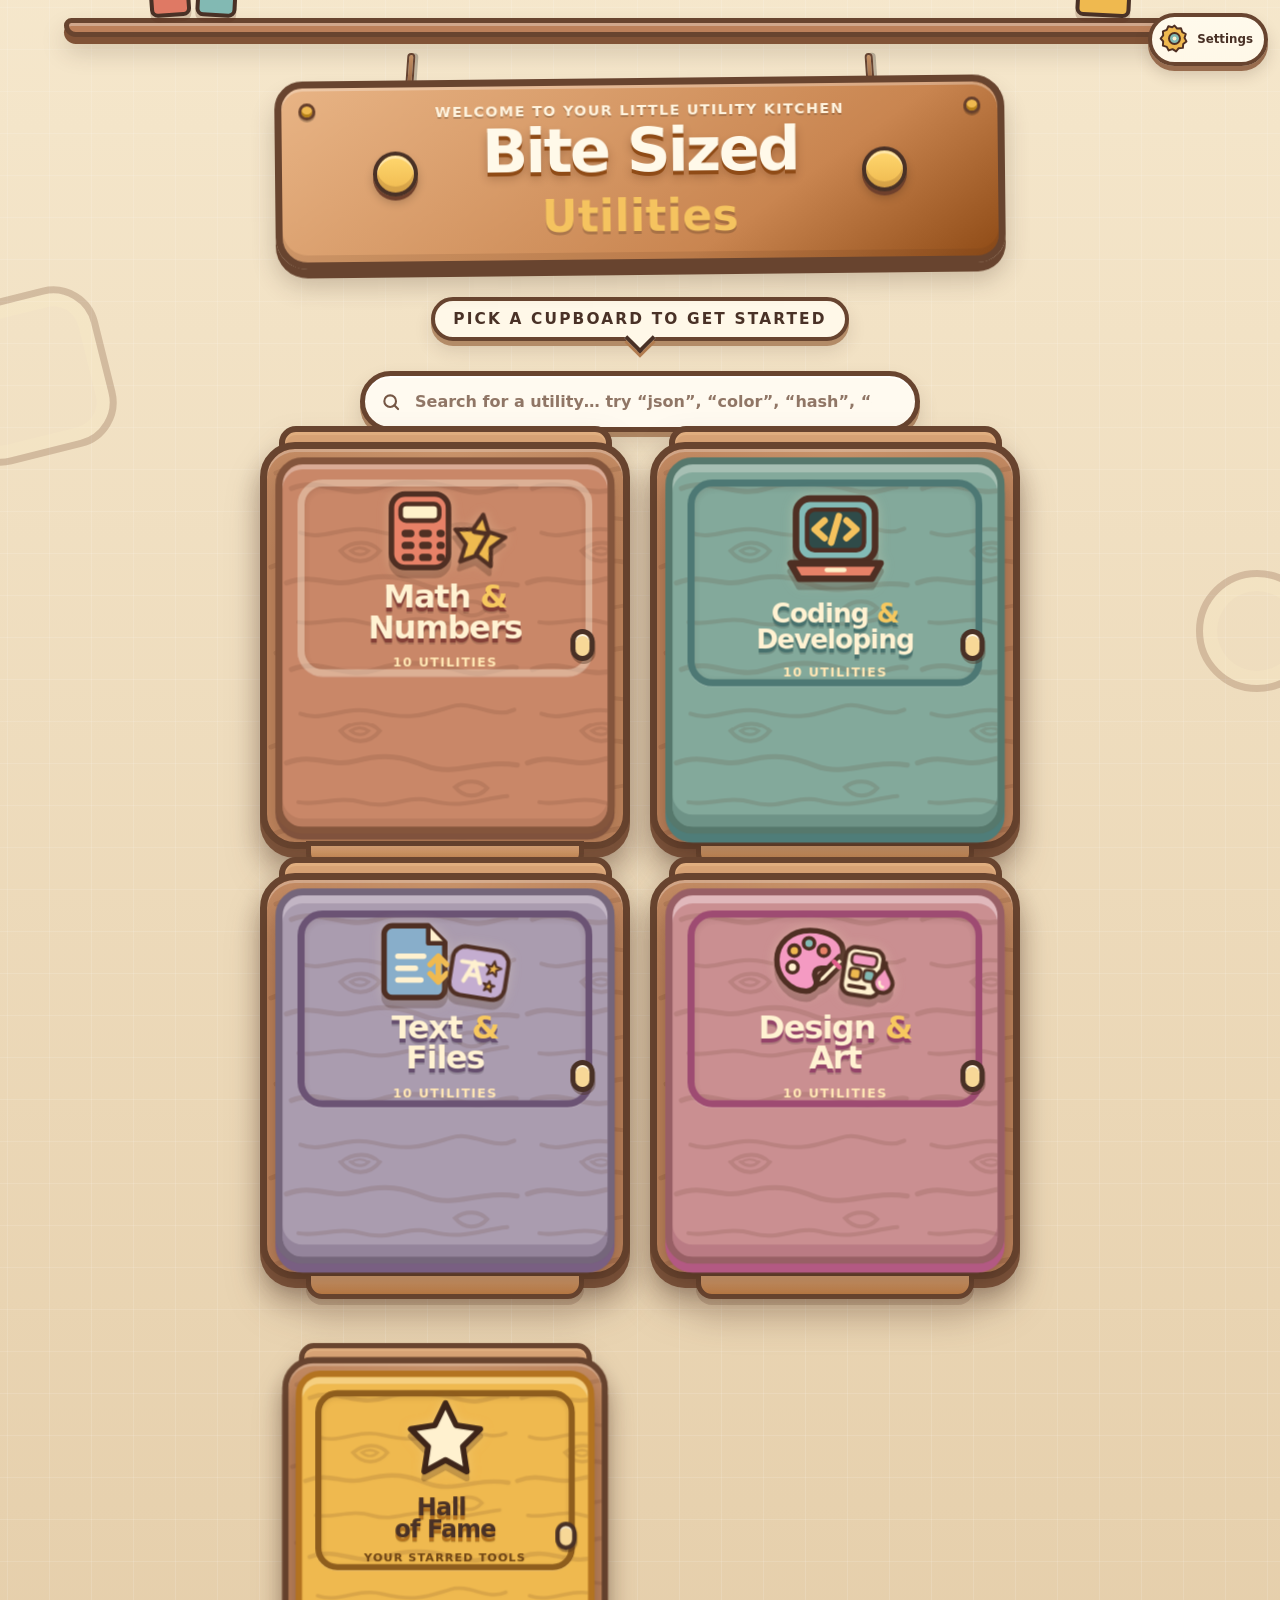
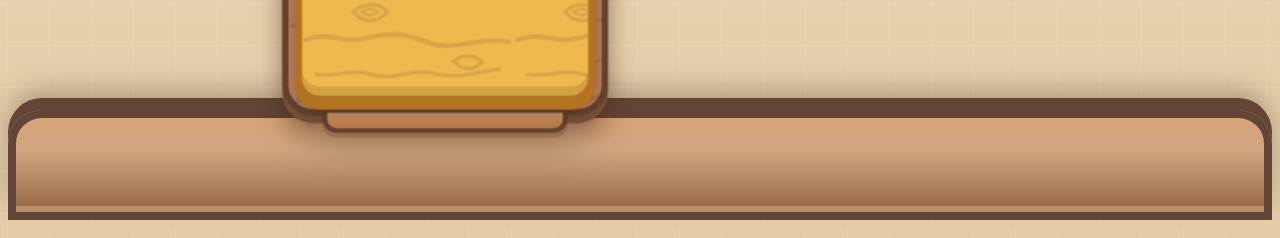
<file: index.html>
<!doctype html>
<html lang="en">
  <head>
    <meta charset="UTF-8" />
    <meta name="viewport" content="width=device-width, initial-scale=1.0" />
    <meta http-equiv="Cache-Control" content="no-cache, no-store, must-revalidate" />
    <meta http-equiv="Pragma" content="no-cache" />
    <meta http-equiv="Expires" content="0" />
    <meta
      name="description"
      content="A cozy 2.5D kitchen filled with playful bite-sized utilities."
    />
    <title>Bite Sized Utilities</title>
    <link rel="icon" href="mirror/assets/waffle-cup-mascot.webp" />
    <link rel="stylesheet" href="mirror/game-v11-q3cd65e58e8.css" />
    <link rel="stylesheet" href="mirror/polish-q269fc20343.css" />
    <link rel="stylesheet" href="mirror/ui-polish-qba71053b59.css" />
    <link rel="stylesheet" href="kitchen-refresh.css" />
  </head>
  <body>
    <svg class="svg-sprite" aria-hidden="true">
      <symbol id="icon-calculator" viewBox="0 0 96 96">
        <rect x="17" y="8" width="62" height="80" rx="15" fill="#e78167" stroke="#4f2f23" stroke-width="6" />
        <rect x="27" y="19" width="42" height="18" rx="6" fill="#fff1c9" stroke="#4f2f23" stroke-width="5" />
        <path d="M32 51h6m13 0h6m13 0h1M32 64h6m13 0h6m13 0h1M32 77h6m13 0h6m13 0h1" stroke="#4f2f23" stroke-width="8" stroke-linecap="round" />
      </symbol>
      <symbol id="icon-graph" viewBox="0 0 96 96">
        <rect x="9" y="12" width="78" height="70" rx="14" fill="#82bbb6" stroke="#4f2f23" stroke-width="6" />
        <path d="M24 23v45h54M24 56h54M24 41h54M41 23v45M59 23v45" fill="none" stroke="#fff0cb" stroke-width="3" opacity=".9" />
        <path d="M25 64c10-2 13-20 23-19 10 2 10 13 18 10 7-3 8-22 14-25" fill="none" stroke="#b84f42" stroke-width="7" stroke-linecap="round" stroke-linejoin="round" />
      </symbol>
      <symbol id="icon-body" viewBox="0 0 96 96">
        <path d="M20 83c0-19 11-31 28-31s28 12 28 31" fill="#91b783" stroke="#4f2f23" stroke-width="6" stroke-linecap="round" />
        <circle cx="48" cy="27" r="17" fill="#f3b26d" stroke="#4f2f23" stroke-width="6" />
        <path d="M39 26h2m14 0h2M40 35c5 4 11 4 16 0" fill="none" stroke="#4f2f23" stroke-width="4" stroke-linecap="round" />
        <path d="M48 59c-9-9-20 3-10 13l10 9 10-9c10-10-1-22-10-13Z" fill="#db6f65" stroke="#4f2f23" stroke-width="4" />
      </symbol>
      <symbol id="icon-fraction" viewBox="0 0 96 96">
        <rect x="18" y="10" width="60" height="76" rx="16" fill="#c6a8ca" stroke="#4f2f23" stroke-width="6" />
        <path d="M30 49h36" stroke="#4f2f23" stroke-width="6" stroke-linecap="round" />
        <circle cx="48" cy="30" r="9" fill="#fff1c9" stroke="#4f2f23" stroke-width="4" />
        <path d="M41 69h14" stroke="#fff1c9" stroke-width="10" stroke-linecap="round" />
      </symbol>
      <symbol id="icon-percent" viewBox="0 0 96 96">
        <path d="M12 25a14 14 0 0 1 14-14h42l17 17-40 54a13 13 0 0 1-18 2L12 72Z" fill="#f0b84f" stroke="#4f2f23" stroke-width="6" stroke-linejoin="round" />
        <circle cx="61" cy="27" r="6" fill="#fff1c9" stroke="#4f2f23" stroke-width="4" />
        <path d="M31 67 62 38M32 42h1m28 23h1" stroke="#4f2f23" stroke-width="8" stroke-linecap="round" />
      </symbol>
      <symbol id="icon-dice" viewBox="0 0 96 96">
        <path d="m19 27 27-15 31 13-27 17Z" fill="#f7d98f" stroke="#4f2f23" stroke-width="6" stroke-linejoin="round" />
        <path d="m19 27 31 15v40L18 66Z" fill="#df7964" stroke="#4f2f23" stroke-width="6" stroke-linejoin="round" />
        <path d="m50 42 27-17 1 41-28 16Z" fill="#83b4ad" stroke="#4f2f23" stroke-width="6" stroke-linejoin="round" />
        <path d="M32 42h1m4 23h1m26-26h1m0 26h1M45 25h1" stroke="#4f2f23" stroke-width="7" stroke-linecap="round" />
      </symbol>
      <symbol id="icon-roman" viewBox="0 0 96 96">
        <path d="M18 13c15 5 28-5 41 0 9 3 14 1 19-1v70c-11 5-21 2-29 0-11-3-20 4-31 0Z" fill="#efd39b" stroke="#4f2f23" stroke-width="6" stroke-linejoin="round" />
        <path d="M31 29h34M34 66h28" stroke="#b77c49" stroke-width="4" stroke-linecap="round" />
        <path d="m31 38 10 24 8-24m5 0v24m-5-24h12" fill="none" stroke="#4f2f23" stroke-width="6" stroke-linecap="round" stroke-linejoin="round" />
      </symbol>
      <symbol id="icon-base" viewBox="0 0 96 96">
        <rect x="7" y="14" width="35" height="31" rx="10" fill="#82bbb6" stroke="#4f2f23" stroke-width="5" />
        <rect x="54" y="51" width="35" height="31" rx="10" fill="#e78167" stroke="#4f2f23" stroke-width="5" />
        <path d="M48 24h21l-7-7m7 7-7 7M48 72H27l7 7m-7-7 7-7" fill="none" stroke="#4f2f23" stroke-width="6" stroke-linecap="round" stroke-linejoin="round" />
        <path d="M19 26h11M68 63v9m-5-4h10" stroke="#fff1c9" stroke-width="6" stroke-linecap="round" />
      </symbol>
      <symbol id="icon-prime" viewBox="0 0 96 96">
        <path d="m48 7 11 23 25 4-18 18 4 26-22-12-22 12 4-26-18-18 25-4Z" fill="#efba4f" stroke="#4f2f23" stroke-width="6" stroke-linejoin="round" />
        <path d="M39 33h20L47 64" fill="none" stroke="#4f2f23" stroke-width="7" stroke-linecap="round" stroke-linejoin="round" />
      </symbol>
      <symbol id="icon-sequence" viewBox="0 0 96 96">
        <rect x="8" y="25" width="25" height="48" rx="8" fill="#e78167" stroke="#4f2f23" stroke-width="5" />
        <rect x="36" y="16" width="25" height="57" rx="8" fill="#f0ba50" stroke="#4f2f23" stroke-width="5" />
        <rect x="64" y="7" width="25" height="66" rx="8" fill="#83b4ad" stroke="#4f2f23" stroke-width="5" />
        <path d="M17 59h7M44 57h9M72 55h9" stroke="#fff1c9" stroke-width="6" stroke-linecap="round" />
      </symbol>
      <symbol id="icon-codehub" viewBox="0 0 96 96">
        <rect x="12" y="11" width="72" height="57" rx="13" fill="#82bbb6" stroke="#4f2f23" stroke-width="6" />
        <rect x="22" y="21" width="52" height="37" rx="7" fill="#2f4b49" stroke="#4f2f23" stroke-width="4" />
        <path d="m38 31-9 8 9 8m20-16 9 8-9 8m-7-20-7 24" fill="none" stroke="#f4c25d" stroke-width="6" stroke-linecap="round" stroke-linejoin="round" />
        <path d="M7 70h82l-8 14H15Z" fill="#e78167" stroke="#4f2f23" stroke-width="6" stroke-linejoin="round" />
        <path d="M40 76h16" stroke="#fff1c9" stroke-width="4" stroke-linecap="round" />
      </symbol>
      <symbol id="icon-json" viewBox="0 0 96 96">
        <rect x="12" y="8" width="72" height="80" rx="17" fill="#d5b3d8" stroke="#4f2f23" stroke-width="6" />
        <path d="M42 25c-9 0-10 5-10 12v4c0 5-3 7-7 7 4 0 7 2 7 7v4c0 7 1 12 10 12M54 25c9 0 10 5 10 12v4c0 5 3 7 7 7-4 0-7 2-7 7v4c0 7-1 12-10 12" fill="none" stroke="#4f2f23" stroke-width="7" stroke-linecap="round" />
        <circle cx="48" cy="47" r="5" fill="#efb94f" stroke="#4f2f23" stroke-width="3" />
      </symbol>
      <symbol id="icon-regex" viewBox="0 0 96 96">
        <rect x="8" y="15" width="80" height="66" rx="17" fill="#efb94f" stroke="#4f2f23" stroke-width="6" />
        <path d="M24 38h20M34 28v20m-8-16 16 13M58 35h1m12 0h1M58 58c5 5 11 5 16 0" fill="none" stroke="#4f2f23" stroke-width="6" stroke-linecap="round" />
        <path d="m54 25 24 24" stroke="#fff1cf" stroke-width="4" stroke-linecap="round" opacity=".9" />
      </symbol>
      <symbol id="icon-codec" viewBox="0 0 96 96">
        <rect x="9" y="12" width="78" height="72" rx="18" fill="#e9947f" stroke="#4f2f23" stroke-width="6" />
        <path d="M25 34h43l-8-8m8 8-8 8M71 61H28l8 8m-8-8 8-8" fill="none" stroke="#4f2f23" stroke-width="6" stroke-linecap="round" stroke-linejoin="round" />
        <circle cx="23" cy="34" r="5" fill="#fff1cf" />
        <circle cx="73" cy="61" r="5" fill="#fff1cf" />
      </symbol>
      <symbol id="icon-hash" viewBox="0 0 96 96">
        <path d="M20 12h56a12 12 0 0 1 12 12v48a12 12 0 0 1-12 12H20A12 12 0 0 1 8 72V24a12 12 0 0 1 12-12Z" fill="#91b782" stroke="#4f2f23" stroke-width="6" />
        <path d="m39 27-7 43m28-43-7 43M24 42h48M21 57h48" fill="none" stroke="#4f2f23" stroke-width="7" stroke-linecap="round" />
      </symbol>
      <symbol id="icon-uuid" viewBox="0 0 96 96">
        <path d="M12 23a11 11 0 0 1 11-11h50a11 11 0 0 1 11 11v50a11 11 0 0 1-11 11H23a11 11 0 0 1-11-11Z" fill="#88aeca" stroke="#4f2f23" stroke-width="6" />
        <path d="M27 31h15m12 0h15M27 48h8m12 0h22M27 65h22m12 0h8" stroke="#fff1cf" stroke-width="7" stroke-linecap="round" />
        <circle cx="45" cy="31" r="4" fill="#efb94f" /><circle cx="39" cy="48" r="4" fill="#e78167" /><circle cx="55" cy="65" r="4" fill="#efb94f" />
      </symbol>
      <symbol id="icon-jwt" viewBox="0 0 96 96">
        <rect x="8" y="17" width="80" height="62" rx="17" fill="#c4add0" stroke="#4f2f23" stroke-width="6" />
        <rect x="18" y="29" width="20" height="38" rx="7" fill="#e78167" stroke="#4f2f23" stroke-width="4" />
        <rect x="42" y="29" width="20" height="38" rx="7" fill="#efb94f" stroke="#4f2f23" stroke-width="4" />
        <rect x="66" y="29" width="12" height="38" rx="6" fill="#82b9b3" stroke="#4f2f23" stroke-width="4" />
        <path d="M25 41h6m-6 12h6m24-12h1m-1 12h1" stroke="#fff1cf" stroke-width="5" stroke-linecap="round" />
      </symbol>
      <symbol id="icon-diff" viewBox="0 0 96 96">
        <path d="M11 15h39a10 10 0 0 1 10 10v55H21A10 10 0 0 1 11 70Z" fill="#e9947f" stroke="#4f2f23" stroke-width="6" />
        <path d="M39 20h36a10 10 0 0 1 10 10v51H49a10 10 0 0 1-10-10Z" fill="#91b782" stroke="#4f2f23" stroke-width="6" />
        <path d="M52 39h21M52 53h21M52 67h12" stroke="#fff1cf" stroke-width="5" stroke-linecap="round" />
        <path d="M18 43h13m-7-7v14" stroke="#4f2f23" stroke-width="5" stroke-linecap="round" />
      </symbol>
      <symbol id="icon-markdown" viewBox="0 0 96 96">
        <rect x="8" y="14" width="80" height="68" rx="17" fill="#88aeca" stroke="#4f2f23" stroke-width="6" />
        <path d="M22 62V34l13 15 13-15v28M60 35v21m-9-9 9 10 10-10" fill="none" stroke="#fff1cf" stroke-width="7" stroke-linecap="round" stroke-linejoin="round" />
      </symbol>
      <symbol id="icon-timestamp" viewBox="0 0 96 96">
        <circle cx="48" cy="49" r="37" fill="#f0c66b" stroke="#4f2f23" stroke-width="6" />
        <path d="M48 27v23l16 10" fill="none" stroke="#4f2f23" stroke-width="7" stroke-linecap="round" stroke-linejoin="round" />
        <path d="M25 12 15 23m56-11 10 11" stroke="#82b9b3" stroke-width="7" stroke-linecap="round" />
        <circle cx="48" cy="49" r="5" fill="#e78167" />
      </symbol>
      <symbol id="icon-files" viewBox="0 0 96 96">
        <path d="M18 9h39l18 18v51a9 9 0 0 1-9 9H18a9 9 0 0 1-9-9V18a9 9 0 0 1 9-9Z" fill="#88aeca" stroke="#4f2f23" stroke-width="6" stroke-linejoin="round" />
        <path d="M57 9v19h18" fill="#fff1cf" stroke="#4f2f23" stroke-width="5" stroke-linejoin="round" />
        <path d="M24 42h28m-28 13h19m-19 13h25" stroke="#fff1cf" stroke-width="6" stroke-linecap="round" />
        <path d="m59 51 9-9 9 9m-9-9v27m9-8-9 9-9-9" fill="none" stroke="#efb94f" stroke-width="6" stroke-linecap="round" stroke-linejoin="round" />
      </symbol>
      <symbol id="icon-textfilters" viewBox="0 0 96 96">
        <rect x="8" y="13" width="80" height="70" rx="18" fill="#c4add0" stroke="#4f2f23" stroke-width="6" />
        <path d="M22 35h31M28 62l12-29 12 29M32 52h16" fill="none" stroke="#fff1cf" stroke-width="6" stroke-linecap="round" stroke-linejoin="round" />
        <path d="m68 28 3 7 8 2-7 4 1 8-6-5-7 4 3-8-6-5 8 1Zm-3 29 2 5 6 1-5 3 1 6-5-4-5 3 2-6-4-4 6 1Z" fill="#efb94f" stroke="#4f2f23" stroke-width="3" stroke-linejoin="round" />
      </symbol>
      <symbol id="icon-wordcount" viewBox="0 0 96 96">
        <rect x="14" y="30" width="68" height="52" rx="16" fill="#88aeca" stroke="#4f2f23" stroke-width="6" />
        <circle cx="48" cy="56" r="15" fill="#fff1cf" stroke="#4f2f23" stroke-width="5" />
        <path d="m48 56 8-8" stroke="#e78167" stroke-width="5" stroke-linecap="round" />
        <path d="M34 30c0-9 6-14 14-14s14 5 14 14" fill="none" stroke="#4f2f23" stroke-width="6" stroke-linecap="round" />
        <path d="M30 68h-4m40 0h-4" stroke="#4f2f23" stroke-width="5" stroke-linecap="round" />
      </symbol>
      <symbol id="icon-findreplace" viewBox="0 0 96 96">
        <circle cx="40" cy="40" r="24" fill="#9ccbc4" stroke="#4f2f23" stroke-width="6" />
        <path d="m58 58 18 18" stroke="#4f2f23" stroke-width="9" stroke-linecap="round" />
        <path d="M31 44c0-7 5-11 10-11m14 14c-1 6-6 10-12 10" fill="none" stroke="#fff1cf" stroke-width="5" stroke-linecap="round" />
        <path d="M41 27l3 6h-7Zm-1 32-3-6h7Z" fill="#fff1cf" stroke="#4f2f23" stroke-width="2" />
      </symbol>
      <symbol id="icon-notes" viewBox="0 0 96 96">
        <path d="M16 18h64v44l-20 20H16Z" fill="#f2c86f" stroke="#4f2f23" stroke-width="6" stroke-linejoin="round" />
        <path d="M80 62H60v20" fill="#fff1cf" stroke="#4f2f23" stroke-width="5" stroke-linejoin="round" />
        <path d="M28 36h40M28 50h28" stroke="#4f2f23" stroke-width="5" stroke-linecap="round" />
        <circle cx="48" cy="14" r="7" fill="#e78167" stroke="#4f2f23" stroke-width="4" />
      </symbol>
      <symbol id="icon-bakery" viewBox="0 0 96 96">
        <path d="M20 46c0-15 12-26 28-26s28 11 28 26" fill="#c4add0" stroke="#4f2f23" stroke-width="6" stroke-linecap="round" />
        <path d="M18 46h60l-7 32H25Z" fill="#e9947f" stroke="#4f2f23" stroke-width="6" stroke-linejoin="round" />
        <path d="M36 54l-2 16m14-16v16m14-16 2 16" stroke="#4f2f23" stroke-width="5" stroke-linecap="round" />
        <circle cx="38" cy="34" r="3.4" fill="#fff1cf" /><circle cx="50" cy="28" r="3.4" fill="#fff1cf" /><circle cx="60" cy="36" r="3.4" fill="#fff1cf" />
      </symbol>
      <symbol id="icon-qr" viewBox="0 0 96 96">
        <rect x="12" y="12" width="72" height="72" rx="14" fill="#fff1cf" stroke="#4f2f23" stroke-width="6" />
        <rect x="24" y="24" width="18" height="18" rx="4" fill="#4f2f23" /><rect x="54" y="24" width="18" height="18" rx="4" fill="#4f2f23" />
        <rect x="24" y="54" width="18" height="18" rx="4" fill="#4f2f23" /><rect x="56" y="56" width="7" height="7" fill="#e78167" />
        <rect x="66" y="64" width="7" height="7" fill="#4f2f23" /><rect x="56" y="66" width="6" height="6" fill="#4f2f23" />
      </symbol>
      <symbol id="icon-emoji" viewBox="0 0 96 96">
        <circle cx="48" cy="48" r="34" fill="#f2c86f" stroke="#4f2f23" stroke-width="6" />
        <circle cx="37" cy="41" r="4.5" fill="#4f2f23" /><circle cx="59" cy="41" r="4.5" fill="#4f2f23" />
        <path d="M33 57c4 7 10 10 15 10s11-3 15-10" fill="none" stroke="#4f2f23" stroke-width="6" stroke-linecap="round" />
        <circle cx="28" cy="52" r="4" fill="#e78167" opacity=".75" /><circle cx="68" cy="52" r="4" fill="#e78167" opacity=".75" />
      </symbol>
      <symbol id="icon-typing" viewBox="0 0 96 96">
        <rect x="8" y="26" width="80" height="44" rx="13" fill="#9ccbc4" stroke="#4f2f23" stroke-width="6" />
        <path d="M20 40h8m8 0h8m8 0h8m8 0h8M20 54h8m8 0h24m8 0h8" stroke="#fff1cf" stroke-width="6" stroke-linecap="round" />
      </symbol>
      <symbol id="icon-speedread" viewBox="0 0 96 96">
        <path d="M48 26c-8-7-19-9-30-8v52c11-1 22 1 30 8 8-7 19-9 30-8V18c-11-1-22 1-30 8Z" fill="#88aeca" stroke="#4f2f23" stroke-width="6" stroke-linejoin="round" />
        <path d="M48 26v52" stroke="#4f2f23" stroke-width="5" />
        <path d="M26 36h12m-12 12h12m20-12h12m-12 12h12" stroke="#fff1cf" stroke-width="5" stroke-linecap="round" />
        <path d="M10 12h20M6 20h16" stroke="#e78167" stroke-width="5" stroke-linecap="round" />
      </symbol>
            <symbol id="icon-sifter" viewBox="0 0 96 96">
        <path d="M20 34h56l-8 30a14 14 0 0 1-13 10H41a14 14 0 0 1-13-10Z" fill="#9ccbc4" stroke="#4f2f23" stroke-width="6" stroke-linejoin="round" />
        <path d="M14 34h68" stroke="#4f2f23" stroke-width="6" stroke-linecap="round" />
        <path d="M36 46v16m12-16v16m12-16v16" stroke="#fff1cf" stroke-width="5" stroke-linecap="round" />
        <circle cx="40" cy="76" r="3" fill="#efb94f" /><circle cx="52" cy="80" r="3" fill="#efb94f" /><circle cx="60" cy="74" r="3" fill="#efb94f" />
      </symbol>
      <symbol id="icon-letterlab" viewBox="0 0 96 96">
        <path d="M38 12h20M42 12v22L22 70a12 12 0 0 0 11 16h30a12 12 0 0 0 11-16L54 34V12" fill="#c4add0" stroke="#4f2f23" stroke-width="6" stroke-linejoin="round" />
        <path d="M32 62h32l6 12a8 8 0 0 1-7 10H33a8 8 0 0 1-7-10Z" fill="#e78167" stroke="#4f2f23" stroke-width="5" stroke-linejoin="round" />
        <path d="M42 70h12m-9 8h8" stroke="#fff1cf" stroke-width="5" stroke-linecap="round" />
      </symbol>
      <symbol id="icon-ladle" viewBox="0 0 96 96">
        <path d="M64 12c6 10 6 22-2 32" fill="none" stroke="#4f2f23" stroke-width="7" stroke-linecap="round" />
        <path d="M22 48h52v6a26 26 0 0 1-52 0Z" fill="#e9947f" stroke="#4f2f23" stroke-width="6" stroke-linejoin="round" />
        <circle cx="38" cy="38" r="4" fill="#efb94f" stroke="#4f2f23" stroke-width="3" />
        <path d="m48 26 2 6 6 1-4 4 1 6-5-3-5 3 1-6-4-4 6-1Z" fill="#efb94f" stroke="#4f2f23" stroke-width="3" stroke-linejoin="round" />
      </symbol>
      <symbol id="icon-recipecards" viewBox="0 0 96 96">
        <rect x="12" y="20" width="72" height="56" rx="10" fill="#fff1cf" stroke="#4f2f23" stroke-width="6" />
        <path d="M12 36h72" stroke="#4f2f23" stroke-width="5" />
        <path d="M24 50h34m-34 12h24" stroke="#88aeca" stroke-width="5" stroke-linecap="round" />
        <path d="M70 56c4-6 12-4 12 2 0 5-7 9-12 12-5-3-12-7-12-12 0-6 8-8 12-2Z" fill="#e78167" stroke="#4f2f23" stroke-width="4" stroke-linejoin="round" />
      </symbol>
      <symbol id="icon-wonders" viewBox="0 0 96 96">
        <circle cx="48" cy="42" r="28" fill="#c4add0" stroke="#4f2f23" stroke-width="6" />
        <path d="M34 34c3-6 9-10 14-10" fill="none" stroke="#fff1cf" stroke-width="5" stroke-linecap="round" />
        <path d="M30 74h36l6 10H24Z" fill="#efb94f" stroke="#4f2f23" stroke-width="6" stroke-linejoin="round" />
        <path d="m58 30 3 6 6 1-4 4 1 6-6-3-5 3 1-6-4-4 6-1Z" fill="#fff1cf" stroke="#4f2f23" stroke-width="3" stroke-linejoin="round" />
      </symbol>
      <symbol id="icon-banner" viewBox="0 0 96 96">
        <path d="M12 16h72" stroke="#4f2f23" stroke-width="6" stroke-linecap="round" />
        <path d="M20 16h16v22l-8-6-8 6Z" fill="#e78167" stroke="#4f2f23" stroke-width="5" stroke-linejoin="round" />
        <path d="M40 16h16v22l-8-6-8 6Z" fill="#efb94f" stroke="#4f2f23" stroke-width="5" stroke-linejoin="round" />
        <path d="M60 16h16v22l-8-6-8 6Z" fill="#82b9b3" stroke="#4f2f23" stroke-width="5" stroke-linejoin="round" />
        <path d="M28 60h40M28 74h28" stroke="#4f2f23" stroke-width="6" stroke-linecap="round" />
      </symbol>
      <symbol id="icon-reflow" viewBox="0 0 96 96">
        <path d="M18 34h60v26a18 18 0 0 1-18 18H36a18 18 0 0 1-18-18Z" fill="#e9947f" stroke="#4f2f23" stroke-width="6" stroke-linejoin="round" />
        <path d="M12 34h72" stroke="#4f2f23" stroke-width="6" stroke-linecap="round" />
        <path d="M78 42h8a6 6 0 0 1 0 12h-8" fill="none" stroke="#4f2f23" stroke-width="6" />
        <path d="M40 46v18m0-18c-6 0-8 4-8 7s3 6 8 5" fill="none" stroke="#fff1cf" stroke-width="5" stroke-linecap="round" />
        <path d="M56 46h10m-10 9h8m-8 9h10" stroke="#fff1cf" stroke-width="5" stroke-linecap="round" />
      </symbol>
      <symbol id="icon-cipher" viewBox="0 0 96 96">
        <path d="M40 12h16v14l10 12v38a10 10 0 0 1-10 10H40a10 10 0 0 1-10-10V38l10-12Z" fill="#c4add0" stroke="#4f2f23" stroke-width="6" stroke-linejoin="round" />
        <path d="M30 52h36" stroke="#4f2f23" stroke-width="5" />
        <circle cx="48" cy="64" r="7" fill="#efb94f" stroke="#4f2f23" stroke-width="4" />
        <path d="M48 68v8" stroke="#4f2f23" stroke-width="5" stroke-linecap="round" />
      </symbol>
      <symbol id="icon-artstudio" viewBox="0 0 96 96">
        <path d="M48 14c-21 0-36 14-36 32 0 18 14 34 32 34 6 0 11-4 11-9 0-3-2-6-2-9 0-4 3-7 7-7h6c10 0 18-8 18-18 0-13-15-23-36-23Z" fill="#f49ac2" stroke="#4f2f23" stroke-width="6" stroke-linejoin="round" />
        <circle cx="31" cy="36" r="6" fill="#efb94f" stroke="#4f2f23" stroke-width="4" />
        <circle cx="47" cy="28" r="6" fill="#82b9b3" stroke="#4f2f23" stroke-width="4" />
        <circle cx="63" cy="36" r="6" fill="#e78167" stroke="#4f2f23" stroke-width="4" />
        <circle cx="29" cy="54" r="6" fill="#fff1cf" stroke="#4f2f23" stroke-width="4" />
        <path d="m58 64 22-22 6 6-22 22-10 4Z" fill="#fff1cf" stroke="#4f2f23" stroke-width="5" stroke-linejoin="round" />
        <path d="m74 48 6 6" stroke="#e05a8b" stroke-width="5" stroke-linecap="round" />
      </symbol>
      <symbol id="icon-colorpicker" viewBox="0 0 96 96">
        <rect x="12" y="14" width="54" height="68" rx="14" fill="#fff1cf" stroke="#4f2f23" stroke-width="6" />
        <rect x="21" y="23" width="36" height="16" rx="6" fill="#f49ac2" stroke="#4f2f23" stroke-width="4" />
        <rect x="21" y="44" width="16" height="16" rx="5" fill="#efb94f" stroke="#4f2f23" stroke-width="4" />
        <rect x="41" y="44" width="16" height="16" rx="5" fill="#82b9b3" stroke="#4f2f23" stroke-width="4" />
        <path d="M23 70h22" stroke="#4f2f23" stroke-width="6" stroke-linecap="round" />
        <path d="M70 30c0 11 14 19 14 29a14 14 0 0 1-28 0c0-10 14-18 14-29Z" fill="#f49ac2" stroke="#4f2f23" stroke-width="6" stroke-linejoin="round" />
        <path d="M65 58c0 4 3 7 6 7" fill="none" stroke="#fff1cf" stroke-width="4" stroke-linecap="round" />
      </symbol>
      <symbol id="icon-pixelart" viewBox="0 0 96 96">
        <rect x="12" y="12" width="72" height="72" rx="14" fill="#fff1cf" stroke="#4f2f23" stroke-width="6" />
        <rect x="22" y="24" width="16" height="16" fill="#f49ac2" stroke="#4f2f23" stroke-width="4" />
        <rect x="58" y="24" width="16" height="16" fill="#f49ac2" stroke="#4f2f23" stroke-width="4" />
        <rect x="22" y="40" width="52" height="16" fill="#e05a8b" stroke="#4f2f23" stroke-width="4" />
        <rect x="38" y="56" width="20" height="16" fill="#efb94f" stroke="#4f2f23" stroke-width="4" />
      </symbol>
      <symbol id="icon-gradient" viewBox="0 0 96 96">
        <rect x="10" y="14" width="76" height="68" rx="16" fill="#f49ac2" stroke="#4f2f23" stroke-width="6" />
        <path d="M13 48c18-12 34 10 70-8v26a12 12 0 0 1-12 12H25a12 12 0 0 1-12-12Z" fill="#efb94f" stroke="#4f2f23" stroke-width="5" />
        <circle cx="32" cy="31" r="8" fill="#fff1cf" stroke="#4f2f23" stroke-width="4" />
        <path d="M54 28h18M58 38h14" stroke="#fff1cf" stroke-width="5" stroke-linecap="round" />
      </symbol>
      <symbol id="icon-palette" viewBox="0 0 96 96">
        <rect x="12" y="14" width="72" height="68" rx="15" fill="#fff1cf" stroke="#4f2f23" stroke-width="6" />
        <rect x="20" y="22" width="14" height="52" rx="5" fill="#f49ac2" stroke="#4f2f23" stroke-width="4" />
        <rect x="34" y="22" width="14" height="52" rx="5" fill="#efb94f" stroke="#4f2f23" stroke-width="4" />
        <rect x="48" y="22" width="14" height="52" rx="5" fill="#82b9b3" stroke="#4f2f23" stroke-width="4" />
        <rect x="62" y="22" width="14" height="52" rx="5" fill="#c4add0" stroke="#4f2f23" stroke-width="4" />
      </symbol>
      <symbol id="icon-boxshadow" viewBox="0 0 96 96">
        <rect x="28" y="28" width="54" height="54" rx="14" fill="#b35983" stroke="#4f2f23" stroke-width="5" />
        <rect x="14" y="14" width="54" height="54" rx="14" fill="#fff1cf" stroke="#4f2f23" stroke-width="6" />
        <circle cx="41" cy="41" r="11" fill="#f49ac2" stroke="#4f2f23" stroke-width="4" />
      </symbol>
      <symbol id="icon-blobmaker" viewBox="0 0 96 96">
        <path d="M49 14c19-2 33 11 31 29-2 17 7 31-12 37-18 6-39 4-49-12-10-15-2-36 12-45 6-4 12-8 18-9Z" fill="#f49ac2" stroke="#4f2f23" stroke-width="6" stroke-linejoin="round" />
        <circle cx="38" cy="42" r="4.5" fill="#4f2f23" />
        <circle cx="58" cy="42" r="4.5" fill="#4f2f23" />
        <path d="M40 55c5 5 11 5 16 0" fill="none" stroke="#4f2f23" stroke-width="5" stroke-linecap="round" />
      </symbol>
      <symbol id="icon-pattern" viewBox="0 0 96 96">
        <rect x="12" y="12" width="72" height="72" rx="16" fill="#c4add0" stroke="#4f2f23" stroke-width="6" />
        <circle cx="32" cy="32" r="8" fill="#fff1cf" stroke="#4f2f23" stroke-width="4" />
        <circle cx="64" cy="32" r="8" fill="#f49ac2" stroke="#4f2f23" stroke-width="4" />
        <circle cx="32" cy="64" r="8" fill="#efb94f" stroke="#4f2f23" stroke-width="4" />
        <circle cx="64" cy="64" r="8" fill="#fff1cf" stroke="#4f2f23" stroke-width="4" />
      </symbol>
      <symbol id="icon-fontpair" viewBox="0 0 96 96">
        <rect x="10" y="14" width="76" height="68" rx="16" fill="#88aeca" stroke="#4f2f23" stroke-width="6" />
        <path d="M22 66 36 28l14 38M26 55h20" fill="none" stroke="#fff1cf" stroke-width="6" stroke-linecap="round" stroke-linejoin="round" />
        <path d="M68 45v21m0-16c-4-4-12-3-12 6s8 10 12 6" fill="none" stroke="#efb94f" stroke-width="6" stroke-linecap="round" stroke-linejoin="round" />
      </symbol>
      <symbol id="icon-stickermaker" viewBox="0 0 96 96">
        <path d="m48 10 11 10 15-3 4 14 13 8-7 13 5 14-14 6-6 14-15-4-11 10-11-10-15 4-6-14-14-6 5-14-7-13 13-8 4-14 15 3Z" fill="#efb94f" stroke="#4f2f23" stroke-width="5" stroke-linejoin="round" />
        <path d="M48 64c-9-7-18-13-18-21 0-6 5-10 10-10 4 0 6 2 8 5 2-3 4-5 8-5 5 0 10 4 10 10 0 8-9 14-18 21Z" fill="#f49ac2" stroke="#4f2f23" stroke-width="4" stroke-linejoin="round" />
      </symbol>
      <symbol id="icon-settings" viewBox="0 0 96 96">
        <path d="m48 8 8 9 12-1 4 12 11 6-4 12 6 11-10 8-1 12-13 1-8 10-11-7-12 4-6-11-12-4 1-13-8-9 8-10-1-12 12-5 5-11 12 3Z" fill="#efb94f" stroke="#4f2f23" stroke-width="6" stroke-linejoin="round" />
        <circle cx="48" cy="48" r="17" fill="#82b9b3" stroke="#4f2f23" stroke-width="6" />
        <circle cx="48" cy="48" r="6" fill="#fff1cf" />
      </symbol>
      <symbol id="icon-close" viewBox="0 0 48 48">
        <path d="m14 14 20 20m0-20L14 34" stroke="currentColor" stroke-width="7" stroke-linecap="round" />
      </symbol>
    </svg>

    <section class="home-screen" id="homeScreen" aria-labelledby="homeTitle">
      <button class="home-wall" id="homeWall" aria-label="Bounce the waffle kitchen wall"></button>
      <div class="home-top-shelf" aria-hidden="true">
        <span></span><span></span><span></span>
      </div>

      <header class="home-header">
        <div class="hanging-rope hanging-rope-left" aria-hidden="true"></div>
        <div class="hanging-rope hanging-rope-right" aria-hidden="true"></div>
        <div class="title-sign home-title-sign">
          <span class="home-title-bite" aria-hidden="true">•</span>
          <div>
            <p>Welcome to your little utility kitchen</p>
            <h1 id="homeTitle">Bite Sized<br /><span>Utilities</span></h1>
          </div>
          <span class="home-title-bite" aria-hidden="true">•</span>
        </div>
      </header>

      <main class="home-kitchen">
        <div class="home-stage home-stage-two">
          <div class="home-category-area">
            <p class="home-prompt">Pick a cupboard to get started</p>
            <div class="home-category-grid">
              <div class="home-category-slot">
                <div class="home-cupboard" id="mathHomeCupboard">
                  <div class="home-cupboard-crown" aria-hidden="true"></div>
                  <div class="home-cupboard-frame">
                    <div class="home-cupboard-inside">
                      <span class="home-inside-icon"><svg><use href="#icon-calculator"></use></svg></span>
                      <strong>Math &amp; Numbers</strong>
                      <span>10 tools ready!</span>
                      <span class="home-shelf-board" aria-hidden="true"></span>
                    </div>
                    <button class="home-cupboard-door" id="openMathCupboard" aria-expanded="false" aria-label="Open the Math and Numbers cupboard">
                      <span class="home-door-inset">
                        <span class="home-door-icons" aria-hidden="true">
                          <svg><use href="#icon-calculator"></use></svg>
                          <svg><use href="#icon-prime"></use></svg>
                        </span>
                        <strong>Math <span>&amp;</span><br />Numbers</strong>
                        <small>10 utilities</small>
                      </span>
                      <span class="home-door-knob" aria-hidden="true"></span>
                    </button>
                  </div>
                </div>
              </div>

              <div class="home-category-slot">
                <div class="home-cupboard home-cupboard-code" id="codingHomeCupboard">
                  <div class="home-cupboard-crown" aria-hidden="true"></div>
                  <div class="home-cupboard-frame">
                    <div class="home-cupboard-inside">
                      <span class="home-inside-icon"><svg><use href="#icon-codehub"></use></svg></span>
                      <strong>Coding &amp; Developing</strong>
                      <span>10 tools ready!</span>
                      <span class="home-shelf-board" aria-hidden="true"></span>
                    </div>
                    <button class="home-cupboard-door" id="openCodingCupboard" aria-expanded="false" aria-label="Open the Coding and Developing cupboard">
                      <span class="home-door-inset">
                        <span class="home-door-icons home-door-icons-single" aria-hidden="true">
                          <svg><use href="#icon-codehub"></use></svg>
                        </span>
                        <strong>Coding <span>&amp;</span><br />Developing</strong>
                        <small>10 utilities</small>
                      </span>
                      <span class="home-door-knob" aria-hidden="true"></span>
                    </button>
                  </div>
                </div>
              </div>

              <div class="home-category-slot home-category-slot-text">
                <div class="home-cupboard home-cupboard-text" id="textHomeCupboard">
                  <div class="home-cupboard-crown" aria-hidden="true"></div>
                  <div class="home-cupboard-frame">
                    <div class="home-cupboard-inside">
                      <span class="home-inside-icon"><svg><use href="#icon-files"></use></svg></span>
                      <strong>Text &amp; Files</strong>
                      <span>10 tools ready!</span>
                      <span class="home-shelf-board" aria-hidden="true"></span>
                    </div>
                    <button class="home-cupboard-door" id="openTextCupboard" aria-expanded="false" aria-label="Open the Text and Files cupboard">
                      <span class="home-door-inset">
                        <span class="home-door-icons" aria-hidden="true">
                          <svg><use href="#icon-files"></use></svg>
                          <svg><use href="#icon-textfilters"></use></svg>
                        </span>
                        <strong>Text <span>&amp;</span><br />Files</strong>
                        <small>10 utilities</small>
                      </span>
                      <span class="home-door-knob" aria-hidden="true"></span>
                    </button>
                  </div>
                </div>
              </div>

              <div class="home-category-slot home-category-slot-design">
                <div class="home-cupboard home-cupboard-design" id="designHomeCupboard">
                  <div class="home-cupboard-crown" aria-hidden="true"></div>
                  <div class="home-cupboard-frame">
                    <div class="home-cupboard-inside">
                      <span class="home-inside-icon"><svg><use href="#icon-artstudio"></use></svg></span>
                      <strong>Design &amp; Art</strong>
                      <span>10 tools ready!</span>
                      <span class="home-shelf-board" aria-hidden="true"></span>
                    </div>
                    <button class="home-cupboard-door" id="openDesignCupboard" aria-expanded="false" aria-label="Open the Design and Art cupboard">
                      <span class="home-door-inset">
                        <span class="home-door-icons" aria-hidden="true">
                          <svg><use href="#icon-artstudio"></use></svg>
                          <svg><use href="#icon-colorpicker"></use></svg>
                        </span>
                        <strong>Design <span>&amp;</span><br />Art</strong>
                        <small>10 utilities</small>
                      </span>
                      <span class="home-door-knob" aria-hidden="true"></span>
                    </button>
                  </div>
                </div>
              </div>
            </div>
          </div>
        </div>
        <div class="home-counter" aria-hidden="true"></div>
      </main>
    </section>

    <div class="game-world math-screen category-screen" id="gameWorld" data-category-screen="math" hidden>
      <button class="waffle-backdrop" id="waffleBackdrop" aria-label="Bounce the waffle wall"></button>

      <nav class="math-nav" aria-label="Kitchen navigation">
        <button class="back-home-button" id="backHome">
          <span aria-hidden="true">←</span>
          Home kitchen
        </button>
      </nav>

      <header class="kitchen-header category-header">
        <div class="hanging-rope hanging-rope-left" aria-hidden="true"></div>
        <div class="hanging-rope hanging-rope-right" aria-hidden="true"></div>
        <div class="title-sign">
          <span class="title-doodle" aria-hidden="true">×</span>
          <div>
            <p>One cupboard. Ten tools.</p>
            <h1>Math <span>&amp;</span> Numbers</h1>
          </div>
          <span class="title-doodle" aria-hidden="true">÷</span>
        </div>
      </header>

      <main class="category-cabinet-scene">
        <section class="open-category-cabinet math-category-cabinet" aria-label="Open Math and Numbers cupboard containing ten utilities">
          <div class="category-cabinet-crown" aria-hidden="true"></div>
          <div class="category-cabinet-frame">
            <div class="category-cabinet-back">
              <div class="category-shelf">
                <button class="shelf-utility" data-tool="calculator" aria-label="Open Calculator">
                  <span class="utility-art utility-art-coral"><svg><use href="#icon-calculator"></use></svg></span>
                  <span>Calculator</span>
                </button>
                <button class="shelf-utility" data-tool="graph" aria-label="Open Graphing Calculator">
                  <span class="utility-art utility-art-teal"><svg><use href="#icon-graph"></use></svg></span>
                  <span>Graphing<br />Calculator</span>
                </button>
              </div>
              <div class="category-shelf">
                <button class="shelf-utility" data-tool="body" aria-label="Open Bodily Calculator">
                  <span class="utility-art utility-art-sage"><svg><use href="#icon-body"></use></svg></span>
                  <span>Bodily<br />Calculator</span>
                </button>
                <button class="shelf-utility" data-tool="fraction" aria-label="Open Fraction Calculator">
                  <span class="utility-art utility-art-lilac"><svg><use href="#icon-fraction"></use></svg></span>
                  <span>Fraction<br />Calculator</span>
                </button>
              </div>
              <div class="category-shelf">
                <button class="shelf-utility" data-tool="percentage" aria-label="Open Percentage Calculator">
                  <span class="utility-art utility-art-honey"><svg><use href="#icon-percent"></use></svg></span>
                  <span>Percentage<br />Calculator</span>
                </button>
                <button class="shelf-utility" data-tool="dice" aria-label="Open Dice Roller">
                  <span class="utility-art utility-art-teal"><svg><use href="#icon-dice"></use></svg></span>
                  <span>Dice Roller</span>
                </button>
              </div>
              <div class="category-shelf">
                <button class="shelf-utility" data-tool="roman" aria-label="Open Roman Numeral Calculator">
                  <span class="utility-art utility-art-parchment"><svg><use href="#icon-roman"></use></svg></span>
                  <span>Roman Numeral<br />Calculator</span>
                </button>
                <button class="shelf-utility" data-tool="base" aria-label="Open Number Base Converter">
                  <span class="utility-art utility-art-coral"><svg><use href="#icon-base"></use></svg></span>
                  <span>Number Base<br />Converter</span>
                </button>
              </div>
              <div class="category-shelf">
                <button class="shelf-utility" data-tool="prime" aria-label="Open Prime Number Checker">
                  <span class="utility-art utility-art-honey"><svg><use href="#icon-prime"></use></svg></span>
                  <span>Prime Number<br />Checker</span>
                </button>
                <button class="shelf-utility" data-tool="sequence" aria-label="Open Sequence Playground">
                  <span class="utility-art utility-art-sage"><svg><use href="#icon-sequence"></use></svg></span>
                  <span>Sequence<br />Playground</span>
                </button>
              </div>
            </div>
          </div>
        </section>
      </main>
    </div>

    <div class="game-world coding-screen category-screen" id="codingWorld" data-category-screen="coding" hidden>
      <button class="waffle-backdrop" id="codingWaffleBackdrop" aria-label="Bounce the waffle wall"></button>

      <nav class="math-nav" aria-label="Kitchen navigation">
        <button class="back-home-button" id="backHomeCoding">
          <span aria-hidden="true">←</span>
          Home kitchen
        </button>
      </nav>

      <header class="kitchen-header category-header">
        <div class="hanging-rope hanging-rope-left" aria-hidden="true"></div>
        <div class="hanging-rope hanging-rope-right" aria-hidden="true"></div>
        <div class="title-sign coding-title-sign">
          <span class="title-doodle" aria-hidden="true">&lt;</span>
          <div>
            <p>Build it. Run it. See it.</p>
            <h1>Coding <span>&amp;</span> Developing</h1>
          </div>
          <span class="title-doodle" aria-hidden="true">/&gt;</span>
        </div>
      </header>

      <main class="category-cabinet-scene coding-cabinet-scene">
        <section class="open-category-cabinet coding-category-cabinet" aria-label="Open Coding and Developing cupboard containing ten utilities">
          <div class="category-cabinet-crown" aria-hidden="true"></div>
          <div class="category-cabinet-frame">
            <div class="category-cabinet-back">
              <div class="category-shelf">
                <button class="shelf-utility" data-tool="codehub" aria-label="Open CodeHub">
                  <span class="utility-art utility-art-code"><svg><use href="#icon-codehub"></use></svg></span>
                  <span>CodeHub</span>
                  <small>Web · Python · C/C++</small>
                </button>
                <button class="shelf-utility" data-tool="jwt" aria-label="Open JWT Inspector">
                  <span class="utility-art utility-art-lilac"><svg><use href="#icon-jwt"></use></svg></span>
                  <span>JWT<br />Inspector</span>
                </button>
              </div>
              <div class="category-shelf">
                <button class="shelf-utility" data-tool="diff" aria-label="Open Diff Checker">
                  <span class="utility-art utility-art-coral"><svg><use href="#icon-diff"></use></svg></span>
                  <span>Diff Checker</span>
                </button>
                <button class="shelf-utility" data-tool="markdown" aria-label="Open Markdown Studio">
                  <span class="utility-art utility-art-teal"><svg><use href="#icon-markdown"></use></svg></span>
                  <span>Markdown<br />Studio</span>
                </button>
              </div>
              <div class="category-shelf">
                <button class="shelf-utility" data-tool="timestamp" aria-label="Open Timestamp Lab">
                  <span class="utility-art utility-art-honey"><svg><use href="#icon-timestamp"></use></svg></span>
                  <span>Timestamp Lab</span>
                </button>
                <button class="shelf-utility" data-tool="json" aria-label="Open JSON Workshop">
                  <span class="utility-art utility-art-lilac"><svg><use href="#icon-json"></use></svg></span>
                  <span>JSON<br />Workshop</span>
                </button>
              </div>
              <div class="category-shelf">
                <button class="shelf-utility" data-tool="regex" aria-label="Open Regex Playground">
                  <span class="utility-art utility-art-honey"><svg><use href="#icon-regex"></use></svg></span>
                  <span>Regex<br />Playground</span>
                </button>
                <button class="shelf-utility" data-tool="codec" aria-label="Open Data Codec">
                  <span class="utility-art utility-art-coral"><svg><use href="#icon-codec"></use></svg></span>
                  <span>Data Codec</span>
                </button>
              </div>
              <div class="category-shelf">
                <button class="shelf-utility" data-tool="hash" aria-label="Open Hash Generator">
                  <span class="utility-art utility-art-sage"><svg><use href="#icon-hash"></use></svg></span>
                  <span>Hash<br />Generator</span>
                </button>
                <button class="shelf-utility" data-tool="uuid" aria-label="Open UUID Forge">
                  <span class="utility-art utility-art-teal"><svg><use href="#icon-uuid"></use></svg></span>
                  <span>UUID Forge</span>
                </button>
              </div>
            </div>
          </div>
        </section>
      </main>
    </div>

    <div class="game-world text-screen category-screen" id="textWorld" data-category-screen="text" hidden>
      <button class="waffle-backdrop" id="textWaffleBackdrop" aria-label="Bounce the waffle wall"></button>

      <nav class="math-nav" aria-label="Kitchen navigation">
        <button class="back-home-button" id="backHomeText">
          <span aria-hidden="true">←</span>
          Home kitchen
        </button>
      </nav>

      <header class="kitchen-header category-header">
        <div class="hanging-rope hanging-rope-left" aria-hidden="true"></div>
        <div class="hanging-rope hanging-rope-right" aria-hidden="true"></div>
        <div class="title-sign text-title-sign">
          <span class="title-doodle" aria-hidden="true">A</span>
          <div>
            <p>Flip it. Filter it. Save it.</p>
            <h1>Text <span>&amp;</span> Files</h1>
          </div>
          <span class="title-doodle" aria-hidden="true">↻</span>
        </div>
      </header>

      <main class="category-cabinet-scene text-cabinet-scene">
        <section class="open-category-cabinet text-category-cabinet" aria-label="Open Text and Files cupboard containing ten utilities">
          <div class="category-cabinet-crown" aria-hidden="true"></div>
          <div class="category-cabinet-frame">
            <div class="category-cabinet-back">
              <div class="category-shelf text-category-shelf">
                <button class="shelf-utility text-shelf-utility" data-tool="fileconverter" aria-label="Open File Converter">
                  <span class="utility-art utility-art-teal"><svg><use href="#icon-files"></use></svg></span>
                  <span>File<br />Converter</span>
                  <small>images · docs · data · audio</small>
                </button>
                <button class="shelf-utility text-shelf-utility" data-tool="textfilters" aria-label="Open Crazy Text Filters">
                  <span class="utility-art utility-art-lilac"><svg><use href="#icon-textfilters"></use></svg></span>
                  <span>Crazy Text<br />Filters</span>
                  <small>46 transformations</small>
                </button>
              </div>
              <div class="category-shelf text-category-shelf">
                <button class="shelf-utility text-shelf-utility" data-tool="wordcounter" aria-label="Open Word Counter">
                  <span class="utility-art utility-art-blue"><svg><use href="#icon-wordcount"></use></svg></span>
                  <span>Word<br />Counter</span>
                  <small>live text scale</small>
                </button>
                <button class="shelf-utility text-shelf-utility" data-tool="findreplace" aria-label="Open Find and Replace">
                  <span class="utility-art utility-art-coral"><svg><use href="#icon-findreplace"></use></svg></span>
                  <span>Find &amp;<br />Replace</span>
                  <small>swap rules + regex</small>
                </button>
              </div>
              <div class="category-shelf text-category-shelf">
                <button class="shelf-utility text-shelf-utility" data-tool="notes" aria-label="Open Fridge Notes">
                  <span class="utility-art utility-art-honey"><svg><use href="#icon-notes"></use></svg></span>
                  <span>Fridge<br />Notes</span>
                  <small>sticky &amp; saved</small>
                </button>
                <button class="shelf-utility text-shelf-utility" data-tool="bakery" aria-label="Open Placeholder Bakery">
                  <span class="utility-art utility-art-sage"><svg><use href="#icon-bakery"></use></svg></span>
                  <span>Placeholder<br />Bakery</span>
                  <small>waffle ipsum</small>
                </button>
              </div>
              <div class="category-shelf text-category-shelf">
                <button class="shelf-utility text-shelf-utility" data-tool="qrsticker" aria-label="Open QR Sticker">
                  <span class="utility-art utility-art-parchment"><svg><use href="#icon-qr"></use></svg></span>
                  <span>QR<br />Sticker</span>
                  <small>text to QR png</small>
                </button>
                <button class="shelf-utility text-shelf-utility" data-tool="typing" aria-label="Open Typing Taste Test">
                  <span class="utility-art utility-art-teal"><svg><use href="#icon-typing"></use></svg></span>
                  <span>Typing<br />Taste Test</span>
                  <small>wpm game</small>
                </button>
              </div>
              <div class="category-shelf text-category-shelf">
                <button class="shelf-utility text-shelf-utility" data-tool="banner" aria-label="Open Banner Butter">
                  <span class="utility-art utility-art-blue"><svg><use href="#icon-banner"></use></svg></span>
                  <span>Banner<br />Butter</span>
                  <small>ascii block art</small>
                </button>
                <button class="shelf-utility text-shelf-utility" data-tool="reflow" aria-label="Open Paragraph Chef">
                  <span class="utility-art utility-art-coral"><svg><use href="#icon-reflow"></use></svg></span>
                  <span>Paragraph<br />Chef</span>
                  <small>wrap &amp; join lines</small>
                </button>
              </div>
            </div>
          </div>
        </section>
      </main>
    </div>

    <div class="game-world design-screen category-screen" id="designWorld" data-category-screen="design" hidden>
      <button class="waffle-backdrop" id="designWaffleBackdrop" aria-label="Bounce the waffle wall"></button>

      <nav class="math-nav" aria-label="Kitchen navigation">
        <button class="back-home-button" id="backHomeDesign">
          <span aria-hidden="true">←</span>
          Home kitchen
        </button>
      </nav>

      <header class="kitchen-header category-header">
        <div class="hanging-rope hanging-rope-left" aria-hidden="true"></div>
        <div class="hanging-rope hanging-rope-right" aria-hidden="true"></div>
        <div class="title-sign design-title-sign">
          <span class="title-doodle" aria-hidden="true">✦</span>
          <div>
            <p>Sketch it. Swatch it. Shine it.</p>
            <h1>Design <span>&amp;</span> Art</h1>
          </div>
          <span class="title-doodle" aria-hidden="true">✿</span>
        </div>
      </header>

      <main class="category-cabinet-scene design-cabinet-scene">
        <section class="open-category-cabinet design-category-cabinet" aria-label="Open Design and Art cupboard containing ten utilities">
          <div class="category-cabinet-crown" aria-hidden="true"></div>
          <div class="category-cabinet-frame">
            <div class="category-cabinet-back">
              <div class="category-shelf design-category-shelf">
                <button class="shelf-utility design-shelf-utility" data-tool="artstudio" aria-label="Open Art Studio">
                  <span class="utility-art utility-art-pink"><svg><use href="#icon-artstudio"></use></svg></span>
                  <span>Art<br />Studio</span>
                  <small>brushes · 32 colors · stamps</small>
                </button>
                <button class="shelf-utility design-shelf-utility" data-tool="colorpicker" aria-label="Open Color Picker">
                  <span class="utility-art utility-art-honey"><svg><use href="#icon-colorpicker"></use></svg></span>
                  <span>Color<br />Picker</span>
                  <small>pick · shades · copy</small>
                </button>
              </div>
              <div class="category-shelf design-category-shelf">
                <button class="shelf-utility design-shelf-utility" data-tool="pixelart" aria-label="Open Pixel Painter">
                  <span class="utility-art utility-art-coral"><svg><use href="#icon-pixelart"></use></svg></span>
                  <span>Pixel<br />Painter</span>
                  <small>retro sprite grid</small>
                </button>
                <button class="shelf-utility design-shelf-utility" data-tool="gradient" aria-label="Open Gradient Mixer">
                  <span class="utility-art utility-art-teal"><svg><use href="#icon-gradient"></use></svg></span>
                  <span>Gradient<br />Mixer</span>
                  <small>smooth blends + CSS</small>
                </button>
              </div>
              <div class="category-shelf design-category-shelf">
                <button class="shelf-utility design-shelf-utility" data-tool="palette" aria-label="Open Palette Baker">
                  <span class="utility-art utility-art-lilac"><svg><use href="#icon-palette"></use></svg></span>
                  <span>Palette<br />Baker</span>
                  <small>5-color theme decks</small>
                </button>
                <button class="shelf-utility design-shelf-utility" data-tool="boxshadow" aria-label="Open Shadow and Glow">
                  <span class="utility-art utility-art-sage"><svg><use href="#icon-boxshadow"></use></svg></span>
                  <span>Shadow &amp;<br />Glow</span>
                  <small>3D card + neon CSS</small>
                </button>
              </div>
              <div class="category-shelf design-category-shelf">
                <button class="shelf-utility design-shelf-utility" data-tool="blobmaker" aria-label="Open Blob Maker">
                  <span class="utility-art utility-art-pink"><svg><use href="#icon-blobmaker"></use></svg></span>
                  <span>Blob<br />Maker</span>
                  <small>organic SVG shapes</small>
                </button>
                <button class="shelf-utility design-shelf-utility" data-tool="pattern" aria-label="Open Pattern Tiles">
                  <span class="utility-art utility-art-blue"><svg><use href="#icon-pattern"></use></svg></span>
                  <span>Pattern<br />Tiles</span>
                  <small>dots · checks · stars</small>
                </button>
              </div>
              <div class="category-shelf design-category-shelf">
                <button class="shelf-utility design-shelf-utility" data-tool="fontpair" aria-label="Open Font Playground">
                  <span class="utility-art utility-art-parchment"><svg><use href="#icon-fontpair"></use></svg></span>
                  <span>Font<br />Playground</span>
                  <small>type styles &amp; preview</small>
                </button>
                <button class="shelf-utility design-shelf-utility" data-tool="stickermaker" aria-label="Open Sticker Maker">
                  <span class="utility-art utility-art-honey"><svg><use href="#icon-stickermaker"></use></svg></span>
                  <span>Sticker<br />Maker</span>
                  <small>custom badges &amp; seals</small>
                </button>
              </div>
            </div>
          </div>
        </section>
      </main>
    </div>

    <button class="settings-launch" id="openSettings" aria-label="Open game settings">
      <svg><use href="#icon-settings"></use></svg>
      <span>Settings</span>
    </button>

    <div class="settings-overlay" id="settingsOverlay" aria-hidden="true">
      <button class="settings-curtain" id="settingsCurtain" aria-label="Close settings"></button>
      <section class="settings-card" role="dialog" aria-modal="true" aria-labelledby="settingsTitle">
        <header class="settings-header">
          <span class="settings-heading-icon"><svg><use href="#icon-settings"></use></svg></span>
          <div>
            <p>Cozy controls</p>
            <h2 id="settingsTitle">Game Settings</h2>
          </div>
          <button class="round-close" id="closeSettings" aria-label="Close settings">
            <svg><use href="#icon-close"></use></svg>
          </button>
        </header>
        <div class="settings-body">
          <section class="settings-section">
            <h3>Kitchen colors</h3>
            <div class="color-setting-grid">
              <label class="color-setting" for="mainColor">
                <span><strong>Main color</strong><small>Signs and game panels</small></span>
                <input id="mainColor" type="color" value="#c98550" />
              </label>
              <label class="color-setting" for="accentColor">
                <span><strong>Accent color</strong><small>Buttons, knobs, and highlights</small></span>
                <input id="accentColor" type="color" value="#efb94f" />
              </label>
            </div>
            <div class="theme-presets" aria-label="Color presets">
              <button data-theme-preset="#c98550,#efb94f" aria-label="Honey kitchen colors"><span style="background:#c98550"></span><span style="background:#efb94f"></span></button>
              <button data-theme-preset="#c86f75,#f0bd69" aria-label="Berry kitchen colors"><span style="background:#c86f75"></span><span style="background:#f0bd69"></span></button>
              <button data-theme-preset="#729b7b,#e9b85c" aria-label="Sage kitchen colors"><span style="background:#729b7b"></span><span style="background:#e9b85c"></span></button>
              <button data-theme-preset="#658fa3,#e99a68" aria-label="Ocean kitchen colors"><span style="background:#658fa3"></span><span style="background:#e99a68"></span></button>
              <button data-theme-preset="#91749b,#e7ac62" aria-label="Plum kitchen colors"><span style="background:#91749b"></span><span style="background:#e7ac62"></span></button>
              <button data-theme-preset="#f49ac2,#efb94f" aria-label="Cotton candy kitchen colors"><span style="background:#f49ac2"></span><span style="background:#efb94f"></span></button>
            </div>
          </section>
          <section class="settings-section">
            <h3>Performance</h3>
            <button class="detail-toggle" id="lowDetailToggle" aria-pressed="false">
              <span class="detail-toggle-copy"><strong>Potato mode</strong><small>Fewer textures, shadows, and animations</small></span>
              <span class="toggle-track" aria-hidden="true"><span></span></span>
            </button>
          </section>
          <button class="game-button settings-reset" id="resetSettings">RESET SETTINGS</button>
        </div>
      </section>
    </div>

    <div class="tool-overlay" id="toolOverlay" aria-hidden="true">
      <button class="overlay-curtain" id="overlayCurtain" aria-label="Close utility"></button>
      <section class="tool-drawer" role="dialog" aria-modal="true" aria-labelledby="toolTitle">
        <div class="drawer-handle" aria-hidden="true"></div>
        <header class="tool-header">
          <div class="tool-heading-icon" id="toolHeadingIcon"></div>
          <div class="tool-heading-copy">
            <p id="toolCategory">Math &amp; Numbers</p>
            <h2 id="toolTitle"></h2>
          </div>
          <button class="round-close" id="closeTool" aria-label="Back to cupboards">
            <svg><use href="#icon-close"></use></svg>
          </button>
        </header>
        <div class="tool-body" id="toolBody"></div>
      </section>
    </div>

    <div class="toast" id="toast" role="status" aria-live="polite"></div>
    <div class="confetti-field" id="confettiField" aria-hidden="true"></div>
    <div hidden aria-hidden="true">
      <div id="homeMascot"><span id="homeMascotSpeech"></span></div>
      <div id="waffleMascot"><span id="mascotSpeech"></span></div>
      <div id="codingMascot"><span id="codingMascotSpeech"></span></div>
      <div id="textMascot"><span id="textMascotSpeech"></span></div>
      <div id="designMascot"><span id="designMascotSpeech"></span></div>
    </div>

    <script src="mirror/text-files-converter-v2-qda255aed1d.js"></script>
    <script src="mirror/text-files-filters-v1-qda255aed1d.js"></script>
    <script src="mirror/text-files-extra-v1-qda255aed1d.js"></script>
    <script src="mirror/text-files-extra-v2-qda255aed1d.js"></script>
    <script src="mirror/design-art-v1-qda255aed1d.js"></script>
    <script src="mirror/game-v11-q3cd65e58e8.js"></script>
    <script src="mirror/ui-polish-qabf94a68b4.js"></script>
  </body>
</html>
</file>
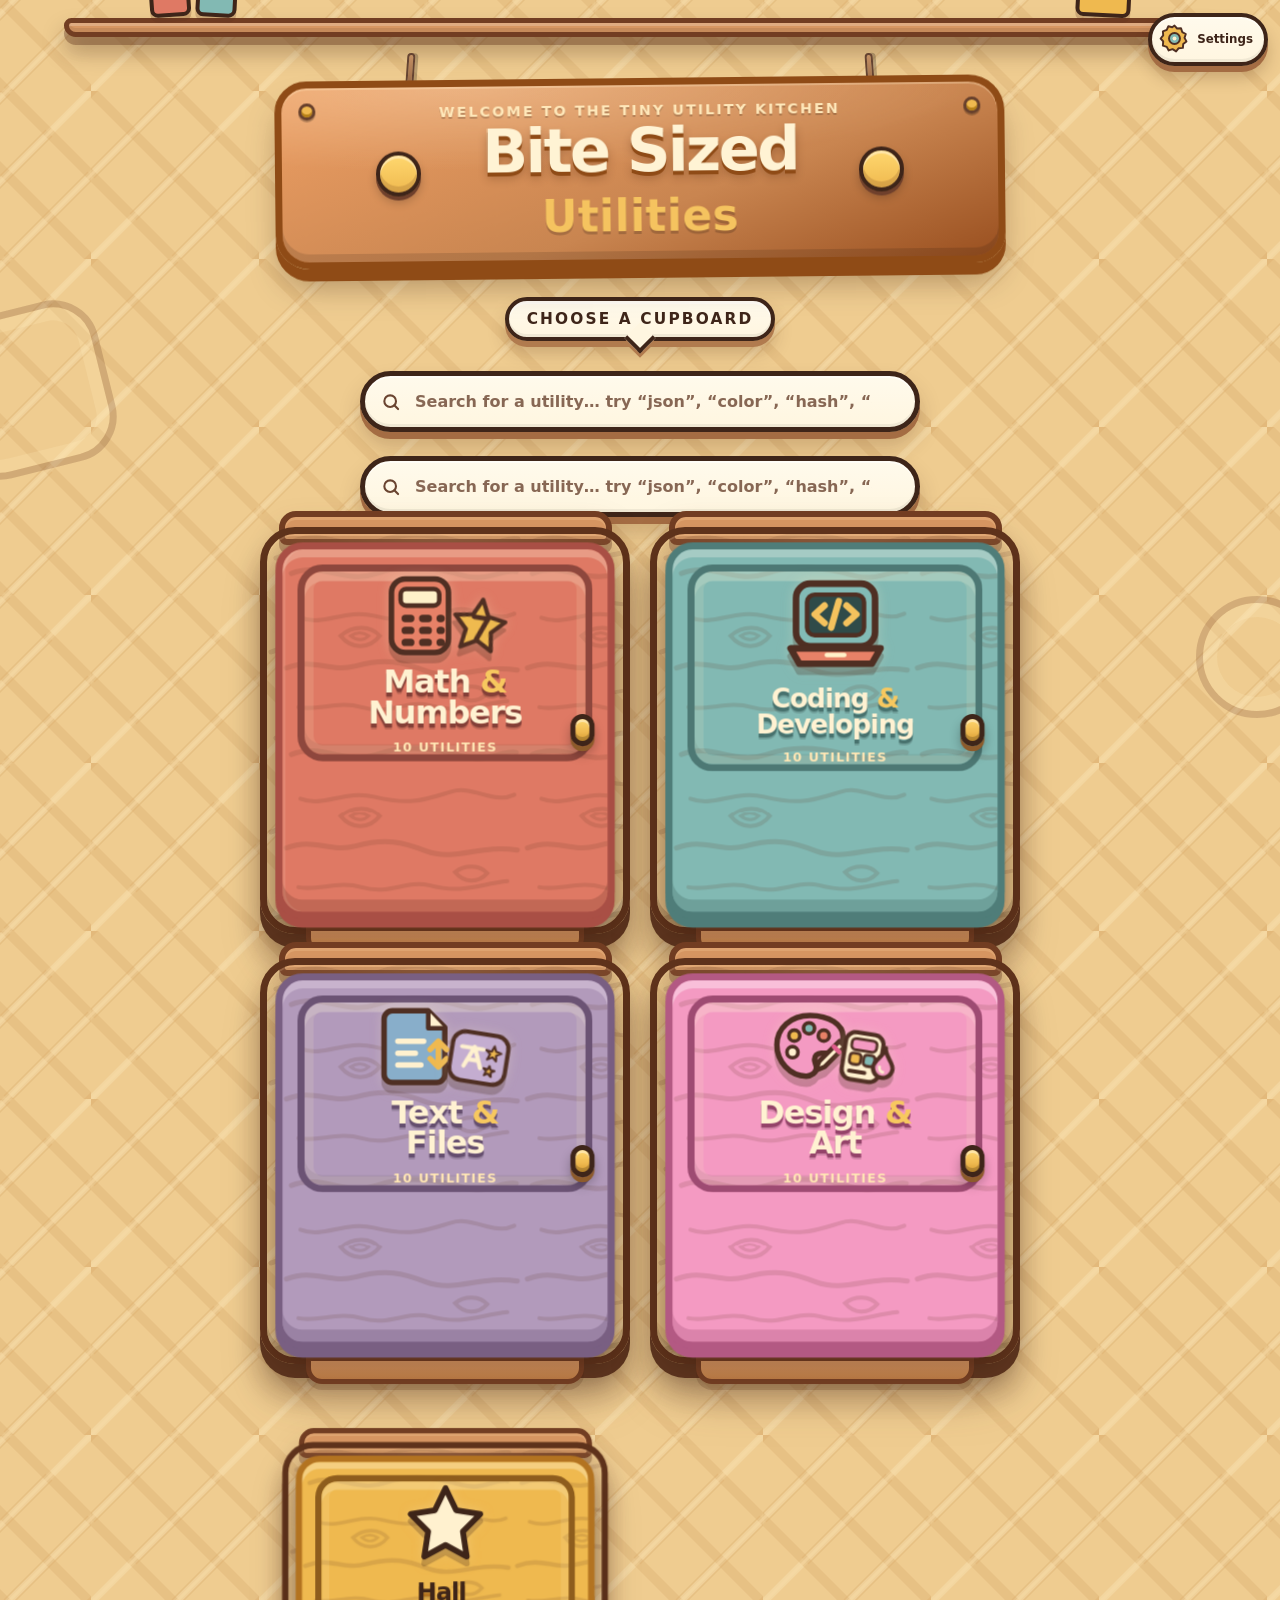
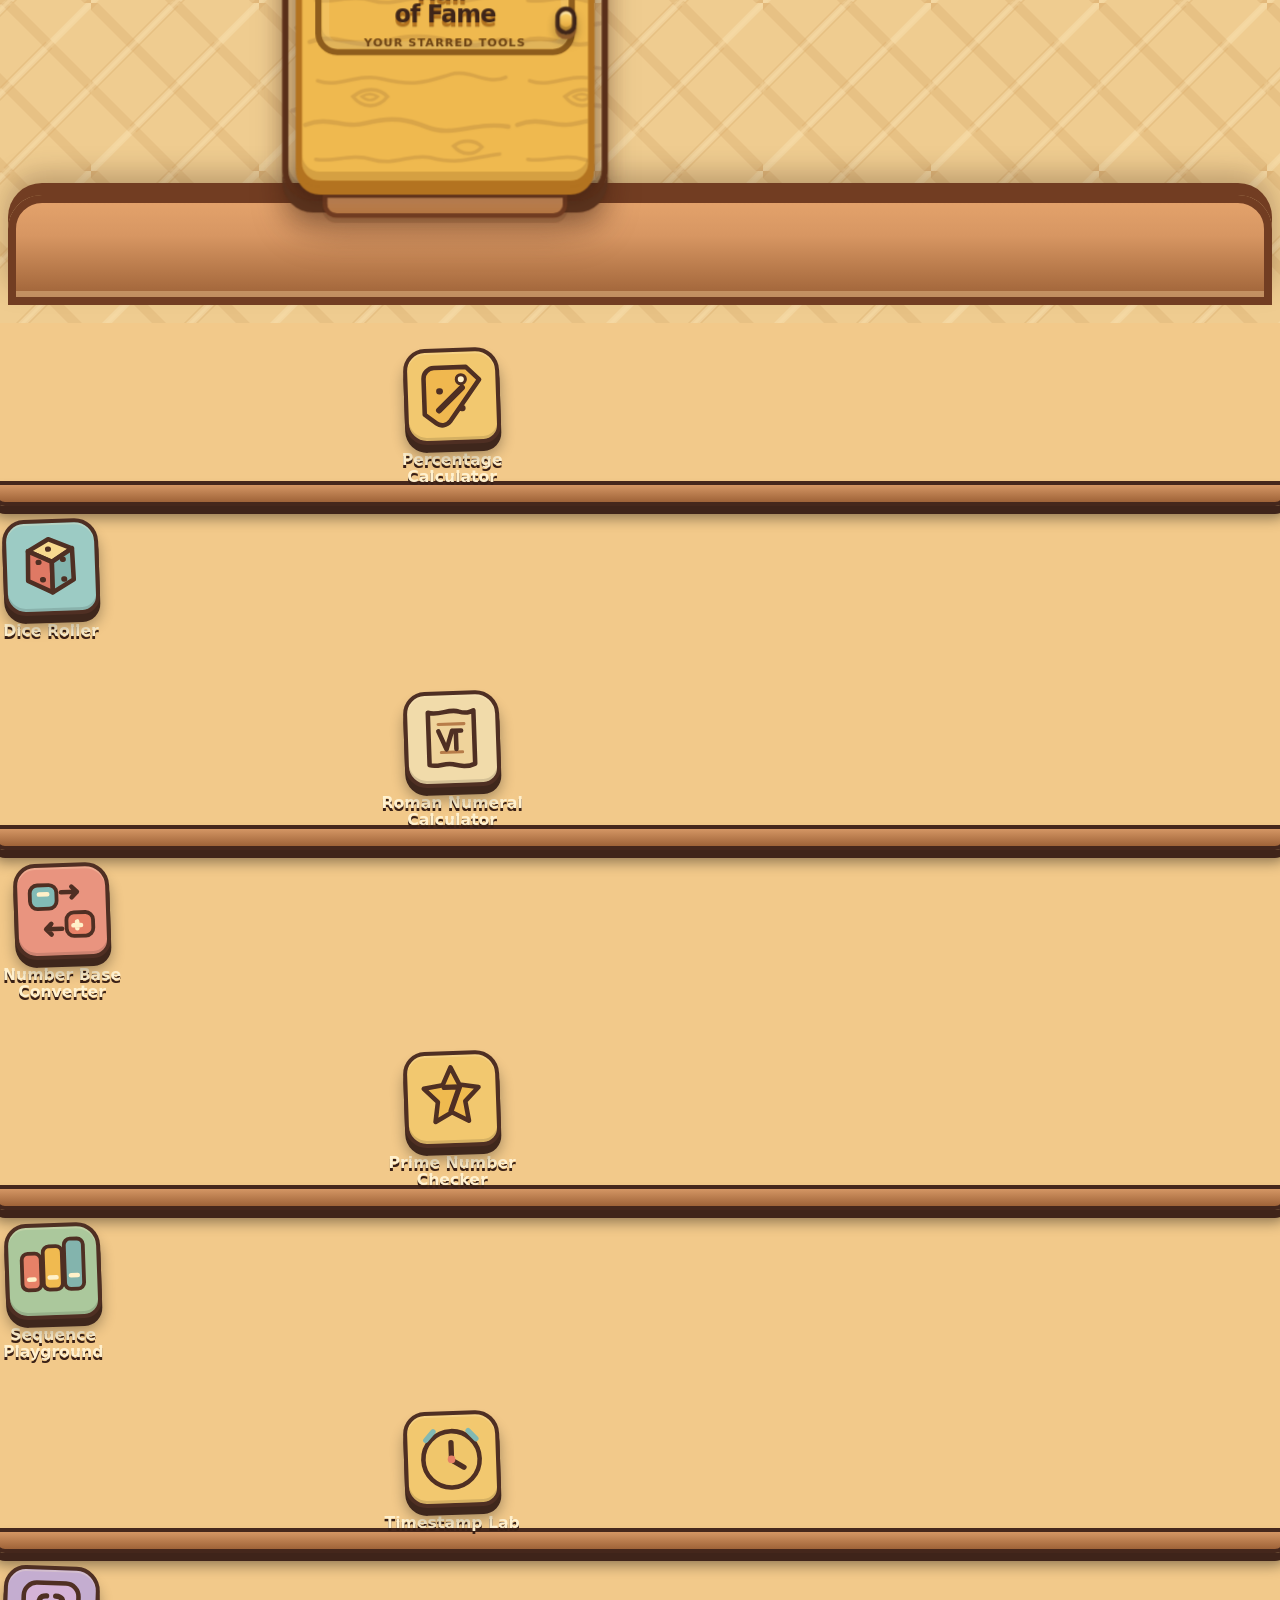
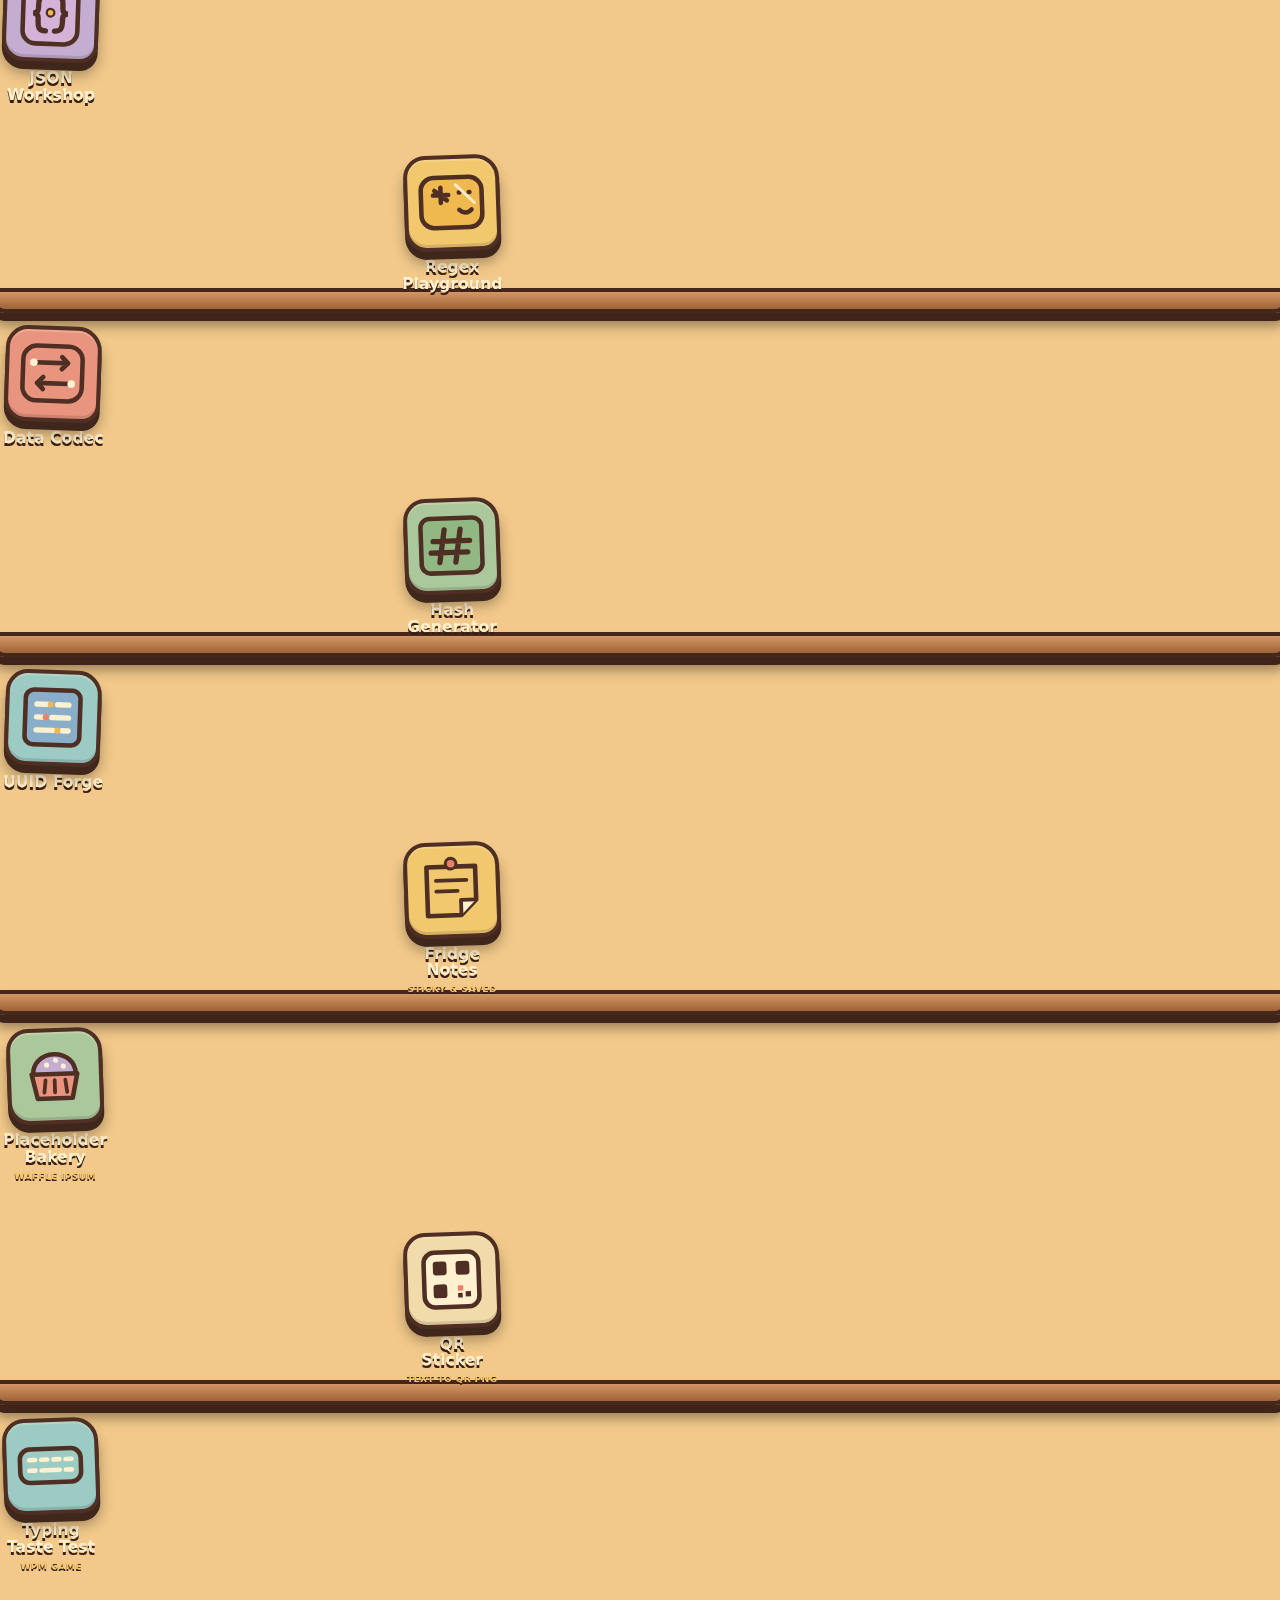
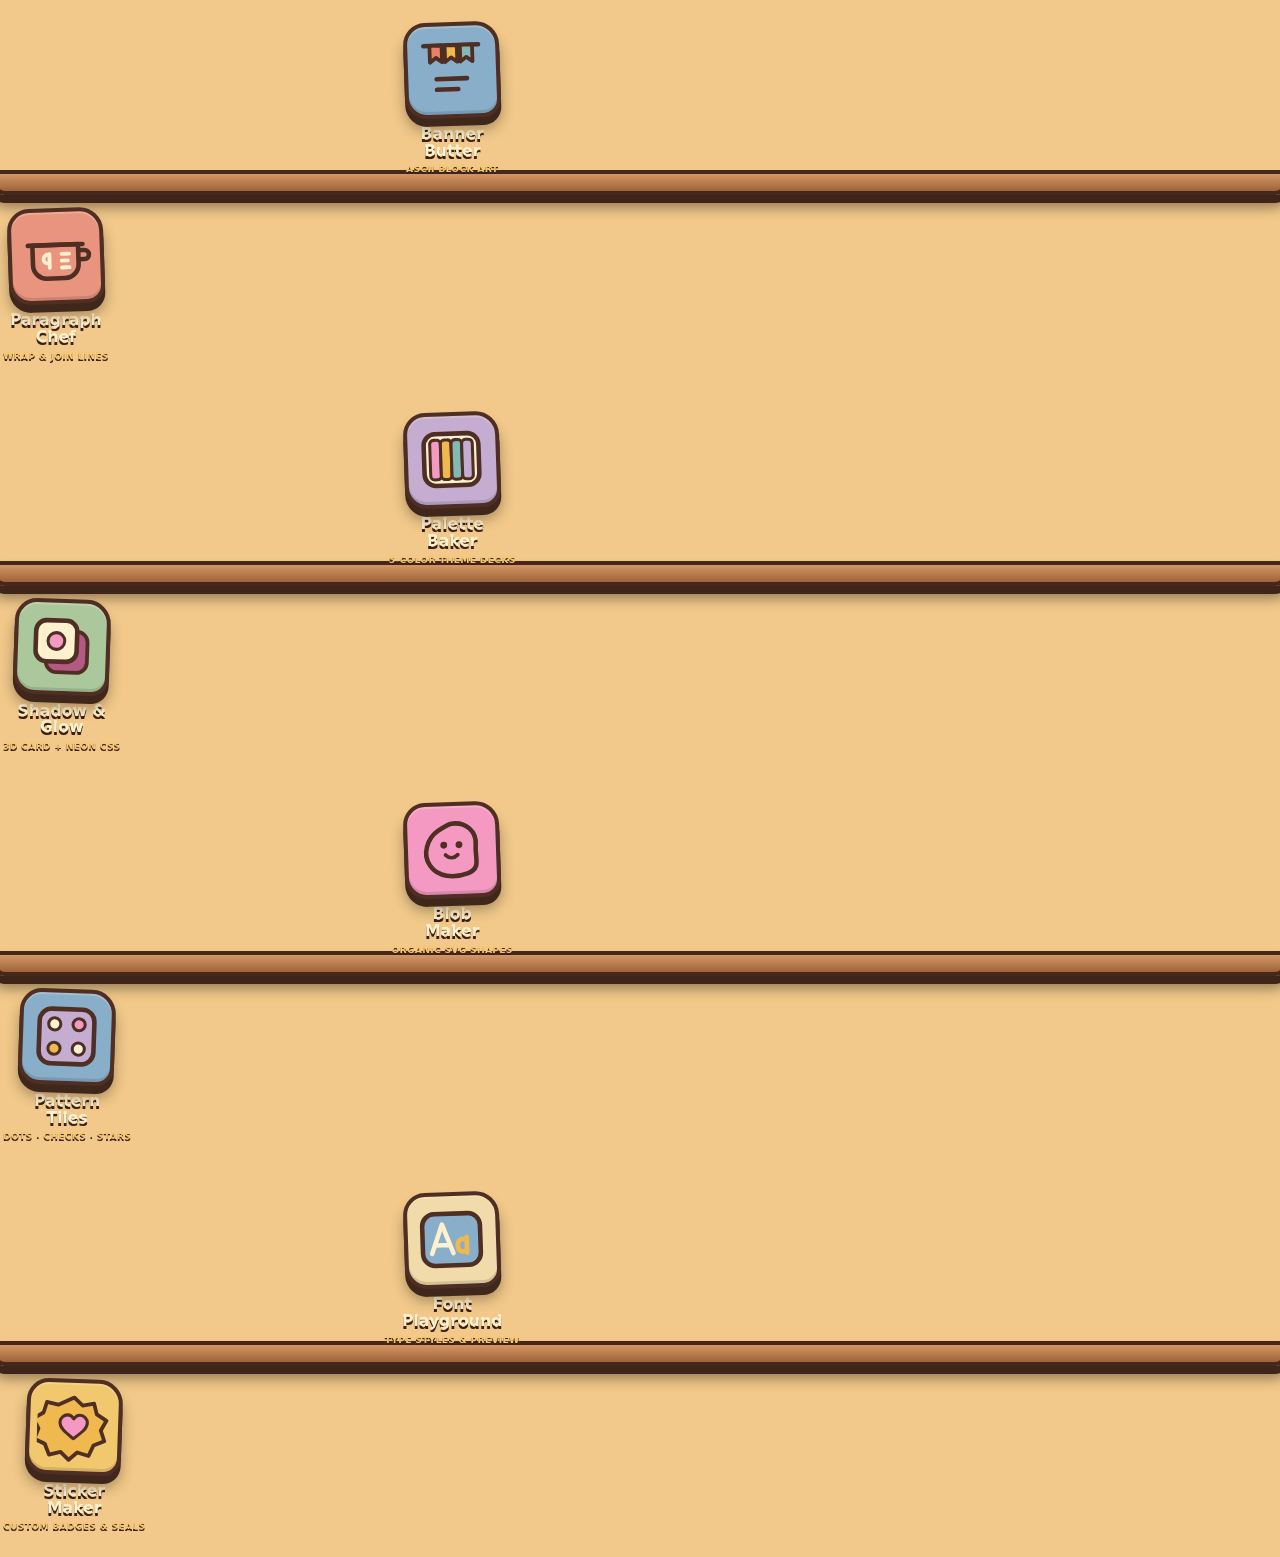
<file: mirror/index.html>
<!DOCTYPE html>
<html lang="en" style="--theme-main: #c98550; --theme-main-dark: #8f4b16; --honey: #efb94f; --honey-dark: #b88218;"><head>
<meta charset="utf-8"/>
<meta content="width=device-width, initial-scale=1.0" name="viewport"/>
<meta content="no-cache, no-store, must-revalidate" http-equiv="Cache-Control"/>
<meta content="no-cache" http-equiv="Pragma"/>
<meta content="0" http-equiv="Expires"/>
<meta content="A cozy 2.5D kitchen filled with playful bite-sized utilities." name="description"/>
<title>Bite Sized Utilities</title>
<link href="assets/waffle-cup-mascot.webp" rel="icon"/>
<link href="game-v11-q3cd65e58e8.css" rel="stylesheet"/>
<link href="polish-q269fc20343.css" rel="stylesheet"/>
<link href="ui-polish-qba71053b59.css" rel="stylesheet"/>
</head>
<body>
<svg aria-hidden="true" class="svg-sprite">
<symbol id="icon-calculator" viewbox="0 0 96 96">
<rect fill="#e78167" height="80" rx="15" stroke="#4f2f23" stroke-width="6" width="62" x="17" y="8"></rect>
<rect fill="#fff1c9" height="18" rx="6" stroke="#4f2f23" stroke-width="5" width="42" x="27" y="19"></rect>
<path d="M32 51h6m13 0h6m13 0h1M32 64h6m13 0h6m13 0h1M32 77h6m13 0h6m13 0h1" stroke="#4f2f23" stroke-linecap="round" stroke-width="8"></path>
</symbol>
<symbol id="icon-graph" viewbox="0 0 96 96">
<rect fill="#82bbb6" height="70" rx="14" stroke="#4f2f23" stroke-width="6" width="78" x="9" y="12"></rect>
<path d="M24 23v45h54M24 56h54M24 41h54M41 23v45M59 23v45" fill="none" opacity=".9" stroke="#fff0cb" stroke-width="3"></path>
<path d="M25 64c10-2 13-20 23-19 10 2 10 13 18 10 7-3 8-22 14-25" fill="none" stroke="#b84f42" stroke-linecap="round" stroke-linejoin="round" stroke-width="7"></path>
</symbol>
<symbol id="icon-body" viewbox="0 0 96 96">
<path d="M20 83c0-19 11-31 28-31s28 12 28 31" fill="#91b783" stroke="#4f2f23" stroke-linecap="round" stroke-width="6"></path>
<circle cx="48" cy="27" fill="#f3b26d" r="17" stroke="#4f2f23" stroke-width="6"></circle>
<path d="M39 26h2m14 0h2M40 35c5 4 11 4 16 0" fill="none" stroke="#4f2f23" stroke-linecap="round" stroke-width="4"></path>
<path d="M48 59c-9-9-20 3-10 13l10 9 10-9c10-10-1-22-10-13Z" fill="#db6f65" stroke="#4f2f23" stroke-width="4"></path>
</symbol>
<symbol id="icon-fraction" viewbox="0 0 96 96">
<rect fill="#c6a8ca" height="76" rx="16" stroke="#4f2f23" stroke-width="6" width="60" x="18" y="10"></rect>
<path d="M30 49h36" stroke="#4f2f23" stroke-linecap="round" stroke-width="6"></path>
<circle cx="48" cy="30" fill="#fff1c9" r="9" stroke="#4f2f23" stroke-width="4"></circle>
<path d="M41 69h14" stroke="#fff1c9" stroke-linecap="round" stroke-width="10"></path>
</symbol>
<symbol id="icon-percent" viewbox="0 0 96 96">
<path d="M12 25a14 14 0 0 1 14-14h42l17 17-40 54a13 13 0 0 1-18 2L12 72Z" fill="#f0b84f" stroke="#4f2f23" stroke-linejoin="round" stroke-width="6"></path>
<circle cx="61" cy="27" fill="#fff1c9" r="6" stroke="#4f2f23" stroke-width="4"></circle>
<path d="M31 67 62 38M32 42h1m28 23h1" stroke="#4f2f23" stroke-linecap="round" stroke-width="8"></path>
</symbol>
<symbol id="icon-dice" viewbox="0 0 96 96">
<path d="m19 27 27-15 31 13-27 17Z" fill="#f7d98f" stroke="#4f2f23" stroke-linejoin="round" stroke-width="6"></path>
<path d="m19 27 31 15v40L18 66Z" fill="#df7964" stroke="#4f2f23" stroke-linejoin="round" stroke-width="6"></path>
<path d="m50 42 27-17 1 41-28 16Z" fill="#83b4ad" stroke="#4f2f23" stroke-linejoin="round" stroke-width="6"></path>
<path d="M32 42h1m4 23h1m26-26h1m0 26h1M45 25h1" stroke="#4f2f23" stroke-linecap="round" stroke-width="7"></path>
</symbol>
<symbol id="icon-roman" viewbox="0 0 96 96">
<path d="M18 13c15 5 28-5 41 0 9 3 14 1 19-1v70c-11 5-21 2-29 0-11-3-20 4-31 0Z" fill="#efd39b" stroke="#4f2f23" stroke-linejoin="round" stroke-width="6"></path>
<path d="M31 29h34M34 66h28" stroke="#b77c49" stroke-linecap="round" stroke-width="4"></path>
<path d="m31 38 10 24 8-24m5 0v24m-5-24h12" fill="none" stroke="#4f2f23" stroke-linecap="round" stroke-linejoin="round" stroke-width="6"></path>
</symbol>
<symbol id="icon-base" viewbox="0 0 96 96">
<rect fill="#82bbb6" height="31" rx="10" stroke="#4f2f23" stroke-width="5" width="35" x="7" y="14"></rect>
<rect fill="#e78167" height="31" rx="10" stroke="#4f2f23" stroke-width="5" width="35" x="54" y="51"></rect>
<path d="M48 24h21l-7-7m7 7-7 7M48 72H27l7 7m-7-7 7-7" fill="none" stroke="#4f2f23" stroke-linecap="round" stroke-linejoin="round" stroke-width="6"></path>
<path d="M19 26h11M68 63v9m-5-4h10" stroke="#fff1c9" stroke-linecap="round" stroke-width="6"></path>
</symbol>
<symbol id="icon-prime" viewbox="0 0 96 96">
<path d="m48 7 11 23 25 4-18 18 4 26-22-12-22 12 4-26-18-18 25-4Z" fill="#efba4f" stroke="#4f2f23" stroke-linejoin="round" stroke-width="6"></path>
<path d="M39 33h20L47 64" fill="none" stroke="#4f2f23" stroke-linecap="round" stroke-linejoin="round" stroke-width="7"></path>
</symbol>
<symbol id="icon-sequence" viewbox="0 0 96 96">
<rect fill="#e78167" height="48" rx="8" stroke="#4f2f23" stroke-width="5" width="25" x="8" y="25"></rect>
<rect fill="#f0ba50" height="57" rx="8" stroke="#4f2f23" stroke-width="5" width="25" x="36" y="16"></rect>
<rect fill="#83b4ad" height="66" rx="8" stroke="#4f2f23" stroke-width="5" width="25" x="64" y="7"></rect>
<path d="M17 59h7M44 57h9M72 55h9" stroke="#fff1c9" stroke-linecap="round" stroke-width="6"></path>
</symbol>
<symbol id="icon-codehub" viewbox="0 0 96 96">
<rect fill="#82bbb6" height="57" rx="13" stroke="#4f2f23" stroke-width="6" width="72" x="12" y="11"></rect>
<rect fill="#2f4b49" height="37" rx="7" stroke="#4f2f23" stroke-width="4" width="52" x="22" y="21"></rect>
<path d="m38 31-9 8 9 8m20-16 9 8-9 8m-7-20-7 24" fill="none" stroke="#f4c25d" stroke-linecap="round" stroke-linejoin="round" stroke-width="6"></path>
<path d="M7 70h82l-8 14H15Z" fill="#e78167" stroke="#4f2f23" stroke-linejoin="round" stroke-width="6"></path>
<path d="M40 76h16" stroke="#fff1c9" stroke-linecap="round" stroke-width="4"></path>
</symbol>
<symbol id="icon-json" viewbox="0 0 96 96">
<rect fill="#d5b3d8" height="80" rx="17" stroke="#4f2f23" stroke-width="6" width="72" x="12" y="8"></rect>
<path d="M42 25c-9 0-10 5-10 12v4c0 5-3 7-7 7 4 0 7 2 7 7v4c0 7 1 12 10 12M54 25c9 0 10 5 10 12v4c0 5 3 7 7 7-4 0-7 2-7 7v4c0 7-1 12-10 12" fill="none" stroke="#4f2f23" stroke-linecap="round" stroke-width="7"></path>
<circle cx="48" cy="47" fill="#efb94f" r="5" stroke="#4f2f23" stroke-width="3"></circle>
</symbol>
<symbol id="icon-regex" viewbox="0 0 96 96">
<rect fill="#efb94f" height="66" rx="17" stroke="#4f2f23" stroke-width="6" width="80" x="8" y="15"></rect>
<path d="M24 38h20M34 28v20m-8-16 16 13M58 35h1m12 0h1M58 58c5 5 11 5 16 0" fill="none" stroke="#4f2f23" stroke-linecap="round" stroke-width="6"></path>
<path d="m54 25 24 24" opacity=".9" stroke="#fff1cf" stroke-linecap="round" stroke-width="4"></path>
</symbol>
<symbol id="icon-codec" viewbox="0 0 96 96">
<rect fill="#e9947f" height="72" rx="18" stroke="#4f2f23" stroke-width="6" width="78" x="9" y="12"></rect>
<path d="M25 34h43l-8-8m8 8-8 8M71 61H28l8 8m-8-8 8-8" fill="none" stroke="#4f2f23" stroke-linecap="round" stroke-linejoin="round" stroke-width="6"></path>
<circle cx="23" cy="34" fill="#fff1cf" r="5"></circle>
<circle cx="73" cy="61" fill="#fff1cf" r="5"></circle>
</symbol>
<symbol id="icon-hash" viewbox="0 0 96 96">
<path d="M20 12h56a12 12 0 0 1 12 12v48a12 12 0 0 1-12 12H20A12 12 0 0 1 8 72V24a12 12 0 0 1 12-12Z" fill="#91b782" stroke="#4f2f23" stroke-width="6"></path>
<path d="m39 27-7 43m28-43-7 43M24 42h48M21 57h48" fill="none" stroke="#4f2f23" stroke-linecap="round" stroke-width="7"></path>
</symbol>
<symbol id="icon-uuid" viewbox="0 0 96 96">
<path d="M12 23a11 11 0 0 1 11-11h50a11 11 0 0 1 11 11v50a11 11 0 0 1-11 11H23a11 11 0 0 1-11-11Z" fill="#88aeca" stroke="#4f2f23" stroke-width="6"></path>
<path d="M27 31h15m12 0h15M27 48h8m12 0h22M27 65h22m12 0h8" stroke="#fff1cf" stroke-linecap="round" stroke-width="7"></path>
<circle cx="45" cy="31" fill="#efb94f" r="4"></circle><circle cx="39" cy="48" fill="#e78167" r="4"></circle><circle cx="55" cy="65" fill="#efb94f" r="4"></circle>
</symbol>
<symbol id="icon-jwt" viewbox="0 0 96 96">
<rect fill="#c4add0" height="62" rx="17" stroke="#4f2f23" stroke-width="6" width="80" x="8" y="17"></rect>
<rect fill="#e78167" height="38" rx="7" stroke="#4f2f23" stroke-width="4" width="20" x="18" y="29"></rect>
<rect fill="#efb94f" height="38" rx="7" stroke="#4f2f23" stroke-width="4" width="20" x="42" y="29"></rect>
<rect fill="#82b9b3" height="38" rx="6" stroke="#4f2f23" stroke-width="4" width="12" x="66" y="29"></rect>
<path d="M25 41h6m-6 12h6m24-12h1m-1 12h1" stroke="#fff1cf" stroke-linecap="round" stroke-width="5"></path>
</symbol>
<symbol id="icon-diff" viewbox="0 0 96 96">
<path d="M11 15h39a10 10 0 0 1 10 10v55H21A10 10 0 0 1 11 70Z" fill="#e9947f" stroke="#4f2f23" stroke-width="6"></path>
<path d="M39 20h36a10 10 0 0 1 10 10v51H49a10 10 0 0 1-10-10Z" fill="#91b782" stroke="#4f2f23" stroke-width="6"></path>
<path d="M52 39h21M52 53h21M52 67h12" stroke="#fff1cf" stroke-linecap="round" stroke-width="5"></path>
<path d="M18 43h13m-7-7v14" stroke="#4f2f23" stroke-linecap="round" stroke-width="5"></path>
</symbol>
<symbol id="icon-markdown" viewbox="0 0 96 96">
<rect fill="#88aeca" height="68" rx="17" stroke="#4f2f23" stroke-width="6" width="80" x="8" y="14"></rect>
<path d="M22 62V34l13 15 13-15v28M60 35v21m-9-9 9 10 10-10" fill="none" stroke="#fff1cf" stroke-linecap="round" stroke-linejoin="round" stroke-width="7"></path>
</symbol>
<symbol id="icon-timestamp" viewbox="0 0 96 96">
<circle cx="48" cy="49" fill="#f0c66b" r="37" stroke="#4f2f23" stroke-width="6"></circle>
<path d="M48 27v23l16 10" fill="none" stroke="#4f2f23" stroke-linecap="round" stroke-linejoin="round" stroke-width="7"></path>
<path d="M25 12 15 23m56-11 10 11" stroke="#82b9b3" stroke-linecap="round" stroke-width="7"></path>
<circle cx="48" cy="49" fill="#e78167" r="5"></circle>
</symbol>
<symbol id="icon-files" viewbox="0 0 96 96">
<path d="M18 9h39l18 18v51a9 9 0 0 1-9 9H18a9 9 0 0 1-9-9V18a9 9 0 0 1 9-9Z" fill="#88aeca" stroke="#4f2f23" stroke-linejoin="round" stroke-width="6"></path>
<path d="M57 9v19h18" fill="#fff1cf" stroke="#4f2f23" stroke-linejoin="round" stroke-width="5"></path>
<path d="M24 42h28m-28 13h19m-19 13h25" stroke="#fff1cf" stroke-linecap="round" stroke-width="6"></path>
<path d="m59 51 9-9 9 9m-9-9v27m9-8-9 9-9-9" fill="none" stroke="#efb94f" stroke-linecap="round" stroke-linejoin="round" stroke-width="6"></path>
</symbol>
<symbol id="icon-textfilters" viewbox="0 0 96 96">
<rect fill="#c4add0" height="70" rx="18" stroke="#4f2f23" stroke-width="6" width="80" x="8" y="13"></rect>
<path d="M22 35h31M28 62l12-29 12 29M32 52h16" fill="none" stroke="#fff1cf" stroke-linecap="round" stroke-linejoin="round" stroke-width="6"></path>
<path d="m68 28 3 7 8 2-7 4 1 8-6-5-7 4 3-8-6-5 8 1Zm-3 29 2 5 6 1-5 3 1 6-5-4-5 3 2-6-4-4 6 1Z" fill="#efb94f" stroke="#4f2f23" stroke-linejoin="round" stroke-width="3"></path>
</symbol>
<symbol id="icon-wordcount" viewbox="0 0 96 96">
<rect fill="#88aeca" height="52" rx="16" stroke="#4f2f23" stroke-width="6" width="68" x="14" y="30"></rect>
<circle cx="48" cy="56" fill="#fff1cf" r="15" stroke="#4f2f23" stroke-width="5"></circle>
<path d="m48 56 8-8" stroke="#e78167" stroke-linecap="round" stroke-width="5"></path>
<path d="M34 30c0-9 6-14 14-14s14 5 14 14" fill="none" stroke="#4f2f23" stroke-linecap="round" stroke-width="6"></path>
<path d="M30 68h-4m40 0h-4" stroke="#4f2f23" stroke-linecap="round" stroke-width="5"></path>
</symbol>
<symbol id="icon-findreplace" viewbox="0 0 96 96">
<circle cx="40" cy="40" fill="#9ccbc4" r="24" stroke="#4f2f23" stroke-width="6"></circle>
<path d="m58 58 18 18" stroke="#4f2f23" stroke-linecap="round" stroke-width="9"></path>
<path d="M31 44c0-7 5-11 10-11m14 14c-1 6-6 10-12 10" fill="none" stroke="#fff1cf" stroke-linecap="round" stroke-width="5"></path>
<path d="M41 27l3 6h-7Zm-1 32-3-6h7Z" fill="#fff1cf" stroke="#4f2f23" stroke-width="2"></path>
</symbol>
<symbol id="icon-notes" viewbox="0 0 96 96">
<path d="M16 18h64v44l-20 20H16Z" fill="#f2c86f" stroke="#4f2f23" stroke-linejoin="round" stroke-width="6"></path>
<path d="M80 62H60v20" fill="#fff1cf" stroke="#4f2f23" stroke-linejoin="round" stroke-width="5"></path>
<path d="M28 36h40M28 50h28" stroke="#4f2f23" stroke-linecap="round" stroke-width="5"></path>
<circle cx="48" cy="14" fill="#e78167" r="7" stroke="#4f2f23" stroke-width="4"></circle>
</symbol>
<symbol id="icon-bakery" viewbox="0 0 96 96">
<path d="M20 46c0-15 12-26 28-26s28 11 28 26" fill="#c4add0" stroke="#4f2f23" stroke-linecap="round" stroke-width="6"></path>
<path d="M18 46h60l-7 32H25Z" fill="#e9947f" stroke="#4f2f23" stroke-linejoin="round" stroke-width="6"></path>
<path d="M36 54l-2 16m14-16v16m14-16 2 16" stroke="#4f2f23" stroke-linecap="round" stroke-width="5"></path>
<circle cx="38" cy="34" fill="#fff1cf" r="3.4"></circle><circle cx="50" cy="28" fill="#fff1cf" r="3.4"></circle><circle cx="60" cy="36" fill="#fff1cf" r="3.4"></circle>
</symbol>
<symbol id="icon-qr" viewbox="0 0 96 96">
<rect fill="#fff1cf" height="72" rx="14" stroke="#4f2f23" stroke-width="6" width="72" x="12" y="12"></rect>
<rect fill="#4f2f23" height="18" rx="4" width="18" x="24" y="24"></rect><rect fill="#4f2f23" height="18" rx="4" width="18" x="54" y="24"></rect>
<rect fill="#4f2f23" height="18" rx="4" width="18" x="24" y="54"></rect><rect fill="#e78167" height="7" width="7" x="56" y="56"></rect>
<rect fill="#4f2f23" height="7" width="7" x="66" y="64"></rect><rect fill="#4f2f23" height="6" width="6" x="56" y="66"></rect>
</symbol>
<symbol id="icon-emoji" viewbox="0 0 96 96">
<circle cx="48" cy="48" fill="#f2c86f" r="34" stroke="#4f2f23" stroke-width="6"></circle>
<circle cx="37" cy="41" fill="#4f2f23" r="4.5"></circle><circle cx="59" cy="41" fill="#4f2f23" r="4.5"></circle>
<path d="M33 57c4 7 10 10 15 10s11-3 15-10" fill="none" stroke="#4f2f23" stroke-linecap="round" stroke-width="6"></path>
<circle cx="28" cy="52" fill="#e78167" opacity=".75" r="4"></circle><circle cx="68" cy="52" fill="#e78167" opacity=".75" r="4"></circle>
</symbol>
<symbol id="icon-typing" viewbox="0 0 96 96">
<rect fill="#9ccbc4" height="44" rx="13" stroke="#4f2f23" stroke-width="6" width="80" x="8" y="26"></rect>
<path d="M20 40h8m8 0h8m8 0h8m8 0h8M20 54h8m8 0h24m8 0h8" stroke="#fff1cf" stroke-linecap="round" stroke-width="6"></path>
</symbol>
<symbol id="icon-speedread" viewbox="0 0 96 96">
<path d="M48 26c-8-7-19-9-30-8v52c11-1 22 1 30 8 8-7 19-9 30-8V18c-11-1-22 1-30 8Z" fill="#88aeca" stroke="#4f2f23" stroke-linejoin="round" stroke-width="6"></path>
<path d="M48 26v52" stroke="#4f2f23" stroke-width="5"></path>
<path d="M26 36h12m-12 12h12m20-12h12m-12 12h12" stroke="#fff1cf" stroke-linecap="round" stroke-width="5"></path>
<path d="M10 12h20M6 20h16" stroke="#e78167" stroke-linecap="round" stroke-width="5"></path>
</symbol>
<symbol id="icon-sifter" viewbox="0 0 96 96">
<path d="M20 34h56l-8 30a14 14 0 0 1-13 10H41a14 14 0 0 1-13-10Z" fill="#9ccbc4" stroke="#4f2f23" stroke-linejoin="round" stroke-width="6"></path>
<path d="M14 34h68" stroke="#4f2f23" stroke-linecap="round" stroke-width="6"></path>
<path d="M36 46v16m12-16v16m12-16v16" stroke="#fff1cf" stroke-linecap="round" stroke-width="5"></path>
<circle cx="40" cy="76" fill="#efb94f" r="3"></circle><circle cx="52" cy="80" fill="#efb94f" r="3"></circle><circle cx="60" cy="74" fill="#efb94f" r="3"></circle>
</symbol>
<symbol id="icon-letterlab" viewbox="0 0 96 96">
<path d="M38 12h20M42 12v22L22 70a12 12 0 0 0 11 16h30a12 12 0 0 0 11-16L54 34V12" fill="#c4add0" stroke="#4f2f23" stroke-linejoin="round" stroke-width="6"></path>
<path d="M32 62h32l6 12a8 8 0 0 1-7 10H33a8 8 0 0 1-7-10Z" fill="#e78167" stroke="#4f2f23" stroke-linejoin="round" stroke-width="5"></path>
<path d="M42 70h12m-9 8h8" stroke="#fff1cf" stroke-linecap="round" stroke-width="5"></path>
</symbol>
<symbol id="icon-ladle" viewbox="0 0 96 96">
<path d="M64 12c6 10 6 22-2 32" fill="none" stroke="#4f2f23" stroke-linecap="round" stroke-width="7"></path>
<path d="M22 48h52v6a26 26 0 0 1-52 0Z" fill="#e9947f" stroke="#4f2f23" stroke-linejoin="round" stroke-width="6"></path>
<circle cx="38" cy="38" fill="#efb94f" r="4" stroke="#4f2f23" stroke-width="3"></circle>
<path d="m48 26 2 6 6 1-4 4 1 6-5-3-5 3 1-6-4-4 6-1Z" fill="#efb94f" stroke="#4f2f23" stroke-linejoin="round" stroke-width="3"></path>
</symbol>
<symbol id="icon-recipecards" viewbox="0 0 96 96">
<rect fill="#fff1cf" height="56" rx="10" stroke="#4f2f23" stroke-width="6" width="72" x="12" y="20"></rect>
<path d="M12 36h72" stroke="#4f2f23" stroke-width="5"></path>
<path d="M24 50h34m-34 12h24" stroke="#88aeca" stroke-linecap="round" stroke-width="5"></path>
<path d="M70 56c4-6 12-4 12 2 0 5-7 9-12 12-5-3-12-7-12-12 0-6 8-8 12-2Z" fill="#e78167" stroke="#4f2f23" stroke-linejoin="round" stroke-width="4"></path>
</symbol>
<symbol id="icon-wonders" viewbox="0 0 96 96">
<circle cx="48" cy="42" fill="#c4add0" r="28" stroke="#4f2f23" stroke-width="6"></circle>
<path d="M34 34c3-6 9-10 14-10" fill="none" stroke="#fff1cf" stroke-linecap="round" stroke-width="5"></path>
<path d="M30 74h36l6 10H24Z" fill="#efb94f" stroke="#4f2f23" stroke-linejoin="round" stroke-width="6"></path>
<path d="m58 30 3 6 6 1-4 4 1 6-6-3-5 3 1-6-4-4 6-1Z" fill="#fff1cf" stroke="#4f2f23" stroke-linejoin="round" stroke-width="3"></path>
</symbol>
<symbol id="icon-banner" viewbox="0 0 96 96">
<path d="M12 16h72" stroke="#4f2f23" stroke-linecap="round" stroke-width="6"></path>
<path d="M20 16h16v22l-8-6-8 6Z" fill="#e78167" stroke="#4f2f23" stroke-linejoin="round" stroke-width="5"></path>
<path d="M40 16h16v22l-8-6-8 6Z" fill="#efb94f" stroke="#4f2f23" stroke-linejoin="round" stroke-width="5"></path>
<path d="M60 16h16v22l-8-6-8 6Z" fill="#82b9b3" stroke="#4f2f23" stroke-linejoin="round" stroke-width="5"></path>
<path d="M28 60h40M28 74h28" stroke="#4f2f23" stroke-linecap="round" stroke-width="6"></path>
</symbol>
<symbol id="icon-reflow" viewbox="0 0 96 96">
<path d="M18 34h60v26a18 18 0 0 1-18 18H36a18 18 0 0 1-18-18Z" fill="#e9947f" stroke="#4f2f23" stroke-linejoin="round" stroke-width="6"></path>
<path d="M12 34h72" stroke="#4f2f23" stroke-linecap="round" stroke-width="6"></path>
<path d="M78 42h8a6 6 0 0 1 0 12h-8" fill="none" stroke="#4f2f23" stroke-width="6"></path>
<path d="M40 46v18m0-18c-6 0-8 4-8 7s3 6 8 5" fill="none" stroke="#fff1cf" stroke-linecap="round" stroke-width="5"></path>
<path d="M56 46h10m-10 9h8m-8 9h10" stroke="#fff1cf" stroke-linecap="round" stroke-width="5"></path>
</symbol>
<symbol id="icon-cipher" viewbox="0 0 96 96">
<path d="M40 12h16v14l10 12v38a10 10 0 0 1-10 10H40a10 10 0 0 1-10-10V38l10-12Z" fill="#c4add0" stroke="#4f2f23" stroke-linejoin="round" stroke-width="6"></path>
<path d="M30 52h36" stroke="#4f2f23" stroke-width="5"></path>
<circle cx="48" cy="64" fill="#efb94f" r="7" stroke="#4f2f23" stroke-width="4"></circle>
<path d="M48 68v8" stroke="#4f2f23" stroke-linecap="round" stroke-width="5"></path>
</symbol>
<symbol id="icon-artstudio" viewbox="0 0 96 96">
<path d="M48 14c-21 0-36 14-36 32 0 18 14 34 32 34 6 0 11-4 11-9 0-3-2-6-2-9 0-4 3-7 7-7h6c10 0 18-8 18-18 0-13-15-23-36-23Z" fill="#f49ac2" stroke="#4f2f23" stroke-linejoin="round" stroke-width="6"></path>
<circle cx="31" cy="36" fill="#efb94f" r="6" stroke="#4f2f23" stroke-width="4"></circle>
<circle cx="47" cy="28" fill="#82b9b3" r="6" stroke="#4f2f23" stroke-width="4"></circle>
<circle cx="63" cy="36" fill="#e78167" r="6" stroke="#4f2f23" stroke-width="4"></circle>
<circle cx="29" cy="54" fill="#fff1cf" r="6" stroke="#4f2f23" stroke-width="4"></circle>
<path d="m58 64 22-22 6 6-22 22-10 4Z" fill="#fff1cf" stroke="#4f2f23" stroke-linejoin="round" stroke-width="5"></path>
<path d="m74 48 6 6" stroke="#e05a8b" stroke-linecap="round" stroke-width="5"></path>
</symbol>
<symbol id="icon-colorpicker" viewbox="0 0 96 96">
<rect fill="#fff1cf" height="68" rx="14" stroke="#4f2f23" stroke-width="6" width="54" x="12" y="14"></rect>
<rect fill="#f49ac2" height="16" rx="6" stroke="#4f2f23" stroke-width="4" width="36" x="21" y="23"></rect>
<rect fill="#efb94f" height="16" rx="5" stroke="#4f2f23" stroke-width="4" width="16" x="21" y="44"></rect>
<rect fill="#82b9b3" height="16" rx="5" stroke="#4f2f23" stroke-width="4" width="16" x="41" y="44"></rect>
<path d="M23 70h22" stroke="#4f2f23" stroke-linecap="round" stroke-width="6"></path>
<path d="M70 30c0 11 14 19 14 29a14 14 0 0 1-28 0c0-10 14-18 14-29Z" fill="#f49ac2" stroke="#4f2f23" stroke-linejoin="round" stroke-width="6"></path>
<path d="M65 58c0 4 3 7 6 7" fill="none" stroke="#fff1cf" stroke-linecap="round" stroke-width="4"></path>
</symbol>
<symbol id="icon-pixelart" viewbox="0 0 96 96">
<rect fill="#fff1cf" height="72" rx="14" stroke="#4f2f23" stroke-width="6" width="72" x="12" y="12"></rect>
<rect fill="#f49ac2" height="16" stroke="#4f2f23" stroke-width="4" width="16" x="22" y="24"></rect>
<rect fill="#f49ac2" height="16" stroke="#4f2f23" stroke-width="4" width="16" x="58" y="24"></rect>
<rect fill="#e05a8b" height="16" stroke="#4f2f23" stroke-width="4" width="52" x="22" y="40"></rect>
<rect fill="#efb94f" height="16" stroke="#4f2f23" stroke-width="4" width="20" x="38" y="56"></rect>
</symbol>
<symbol id="icon-gradient" viewbox="0 0 96 96">
<rect fill="#f49ac2" height="68" rx="16" stroke="#4f2f23" stroke-width="6" width="76" x="10" y="14"></rect>
<path d="M13 48c18-12 34 10 70-8v26a12 12 0 0 1-12 12H25a12 12 0 0 1-12-12Z" fill="#efb94f" stroke="#4f2f23" stroke-width="5"></path>
<circle cx="32" cy="31" fill="#fff1cf" r="8" stroke="#4f2f23" stroke-width="4"></circle>
<path d="M54 28h18M58 38h14" stroke="#fff1cf" stroke-linecap="round" stroke-width="5"></path>
</symbol>
<symbol id="icon-palette" viewbox="0 0 96 96">
<rect fill="#fff1cf" height="68" rx="15" stroke="#4f2f23" stroke-width="6" width="72" x="12" y="14"></rect>
<rect fill="#f49ac2" height="52" rx="5" stroke="#4f2f23" stroke-width="4" width="14" x="20" y="22"></rect>
<rect fill="#efb94f" height="52" rx="5" stroke="#4f2f23" stroke-width="4" width="14" x="34" y="22"></rect>
<rect fill="#82b9b3" height="52" rx="5" stroke="#4f2f23" stroke-width="4" width="14" x="48" y="22"></rect>
<rect fill="#c4add0" height="52" rx="5" stroke="#4f2f23" stroke-width="4" width="14" x="62" y="22"></rect>
</symbol>
<symbol id="icon-boxshadow" viewbox="0 0 96 96">
<rect fill="#b35983" height="54" rx="14" stroke="#4f2f23" stroke-width="5" width="54" x="28" y="28"></rect>
<rect fill="#fff1cf" height="54" rx="14" stroke="#4f2f23" stroke-width="6" width="54" x="14" y="14"></rect>
<circle cx="41" cy="41" fill="#f49ac2" r="11" stroke="#4f2f23" stroke-width="4"></circle>
</symbol>
<symbol id="icon-blobmaker" viewbox="0 0 96 96">
<path d="M49 14c19-2 33 11 31 29-2 17 7 31-12 37-18 6-39 4-49-12-10-15-2-36 12-45 6-4 12-8 18-9Z" fill="#f49ac2" stroke="#4f2f23" stroke-linejoin="round" stroke-width="6"></path>
<circle cx="38" cy="42" fill="#4f2f23" r="4.5"></circle>
<circle cx="58" cy="42" fill="#4f2f23" r="4.5"></circle>
<path d="M40 55c5 5 11 5 16 0" fill="none" stroke="#4f2f23" stroke-linecap="round" stroke-width="5"></path>
</symbol>
<symbol id="icon-pattern" viewbox="0 0 96 96">
<rect fill="#c4add0" height="72" rx="16" stroke="#4f2f23" stroke-width="6" width="72" x="12" y="12"></rect>
<circle cx="32" cy="32" fill="#fff1cf" r="8" stroke="#4f2f23" stroke-width="4"></circle>
<circle cx="64" cy="32" fill="#f49ac2" r="8" stroke="#4f2f23" stroke-width="4"></circle>
<circle cx="32" cy="64" fill="#efb94f" r="8" stroke="#4f2f23" stroke-width="4"></circle>
<circle cx="64" cy="64" fill="#fff1cf" r="8" stroke="#4f2f23" stroke-width="4"></circle>
</symbol>
<symbol id="icon-fontpair" viewbox="0 0 96 96">
<rect fill="#88aeca" height="68" rx="16" stroke="#4f2f23" stroke-width="6" width="76" x="10" y="14"></rect>
<path d="M22 66 36 28l14 38M26 55h20" fill="none" stroke="#fff1cf" stroke-linecap="round" stroke-linejoin="round" stroke-width="6"></path>
<path d="M68 45v21m0-16c-4-4-12-3-12 6s8 10 12 6" fill="none" stroke="#efb94f" stroke-linecap="round" stroke-linejoin="round" stroke-width="6"></path>
</symbol>
<symbol id="icon-stickermaker" viewbox="0 0 96 96">
<path d="m48 10 11 10 15-3 4 14 13 8-7 13 5 14-14 6-6 14-15-4-11 10-11-10-15 4-6-14-14-6 5-14-7-13 13-8 4-14 15 3Z" fill="#efb94f" stroke="#4f2f23" stroke-linejoin="round" stroke-width="5"></path>
<path d="M48 64c-9-7-18-13-18-21 0-6 5-10 10-10 4 0 6 2 8 5 2-3 4-5 8-5 5 0 10 4 10 10 0 8-9 14-18 21Z" fill="#f49ac2" stroke="#4f2f23" stroke-linejoin="round" stroke-width="4"></path>
</symbol>
<symbol id="icon-settings" viewbox="0 0 96 96">
<path d="m48 8 8 9 12-1 4 12 11 6-4 12 6 11-10 8-1 12-13 1-8 10-11-7-12 4-6-11-12-4 1-13-8-9 8-10-1-12 12-5 5-11 12 3Z" fill="#efb94f" stroke="#4f2f23" stroke-linejoin="round" stroke-width="6"></path>
<circle cx="48" cy="48" fill="#82b9b3" r="17" stroke="#4f2f23" stroke-width="6"></circle>
<circle cx="48" cy="48" fill="#fff1cf" r="6"></circle>
</symbol>
<symbol id="icon-close" viewbox="0 0 48 48">
<path d="m14 14 20 20m0-20L14 34" stroke="currentColor" stroke-linecap="round" stroke-width="7"></path>
</symbol>
</svg>
<section aria-labelledby="homeTitle" class="home-screen" id="homeScreen">
<button aria-label="Bounce the waffle kitchen wall" class="home-wall" id="homeWall"></button>
<div aria-hidden="true" class="home-top-shelf">
<span></span><span></span><span></span>
</div>
<header class="home-header">
<div aria-hidden="true" class="hanging-rope hanging-rope-left"></div>
<div aria-hidden="true" class="hanging-rope hanging-rope-right"></div>
<div class="title-sign home-title-sign">
<span aria-hidden="true" class="home-title-bite">•</span>
<div>
<p>Welcome to the tiny utility kitchen</p>
<h1 id="homeTitle">Bite Sized<br/><span>Utilities</span></h1>
</div>
<span aria-hidden="true" class="home-title-bite">•</span>
</div>
</header>
<main class="home-kitchen">
<div class="home-stage home-stage-two">
<div class="home-category-area">
<p class="home-prompt">Choose a cupboard</p><div class="bite-home-search">
<label aria-hidden="true" class="bite-hs-label" for="biteHomeSearchInput">
<svg height="20" viewbox="0 0 24 24" width="20"><circle cx="11" cy="11" fill="none" r="7" stroke="currentColor" stroke-width="2.5"></circle><path d="m16 16 4.5 4.5" stroke="currentColor" stroke-linecap="round" stroke-width="2.5"></path></svg>
</label>
<input autocomplete="off" class="bite-hs-input" id="biteHomeSearchInput" placeholder="Search for a utility… try “json”, “color”, “hash”, “qr”" spellcheck="false" type="search"/>
<button aria-label="Clear search" class="bite-hs-clear" hidden="" id="biteHomeSearchClear">×</button>
</div><div class="bite-home-results" hidden="" id="biteHomeResults"></div>
<div class="home-category-grid">
<div class="home-category-slot">
<div class="home-cupboard" id="mathHomeCupboard">
<div aria-hidden="true" class="home-cupboard-crown"></div>
<div class="home-cupboard-frame">
<div class="home-cupboard-inside">
<span class="home-inside-icon"><svg><use href="#icon-calculator"></use></svg></span>
<strong>Math &amp; Numbers</strong>
<span>10 tools ready!</span>
<span aria-hidden="true" class="home-shelf-board"></span>
</div>
<button aria-expanded="false" aria-label="Open the Math and Numbers cupboard" class="home-cupboard-door" id="openMathCupboard">
<span class="home-door-inset">
<span aria-hidden="true" class="home-door-icons">
<svg><use href="#icon-calculator"></use></svg>
<svg><use href="#icon-prime"></use></svg>
</span>
<strong>Math <span>&amp;</span><br/>Numbers</strong>
<small>10 utilities</small>
</span>
<span aria-hidden="true" class="home-door-knob"></span>
</button>
</div>
</div>
</div>
<div class="home-category-slot">
<div class="home-cupboard home-cupboard-code" id="codingHomeCupboard">
<div aria-hidden="true" class="home-cupboard-crown"></div>
<div class="home-cupboard-frame">
<div class="home-cupboard-inside">
<span class="home-inside-icon"><svg><use href="#icon-codehub"></use></svg></span>
<strong>Coding &amp; Developing</strong>
<span>10 tools ready!</span>
<span aria-hidden="true" class="home-shelf-board"></span>
</div>
<button aria-expanded="false" aria-label="Open the Coding and Developing cupboard" class="home-cupboard-door" id="openCodingCupboard">
<span class="home-door-inset">
<span aria-hidden="true" class="home-door-icons home-door-icons-single">
<svg><use href="#icon-codehub"></use></svg>
</span>
<strong>Coding <span>&amp;</span><br/>Developing</strong>
<small>10 utilities</small>
</span>
<span aria-hidden="true" class="home-door-knob"></span>
</button>
</div>
</div>
</div>
<div class="home-category-slot home-category-slot-text">
<div class="home-cupboard home-cupboard-text" id="textHomeCupboard">
<div aria-hidden="true" class="home-cupboard-crown"></div>
<div class="home-cupboard-frame">
<div class="home-cupboard-inside">
<span class="home-inside-icon"><svg><use href="#icon-files"></use></svg></span>
<strong>Text &amp; Files</strong>
<span>10 tools ready!</span>
<span aria-hidden="true" class="home-shelf-board"></span>
</div>
<button aria-expanded="false" aria-label="Open the Text and Files cupboard" class="home-cupboard-door" id="openTextCupboard">
<span class="home-door-inset">
<span aria-hidden="true" class="home-door-icons">
<svg><use href="#icon-files"></use></svg>
<svg><use href="#icon-textfilters"></use></svg>
</span>
<strong>Text <span>&amp;</span><br/>Files</strong>
<small>10 utilities</small>
</span>
<span aria-hidden="true" class="home-door-knob"></span>
</button>
</div>
</div>
</div>
<div class="home-category-slot home-category-slot-design">
<div class="home-cupboard home-cupboard-design" id="designHomeCupboard">
<div aria-hidden="true" class="home-cupboard-crown"></div>
<div class="home-cupboard-frame">
<div class="home-cupboard-inside">
<span class="home-inside-icon"><svg><use href="#icon-artstudio"></use></svg></span>
<strong>Design &amp; Art</strong>
<span>10 tools ready!</span>
<span aria-hidden="true" class="home-shelf-board"></span>
</div>
<button aria-expanded="false" aria-label="Open the Design and Art cupboard" class="home-cupboard-door" id="openDesignCupboard">
<span class="home-door-inset">
<span aria-hidden="true" class="home-door-icons">
<svg><use href="#icon-artstudio"></use></svg>
<svg><use href="#icon-colorpicker"></use></svg>
</span>
<strong>Design <span>&amp;</span><br/>Art</strong>
<small>10 utilities</small>
</span>
<span aria-hidden="true" class="home-door-knob"></span>
</button>
</div>
</div>
</div>
<div class="home-category-slot home-category-slot-hof">
<div class="home-cupboard home-cupboard-hof hof-cupboard-small" id="hofHomeCupboard">
<div aria-hidden="true" class="home-cupboard-crown"></div>
<div class="home-cupboard-frame">
<div class="home-cupboard-inside">
<span class="home-inside-icon" style="background:var(--honey);">
<svg height="70" viewbox="0 0 96 96" width="70"><path d="m48 7 11 23 25 4-18 18 4 26-22-12-22 12 4-26-18-18 25-4Z" fill="#fff1cf" stroke="#3e2519" stroke-linejoin="round" stroke-width="6"></path></svg>
</span>
<strong>Hall of Fame</strong>
<span id="hofCountLabel">Star tools with ⋮</span>
<span aria-hidden="true" class="home-shelf-board"></span>
</div>
<button aria-expanded="false" aria-label="Open Hall of Fame" class="home-cupboard-door" id="openHofCupboard">
<span class="home-door-inset">
<span aria-hidden="true" class="home-door-icons home-door-icons-single">
<svg viewbox="0 0 96 96"><path d="m48 7 11 23 25 4-18 18 4 26-22-12-22 12 4-26-18-18 25-4Z" fill="#fff1cf" stroke="#3e2519" stroke-linejoin="round" stroke-width="6"></path></svg>
</span>
<strong>Hall<span> </span><br/>of Fame</strong>
<small>Your starred tools</small>
</span>
<span aria-hidden="true" class="home-door-knob"></span>
</button>
</div>
</div></div></div>
</div>
</div>
<div aria-hidden="true" class="home-counter"></div>
</main>
</section>
<div class="game-world math-screen category-screen" data-category-screen="math" hidden="" id="gameWorld">
<button aria-label="Bounce the waffle wall" class="waffle-backdrop" id="waffleBackdrop"></button>
<nav aria-label="Kitchen navigation" class="math-nav">
<button class="back-home-button" id="backHome">
<span aria-hidden="true">←</span>
          Home kitchen
        </button>
</nav>
<header class="kitchen-header category-header">
<div aria-hidden="true" class="hanging-rope hanging-rope-left"></div>
<div aria-hidden="true" class="hanging-rope hanging-rope-right"></div>
<div class="title-sign">
<span aria-hidden="true" class="title-doodle">×</span>
<div>
<p>One cupboard. Ten tools.</p>
<h1>Math <span>&amp;</span> Numbers</h1>
</div>
<span aria-hidden="true" class="title-doodle">÷</span>
</div>
</header>
<main class="category-cabinet-scene">
<section aria-label="Open Math and Numbers cupboard containing ten utilities" class="open-category-cabinet math-category-cabinet">
<div aria-hidden="true" class="category-cabinet-crown"></div>
<div class="category-cabinet-frame">
<div class="category-cabinet-back">
<div class="category-shelf">
<button aria-label="Open Calculator" class="shelf-utility" data-pin-injected="1" data-tool="calculator">
<span class="utility-art utility-art-coral"><svg><use href="#icon-calculator"></use></svg></span>
<span>Calculator</span>
<div class="utility-pin-menu">
<button aria-label="Pin options" class="pin-dot">⋮</button>
<div class="pin-pop" hidden="">
<button class="pin-opt" data-pin="top">📌 Pin to top of cupboard</button>
<button class="pin-opt" data-pin="hof">★ Add to Hall of Fame</button>
</div></div></button>
<button aria-label="Open Graphing Calculator" class="shelf-utility" data-pin-injected="1" data-tool="graph">
<span class="utility-art utility-art-teal"><svg><use href="#icon-graph"></use></svg></span>
<span>Graphing<br/>Calculator</span>
<div class="utility-pin-menu">
<button aria-label="Pin options" class="pin-dot">⋮</button>
<div class="pin-pop" hidden="">
<button class="pin-opt" data-pin="top">📌 Pin to top of cupboard</button>
<button class="pin-opt" data-pin="hof">★ Add to Hall of Fame</button>
</div></div></button>
</div>
<div class="category-shelf">
<button aria-label="Open Bodily Calculator" class="shelf-utility" data-pin-injected="1" data-tool="body">
<span class="utility-art utility-art-sage"><svg><use href="#icon-body"></use></svg></span>
<span>Bodily<br/>Calculator</span>
<div class="utility-pin-menu">
<button aria-label="Pin options" class="pin-dot">⋮</button>
<div class="pin-pop" hidden="">
<button class="pin-opt" data-pin="top">📌 Pin to top of cupboard</button>
<button class="pin-opt" data-pin="hof">★ Add to Hall of Fame</button>
</div></div></button>
<button aria-label="Open Fraction Calculator" class="shelf-utility" data-pin-injected="1" data-tool="fraction">
<span class="utility-art utility-art-lilac"><svg><use href="#icon-fraction"></use></svg></span>
<span>Fraction<br/>Calculator</span>
<div class="utility-pin-menu">
<button aria-label="Pin options" class="pin-dot">⋮</button>
<div class="pin-pop" hidden="">
<button class="pin-opt" data-pin="top">📌 Pin to top of cupboard</button>
<button class="pin-opt" data-pin="hof">★ Add to Hall of Fame</button>
</div></div></button>
</div>
<div class="category-shelf">
<button aria-label="Open Percentage Calculator" class="shelf-utility" data-pin-injected="1" data-tool="percentage">
<span class="utility-art utility-art-honey"><svg><use href="#icon-percent"></use></svg></span>
<span>Percentage<br/>Calculator</span>
<div class="utility-pin-menu">
<button aria-label="Pin options" class="pin-dot">⋮</button>
<div class="pin-pop" hidden="">
<button class="pin-opt" data-pin="top">📌 Pin to top of cupboard</button>
<button class="pin-opt" data-pin="hof">★ Add to Hall of Fame</button>
</div></div></button>
<button aria-label="Open Dice Roller" class="shelf-utility" data-pin-injected="1" data-tool="dice">
<span class="utility-art utility-art-teal"><svg><use href="#icon-dice"></use></svg></span>
<span>Dice Roller</span>
<div class="utility-pin-menu">
<button aria-label="Pin options" class="pin-dot">⋮</button>
<div class="pin-pop" hidden="">
<button class="pin-opt" data-pin="top">📌 Pin to top of cupboard</button>
<button class="pin-opt" data-pin="hof">★ Add to Hall of Fame</button>
</div></div></button>
</div>
<div class="category-shelf">
<button aria-label="Open Roman Numeral Calculator" class="shelf-utility" data-pin-injected="1" data-tool="roman">
<span class="utility-art utility-art-parchment"><svg><use href="#icon-roman"></use></svg></span>
<span>Roman Numeral<br/>Calculator</span>
<div class="utility-pin-menu">
<button aria-label="Pin options" class="pin-dot">⋮</button>
<div class="pin-pop" hidden="">
<button class="pin-opt" data-pin="top">📌 Pin to top of cupboard</button>
<button class="pin-opt" data-pin="hof">★ Add to Hall of Fame</button>
</div></div></button>
<button aria-label="Open Number Base Converter" class="shelf-utility" data-pin-injected="1" data-tool="base">
<span class="utility-art utility-art-coral"><svg><use href="#icon-base"></use></svg></span>
<span>Number Base<br/>Converter</span>
<div class="utility-pin-menu">
<button aria-label="Pin options" class="pin-dot">⋮</button>
<div class="pin-pop" hidden="">
<button class="pin-opt" data-pin="top">📌 Pin to top of cupboard</button>
<button class="pin-opt" data-pin="hof">★ Add to Hall of Fame</button>
</div></div></button>
</div>
<div class="category-shelf">
<button aria-label="Open Prime Number Checker" class="shelf-utility" data-pin-injected="1" data-tool="prime">
<span class="utility-art utility-art-honey"><svg><use href="#icon-prime"></use></svg></span>
<span>Prime Number<br/>Checker</span>
<div class="utility-pin-menu">
<button aria-label="Pin options" class="pin-dot">⋮</button>
<div class="pin-pop" hidden="">
<button class="pin-opt" data-pin="top">📌 Pin to top of cupboard</button>
<button class="pin-opt" data-pin="hof">★ Add to Hall of Fame</button>
</div></div></button>
<button aria-label="Open Sequence Playground" class="shelf-utility" data-pin-injected="1" data-tool="sequence">
<span class="utility-art utility-art-sage"><svg><use href="#icon-sequence"></use></svg></span>
<span>Sequence<br/>Playground</span>
<div class="utility-pin-menu">
<button aria-label="Pin options" class="pin-dot">⋮</button>
<div class="pin-pop" hidden="">
<button class="pin-opt" data-pin="top">📌 Pin to top of cupboard</button>
<button class="pin-opt" data-pin="hof">★ Add to Hall of Fame</button>
</div></div></button>
</div>
</div>
</div>
</section>
</main>
</div>
<div class="game-world coding-screen category-screen" data-category-screen="coding" hidden="" id="codingWorld">
<button aria-label="Bounce the waffle wall" class="waffle-backdrop" id="codingWaffleBackdrop"></button>
<nav aria-label="Kitchen navigation" class="math-nav">
<button class="back-home-button" id="backHomeCoding">
<span aria-hidden="true">←</span>
          Home kitchen
        </button>
</nav>
<header class="kitchen-header category-header">
<div aria-hidden="true" class="hanging-rope hanging-rope-left"></div>
<div aria-hidden="true" class="hanging-rope hanging-rope-right"></div>
<div class="title-sign coding-title-sign">
<span aria-hidden="true" class="title-doodle">&lt;</span>
<div>
<p>Build it. Run it. See it.</p>
<h1>Coding <span>&amp;</span> Developing</h1>
</div>
<span aria-hidden="true" class="title-doodle">/&gt;</span>
</div>
</header>
<main class="category-cabinet-scene coding-cabinet-scene">
<section aria-label="Open Coding and Developing cupboard containing ten utilities" class="open-category-cabinet coding-category-cabinet">
<div aria-hidden="true" class="category-cabinet-crown"></div>
<div class="category-cabinet-frame">
<div class="category-cabinet-back">
<div class="category-shelf">
<button aria-label="Open CodeHub" class="shelf-utility" data-pin-injected="1" data-tool="codehub">
<span class="utility-art utility-art-code"><svg><use href="#icon-codehub"></use></svg></span>
<span>CodeHub</span>
<small>Web · Python · C/C++</small>
<div class="utility-pin-menu">
<button aria-label="Pin options" class="pin-dot">⋮</button>
<div class="pin-pop" hidden="">
<button class="pin-opt" data-pin="top">📌 Pin to top of cupboard</button>
<button class="pin-opt" data-pin="hof">★ Add to Hall of Fame</button>
</div></div></button>
<button aria-label="Open JWT Inspector" class="shelf-utility" data-pin-injected="1" data-tool="jwt">
<span class="utility-art utility-art-lilac"><svg><use href="#icon-jwt"></use></svg></span>
<span>JWT<br/>Inspector</span>
<div class="utility-pin-menu">
<button aria-label="Pin options" class="pin-dot">⋮</button>
<div class="pin-pop" hidden="">
<button class="pin-opt" data-pin="top">📌 Pin to top of cupboard</button>
<button class="pin-opt" data-pin="hof">★ Add to Hall of Fame</button>
</div></div></button>
</div>
<div class="category-shelf">
<button aria-label="Open Diff Checker" class="shelf-utility" data-pin-injected="1" data-tool="diff">
<span class="utility-art utility-art-coral"><svg><use href="#icon-diff"></use></svg></span>
<span>Diff Checker</span>
<div class="utility-pin-menu">
<button aria-label="Pin options" class="pin-dot">⋮</button>
<div class="pin-pop" hidden="">
<button class="pin-opt" data-pin="top">📌 Pin to top of cupboard</button>
<button class="pin-opt" data-pin="hof">★ Add to Hall of Fame</button>
</div></div></button>
<button aria-label="Open Markdown Studio" class="shelf-utility" data-pin-injected="1" data-tool="markdown">
<span class="utility-art utility-art-teal"><svg><use href="#icon-markdown"></use></svg></span>
<span>Markdown<br/>Studio</span>
<div class="utility-pin-menu">
<button aria-label="Pin options" class="pin-dot">⋮</button>
<div class="pin-pop" hidden="">
<button class="pin-opt" data-pin="top">📌 Pin to top of cupboard</button>
<button class="pin-opt" data-pin="hof">★ Add to Hall of Fame</button>
</div></div></button>
</div>
<div class="category-shelf">
<button aria-label="Open Timestamp Lab" class="shelf-utility" data-pin-injected="1" data-tool="timestamp">
<span class="utility-art utility-art-honey"><svg><use href="#icon-timestamp"></use></svg></span>
<span>Timestamp Lab</span>
<div class="utility-pin-menu">
<button aria-label="Pin options" class="pin-dot">⋮</button>
<div class="pin-pop" hidden="">
<button class="pin-opt" data-pin="top">📌 Pin to top of cupboard</button>
<button class="pin-opt" data-pin="hof">★ Add to Hall of Fame</button>
</div></div></button>
<button aria-label="Open JSON Workshop" class="shelf-utility" data-pin-injected="1" data-tool="json">
<span class="utility-art utility-art-lilac"><svg><use href="#icon-json"></use></svg></span>
<span>JSON<br/>Workshop</span>
<div class="utility-pin-menu">
<button aria-label="Pin options" class="pin-dot">⋮</button>
<div class="pin-pop" hidden="">
<button class="pin-opt" data-pin="top">📌 Pin to top of cupboard</button>
<button class="pin-opt" data-pin="hof">★ Add to Hall of Fame</button>
</div></div></button>
</div>
<div class="category-shelf">
<button aria-label="Open Regex Playground" class="shelf-utility" data-pin-injected="1" data-tool="regex">
<span class="utility-art utility-art-honey"><svg><use href="#icon-regex"></use></svg></span>
<span>Regex<br/>Playground</span>
<div class="utility-pin-menu">
<button aria-label="Pin options" class="pin-dot">⋮</button>
<div class="pin-pop" hidden="">
<button class="pin-opt" data-pin="top">📌 Pin to top of cupboard</button>
<button class="pin-opt" data-pin="hof">★ Add to Hall of Fame</button>
</div></div></button>
<button aria-label="Open Data Codec" class="shelf-utility" data-pin-injected="1" data-tool="codec">
<span class="utility-art utility-art-coral"><svg><use href="#icon-codec"></use></svg></span>
<span>Data Codec</span>
<div class="utility-pin-menu">
<button aria-label="Pin options" class="pin-dot">⋮</button>
<div class="pin-pop" hidden="">
<button class="pin-opt" data-pin="top">📌 Pin to top of cupboard</button>
<button class="pin-opt" data-pin="hof">★ Add to Hall of Fame</button>
</div></div></button>
</div>
<div class="category-shelf">
<button aria-label="Open Hash Generator" class="shelf-utility" data-pin-injected="1" data-tool="hash">
<span class="utility-art utility-art-sage"><svg><use href="#icon-hash"></use></svg></span>
<span>Hash<br/>Generator</span>
<div class="utility-pin-menu">
<button aria-label="Pin options" class="pin-dot">⋮</button>
<div class="pin-pop" hidden="">
<button class="pin-opt" data-pin="top">📌 Pin to top of cupboard</button>
<button class="pin-opt" data-pin="hof">★ Add to Hall of Fame</button>
</div></div></button>
<button aria-label="Open UUID Forge" class="shelf-utility" data-pin-injected="1" data-tool="uuid">
<span class="utility-art utility-art-teal"><svg><use href="#icon-uuid"></use></svg></span>
<span>UUID Forge</span>
<div class="utility-pin-menu">
<button aria-label="Pin options" class="pin-dot">⋮</button>
<div class="pin-pop" hidden="">
<button class="pin-opt" data-pin="top">📌 Pin to top of cupboard</button>
<button class="pin-opt" data-pin="hof">★ Add to Hall of Fame</button>
</div></div></button>
</div>
</div>
</div>
</section>
</main>
</div>
<div class="game-world text-screen category-screen" data-category-screen="text" hidden="" id="textWorld">
<button aria-label="Bounce the waffle wall" class="waffle-backdrop" id="textWaffleBackdrop"></button>
<nav aria-label="Kitchen navigation" class="math-nav">
<button class="back-home-button" id="backHomeText">
<span aria-hidden="true">←</span>
          Home kitchen
        </button>
</nav>
<header class="kitchen-header category-header">
<div aria-hidden="true" class="hanging-rope hanging-rope-left"></div>
<div aria-hidden="true" class="hanging-rope hanging-rope-right"></div>
<div class="title-sign text-title-sign">
<span aria-hidden="true" class="title-doodle">A</span>
<div>
<p>Flip it. Filter it. Save it.</p>
<h1>Text <span>&amp;</span> Files</h1>
</div>
<span aria-hidden="true" class="title-doodle">↻</span>
</div>
</header>
<main class="category-cabinet-scene text-cabinet-scene">
<section aria-label="Open Text and Files cupboard containing ten utilities" class="open-category-cabinet text-category-cabinet">
<div aria-hidden="true" class="category-cabinet-crown"></div>
<div class="category-cabinet-frame">
<div class="category-cabinet-back">
<div class="category-shelf text-category-shelf">
<button aria-label="Open File Converter" class="shelf-utility text-shelf-utility" data-pin-injected="1" data-tool="fileconverter">
<span class="utility-art utility-art-teal"><svg><use href="#icon-files"></use></svg></span>
<span>File<br/>Converter</span>
<small>images · docs · data · audio</small>
<div class="utility-pin-menu">
<button aria-label="Pin options" class="pin-dot">⋮</button>
<div class="pin-pop" hidden="">
<button class="pin-opt" data-pin="top">📌 Pin to top of cupboard</button>
<button class="pin-opt" data-pin="hof">★ Add to Hall of Fame</button>
</div></div></button>
<button aria-label="Open Crazy Text Filters" class="shelf-utility text-shelf-utility" data-pin-injected="1" data-tool="textfilters">
<span class="utility-art utility-art-lilac"><svg><use href="#icon-textfilters"></use></svg></span>
<span>Crazy Text<br/>Filters</span>
<small>46 transformations</small>
<div class="utility-pin-menu">
<button aria-label="Pin options" class="pin-dot">⋮</button>
<div class="pin-pop" hidden="">
<button class="pin-opt" data-pin="top">📌 Pin to top of cupboard</button>
<button class="pin-opt" data-pin="hof">★ Add to Hall of Fame</button>
</div></div></button>
</div>
<div class="category-shelf text-category-shelf">
<button aria-label="Open Word Counter" class="shelf-utility text-shelf-utility" data-pin-injected="1" data-tool="wordcounter">
<span class="utility-art utility-art-blue"><svg><use href="#icon-wordcount"></use></svg></span>
<span>Word<br/>Counter</span>
<small>live text scale</small>
<div class="utility-pin-menu">
<button aria-label="Pin options" class="pin-dot">⋮</button>
<div class="pin-pop" hidden="">
<button class="pin-opt" data-pin="top">📌 Pin to top of cupboard</button>
<button class="pin-opt" data-pin="hof">★ Add to Hall of Fame</button>
</div></div></button>
<button aria-label="Open Find and Replace" class="shelf-utility text-shelf-utility" data-pin-injected="1" data-tool="findreplace">
<span class="utility-art utility-art-coral"><svg><use href="#icon-findreplace"></use></svg></span>
<span>Find &amp;<br/>Replace</span>
<small>swap rules + regex</small>
<div class="utility-pin-menu">
<button aria-label="Pin options" class="pin-dot">⋮</button>
<div class="pin-pop" hidden="">
<button class="pin-opt" data-pin="top">📌 Pin to top of cupboard</button>
<button class="pin-opt" data-pin="hof">★ Add to Hall of Fame</button>
</div></div></button>
</div>
<div class="category-shelf text-category-shelf">
<button aria-label="Open Fridge Notes" class="shelf-utility text-shelf-utility" data-pin-injected="1" data-tool="notes">
<span class="utility-art utility-art-honey"><svg><use href="#icon-notes"></use></svg></span>
<span>Fridge<br/>Notes</span>
<small>sticky &amp; saved</small>
<div class="utility-pin-menu">
<button aria-label="Pin options" class="pin-dot">⋮</button>
<div class="pin-pop" hidden="">
<button class="pin-opt" data-pin="top">📌 Pin to top of cupboard</button>
<button class="pin-opt" data-pin="hof">★ Add to Hall of Fame</button>
</div></div></button>
<button aria-label="Open Placeholder Bakery" class="shelf-utility text-shelf-utility" data-pin-injected="1" data-tool="bakery">
<span class="utility-art utility-art-sage"><svg><use href="#icon-bakery"></use></svg></span>
<span>Placeholder<br/>Bakery</span>
<small>waffle ipsum</small>
<div class="utility-pin-menu">
<button aria-label="Pin options" class="pin-dot">⋮</button>
<div class="pin-pop" hidden="">
<button class="pin-opt" data-pin="top">📌 Pin to top of cupboard</button>
<button class="pin-opt" data-pin="hof">★ Add to Hall of Fame</button>
</div></div></button>
</div>
<div class="category-shelf text-category-shelf">
<button aria-label="Open QR Sticker" class="shelf-utility text-shelf-utility" data-pin-injected="1" data-tool="qrsticker">
<span class="utility-art utility-art-parchment"><svg><use href="#icon-qr"></use></svg></span>
<span>QR<br/>Sticker</span>
<small>text to QR png</small>
<div class="utility-pin-menu">
<button aria-label="Pin options" class="pin-dot">⋮</button>
<div class="pin-pop" hidden="">
<button class="pin-opt" data-pin="top">📌 Pin to top of cupboard</button>
<button class="pin-opt" data-pin="hof">★ Add to Hall of Fame</button>
</div></div></button>
<button aria-label="Open Typing Taste Test" class="shelf-utility text-shelf-utility" data-pin-injected="1" data-tool="typing">
<span class="utility-art utility-art-teal"><svg><use href="#icon-typing"></use></svg></span>
<span>Typing<br/>Taste Test</span>
<small>wpm game</small>
<div class="utility-pin-menu">
<button aria-label="Pin options" class="pin-dot">⋮</button>
<div class="pin-pop" hidden="">
<button class="pin-opt" data-pin="top">📌 Pin to top of cupboard</button>
<button class="pin-opt" data-pin="hof">★ Add to Hall of Fame</button>
</div></div></button>
</div>
<div class="category-shelf text-category-shelf">
<button aria-label="Open Banner Butter" class="shelf-utility text-shelf-utility" data-pin-injected="1" data-tool="banner">
<span class="utility-art utility-art-blue"><svg><use href="#icon-banner"></use></svg></span>
<span>Banner<br/>Butter</span>
<small>ascii block art</small>
<div class="utility-pin-menu">
<button aria-label="Pin options" class="pin-dot">⋮</button>
<div class="pin-pop" hidden="">
<button class="pin-opt" data-pin="top">📌 Pin to top of cupboard</button>
<button class="pin-opt" data-pin="hof">★ Add to Hall of Fame</button>
</div></div></button>
<button aria-label="Open Paragraph Chef" class="shelf-utility text-shelf-utility" data-pin-injected="1" data-tool="reflow">
<span class="utility-art utility-art-coral"><svg><use href="#icon-reflow"></use></svg></span>
<span>Paragraph<br/>Chef</span>
<small>wrap &amp; join lines</small>
<div class="utility-pin-menu">
<button aria-label="Pin options" class="pin-dot">⋮</button>
<div class="pin-pop" hidden="">
<button class="pin-opt" data-pin="top">📌 Pin to top of cupboard</button>
<button class="pin-opt" data-pin="hof">★ Add to Hall of Fame</button>
</div></div></button>
</div>
</div>
</div>
</section>
</main>
</div>
<div class="game-world design-screen category-screen" data-category-screen="design" hidden="" id="designWorld">
<button aria-label="Bounce the waffle wall" class="waffle-backdrop" id="designWaffleBackdrop"></button>
<nav aria-label="Kitchen navigation" class="math-nav">
<button class="back-home-button" id="backHomeDesign">
<span aria-hidden="true">←</span>
          Home kitchen
        </button>
</nav>
<header class="kitchen-header category-header">
<div aria-hidden="true" class="hanging-rope hanging-rope-left"></div>
<div aria-hidden="true" class="hanging-rope hanging-rope-right"></div>
<div class="title-sign design-title-sign">
<span aria-hidden="true" class="title-doodle">✦</span>
<div>
<p>Sketch it. Swatch it. Shine it.</p>
<h1>Design <span>&amp;</span> Art</h1>
</div>
<span aria-hidden="true" class="title-doodle">✿</span>
</div>
</header>
<main class="category-cabinet-scene design-cabinet-scene">
<section aria-label="Open Design and Art cupboard containing ten utilities" class="open-category-cabinet design-category-cabinet">
<div aria-hidden="true" class="category-cabinet-crown"></div>
<div class="category-cabinet-frame">
<div class="category-cabinet-back">
<div class="category-shelf design-category-shelf">
<button aria-label="Open Art Studio" class="shelf-utility design-shelf-utility" data-pin-injected="1" data-tool="artstudio">
<span class="utility-art utility-art-pink"><svg><use href="#icon-artstudio"></use></svg></span>
<span>Art<br/>Studio</span>
<small>brushes · 32 colors · stamps</small>
<div class="utility-pin-menu">
<button aria-label="Pin options" class="pin-dot">⋮</button>
<div class="pin-pop" hidden="">
<button class="pin-opt" data-pin="top">📌 Pin to top of cupboard</button>
<button class="pin-opt" data-pin="hof">★ Add to Hall of Fame</button>
</div></div></button>
<button aria-label="Open Color Picker" class="shelf-utility design-shelf-utility" data-pin-injected="1" data-tool="colorpicker">
<span class="utility-art utility-art-honey"><svg><use href="#icon-colorpicker"></use></svg></span>
<span>Color<br/>Picker</span>
<small>pick · shades · copy</small>
<div class="utility-pin-menu">
<button aria-label="Pin options" class="pin-dot">⋮</button>
<div class="pin-pop" hidden="">
<button class="pin-opt" data-pin="top">📌 Pin to top of cupboard</button>
<button class="pin-opt" data-pin="hof">★ Add to Hall of Fame</button>
</div></div></button>
</div>
<div class="category-shelf design-category-shelf">
<button aria-label="Open Pixel Painter" class="shelf-utility design-shelf-utility" data-pin-injected="1" data-tool="pixelart">
<span class="utility-art utility-art-coral"><svg><use href="#icon-pixelart"></use></svg></span>
<span>Pixel<br/>Painter</span>
<small>retro sprite grid</small>
<div class="utility-pin-menu">
<button aria-label="Pin options" class="pin-dot">⋮</button>
<div class="pin-pop" hidden="">
<button class="pin-opt" data-pin="top">📌 Pin to top of cupboard</button>
<button class="pin-opt" data-pin="hof">★ Add to Hall of Fame</button>
</div></div></button>
<button aria-label="Open Gradient Mixer" class="shelf-utility design-shelf-utility" data-pin-injected="1" data-tool="gradient">
<span class="utility-art utility-art-teal"><svg><use href="#icon-gradient"></use></svg></span>
<span>Gradient<br/>Mixer</span>
<small>smooth blends + CSS</small>
<div class="utility-pin-menu">
<button aria-label="Pin options" class="pin-dot">⋮</button>
<div class="pin-pop" hidden="">
<button class="pin-opt" data-pin="top">📌 Pin to top of cupboard</button>
<button class="pin-opt" data-pin="hof">★ Add to Hall of Fame</button>
</div></div></button>
</div>
<div class="category-shelf design-category-shelf">
<button aria-label="Open Palette Baker" class="shelf-utility design-shelf-utility" data-pin-injected="1" data-tool="palette">
<span class="utility-art utility-art-lilac"><svg><use href="#icon-palette"></use></svg></span>
<span>Palette<br/>Baker</span>
<small>5-color theme decks</small>
<div class="utility-pin-menu">
<button aria-label="Pin options" class="pin-dot">⋮</button>
<div class="pin-pop" hidden="">
<button class="pin-opt" data-pin="top">📌 Pin to top of cupboard</button>
<button class="pin-opt" data-pin="hof">★ Add to Hall of Fame</button>
</div></div></button>
<button aria-label="Open Shadow and Glow" class="shelf-utility design-shelf-utility" data-pin-injected="1" data-tool="boxshadow">
<span class="utility-art utility-art-sage"><svg><use href="#icon-boxshadow"></use></svg></span>
<span>Shadow &amp;<br/>Glow</span>
<small>3D card + neon CSS</small>
<div class="utility-pin-menu">
<button aria-label="Pin options" class="pin-dot">⋮</button>
<div class="pin-pop" hidden="">
<button class="pin-opt" data-pin="top">📌 Pin to top of cupboard</button>
<button class="pin-opt" data-pin="hof">★ Add to Hall of Fame</button>
</div></div></button>
</div>
<div class="category-shelf design-category-shelf">
<button aria-label="Open Blob Maker" class="shelf-utility design-shelf-utility" data-pin-injected="1" data-tool="blobmaker">
<span class="utility-art utility-art-pink"><svg><use href="#icon-blobmaker"></use></svg></span>
<span>Blob<br/>Maker</span>
<small>organic SVG shapes</small>
<div class="utility-pin-menu">
<button aria-label="Pin options" class="pin-dot">⋮</button>
<div class="pin-pop" hidden="">
<button class="pin-opt" data-pin="top">📌 Pin to top of cupboard</button>
<button class="pin-opt" data-pin="hof">★ Add to Hall of Fame</button>
</div></div></button>
<button aria-label="Open Pattern Tiles" class="shelf-utility design-shelf-utility" data-pin-injected="1" data-tool="pattern">
<span class="utility-art utility-art-blue"><svg><use href="#icon-pattern"></use></svg></span>
<span>Pattern<br/>Tiles</span>
<small>dots · checks · stars</small>
<div class="utility-pin-menu">
<button aria-label="Pin options" class="pin-dot">⋮</button>
<div class="pin-pop" hidden="">
<button class="pin-opt" data-pin="top">📌 Pin to top of cupboard</button>
<button class="pin-opt" data-pin="hof">★ Add to Hall of Fame</button>
</div></div></button>
</div>
<div class="category-shelf design-category-shelf">
<button aria-label="Open Font Playground" class="shelf-utility design-shelf-utility" data-pin-injected="1" data-tool="fontpair">
<span class="utility-art utility-art-parchment"><svg><use href="#icon-fontpair"></use></svg></span>
<span>Font<br/>Playground</span>
<small>type styles &amp; preview</small>
<div class="utility-pin-menu">
<button aria-label="Pin options" class="pin-dot">⋮</button>
<div class="pin-pop" hidden="">
<button class="pin-opt" data-pin="top">📌 Pin to top of cupboard</button>
<button class="pin-opt" data-pin="hof">★ Add to Hall of Fame</button>
</div></div></button>
<button aria-label="Open Sticker Maker" class="shelf-utility design-shelf-utility" data-pin-injected="1" data-tool="stickermaker">
<span class="utility-art utility-art-honey"><svg><use href="#icon-stickermaker"></use></svg></span>
<span>Sticker<br/>Maker</span>
<small>custom badges &amp; seals</small>
<div class="utility-pin-menu">
<button aria-label="Pin options" class="pin-dot">⋮</button>
<div class="pin-pop" hidden="">
<button class="pin-opt" data-pin="top">📌 Pin to top of cupboard</button>
<button class="pin-opt" data-pin="hof">★ Add to Hall of Fame</button>
</div></div></button>
</div>
</div>
</div>
</section>
</main>
</div>
<button aria-label="Open game settings" class="settings-launch" id="openSettings">
<svg><use href="#icon-settings"></use></svg>
<span>Settings</span>
</button>
<div aria-hidden="true" class="settings-overlay" id="settingsOverlay">
<button aria-label="Close settings" class="settings-curtain" id="settingsCurtain"></button>
<section aria-labelledby="settingsTitle" aria-modal="true" class="settings-card" role="dialog">
<header class="settings-header">
<span class="settings-heading-icon"><svg><use href="#icon-settings"></use></svg></span>
<div>
<p>Cozy controls</p>
<h2 id="settingsTitle">Game Settings</h2>
</div>
<button aria-label="Close settings" class="round-close" id="closeSettings">
<svg><use href="#icon-close"></use></svg>
</button>
</header>
<div class="settings-body">
<section class="settings-section">
<h3>Kitchen colors</h3>
<div class="color-setting-grid">
<label class="color-setting" for="mainColor">
<span><strong>Main color</strong><small>Signs and game panels</small></span>
<input id="mainColor" type="color" value="#c98550"/>
</label>
<label class="color-setting" for="accentColor">
<span><strong>Accent color</strong><small>Buttons, knobs, and highlights</small></span>
<input id="accentColor" type="color" value="#efb94f"/>
</label>
</div>
<div aria-label="Color presets" class="theme-presets">
<button aria-label="Honey kitchen colors" class="active" data-theme-preset="#c98550,#efb94f"><span style="background:#c98550"></span><span style="background:#efb94f"></span></button>
<button aria-label="Berry kitchen colors" data-theme-preset="#c86f75,#f0bd69"><span style="background:#c86f75"></span><span style="background:#f0bd69"></span></button>
<button aria-label="Sage kitchen colors" data-theme-preset="#729b7b,#e9b85c"><span style="background:#729b7b"></span><span style="background:#e9b85c"></span></button>
<button aria-label="Ocean kitchen colors" data-theme-preset="#658fa3,#e99a68"><span style="background:#658fa3"></span><span style="background:#e99a68"></span></button>
<button aria-label="Plum kitchen colors" data-theme-preset="#91749b,#e7ac62"><span style="background:#91749b"></span><span style="background:#e7ac62"></span></button>
<button aria-label="Cotton candy kitchen colors" data-theme-preset="#f49ac2,#efb94f"><span style="background:#f49ac2"></span><span style="background:#efb94f"></span></button>
</div>
</section>
<section class="settings-section">
<h3>Performance</h3>
<button aria-pressed="false" class="detail-toggle" id="lowDetailToggle">
<span class="detail-toggle-copy"><strong>Potato mode</strong><small>Fewer textures, shadows, and animations</small></span>
<span aria-hidden="true" class="toggle-track"><span></span></span>
</button>
</section>
<button class="game-button settings-reset" id="resetSettings">RESET SETTINGS</button>
</div>
</section>
</div>
<div aria-hidden="true" class="tool-overlay" id="toolOverlay">
<button aria-label="Close utility" class="overlay-curtain" id="overlayCurtain"></button>
<section aria-labelledby="toolTitle" aria-modal="true" class="tool-drawer" role="dialog">
<div aria-hidden="true" class="drawer-handle"></div>
<header class="tool-header">
<div class="tool-heading-icon" id="toolHeadingIcon"></div>
<div class="tool-heading-copy">
<p id="toolCategory">Math &amp; Numbers</p>
<h2 id="toolTitle"></h2>
</div>
<button aria-label="Back to cupboards" class="round-close" id="closeTool">
<svg><use href="#icon-close"></use></svg>
</button>
</header>
<div class="tool-body" id="toolBody"></div>
</section>
</div>
<div aria-live="polite" class="toast" id="toast" role="status"></div>
<div aria-hidden="true" class="confetti-field" id="confettiField"></div>
<div aria-hidden="true" hidden="">
<div id="homeMascot"><span id="homeMascotSpeech"></span></div>
<div id="waffleMascot"><span id="mascotSpeech"></span></div>
<div id="codingMascot"><span id="codingMascotSpeech"></span></div>
<div id="textMascot"><span id="textMascotSpeech"></span></div>
<div id="designMascot"><span id="designMascotSpeech"></span></div>
</div>
<script src="text-files-converter-v2-qda255aed1d.js"></script>
<script src="text-files-filters-v1-qda255aed1d.js"></script>
<script src="text-files-extra-v1-qda255aed1d.js"></script>
<script src="text-files-extra-v2-qda255aed1d.js"></script>
<script src="design-art-v1-qda255aed1d.js"></script>
<script src="game-v11-q3cd65e58e8.js"></script>
<script src="ui-polish-qabf94a68b4.js"></script>
<div class="game-world hof-screen category-screen" data-category-screen="hof" hidden="" id="hofWorld">
<button aria-label="Bounce wall" class="waffle-backdrop" id="hofWaffleBackdrop"></button>
<nav class="math-nav"><button class="back-home-button" id="backHomeHof"><span aria-hidden="true">←</span>Home kitchen</button></nav>
<header class="kitchen-header category-header">
<div aria-hidden="true" class="hanging-rope hanging-rope-left"></div>
<div aria-hidden="true" class="hanging-rope hanging-rope-right"></div>
<div class="title-sign hof-title-sign">
<span aria-hidden="true" class="title-doodle">★</span>
<div><p>Your favorite bites, forever</p><h1>Hall of <span>Fame</span></h1></div>
<span aria-hidden="true" class="title-doodle">★</span>
</div>
</header>
<main class="category-cabinet-scene hof-cabinet-scene">
<section class="open-category-cabinet hof-category-cabinet">
<div aria-hidden="true" class="category-cabinet-crown"></div>
<div class="category-cabinet-frame">
<div class="category-cabinet-back" data-hof-back="1" id="hofCabinet"><div class="hof-empty"><div class="hof-empty-star">★</div><strong>No favorites yet</strong><p>Tap the ⋮ on any utility and pick "Add to Hall of Fame".</p></div></div>
</div>
</section>
</main></div></body></html>
</file>
<file: mirror/game-v11-q3cd65e58e8.css>
@charset "UTF-8";

:root {
  --ink: #4f2f23;
  --ink-soft: #714635;
  --cream: #fff1cf;
  --cream-deep: #f3d99f;
  --wall: #efcc91;
  --wood: #a96840;
  --wood-light: #c98550;
  --wood-dark: #6e3f29;
  --theme-main: #c98550;
  --theme-main-dark: #8f4b16;
  --recess: #71432d;
  --coral: #df7964;
  --coral-dark: #a94f45;
  --sage: #91b782;
  --sage-dark: #5f8058;
  --teal: #82b9b3;
  --teal-dark: #4f7d79;
  --honey: #efb94f;
  --honey-dark: #b77b2e;
  --lilac: #b29abb;
  --lilac-dark: #795f82;
  --blue: #88aeca;
  --blue-dark: #58768e;
  --pink: #f49ac2;
  --pink-dark: #b35983;
  --pink-soft: #fbd2e4;
  --parchment: #efd39b;
  --shadow: rgba(75, 43, 28, 0.24);
  --shadow-deep: rgba(58, 31, 20, 0.34);
  --radius-xl: 32px;
  --radius-lg: 24px;
  --radius-md: 17px;
  --radius-sm: 12px;
  --font-round: "Arial Rounded MT Bold", "Trebuchet MS", ui-rounded, system-ui, sans-serif;
}

* {
  box-sizing: border-box;
}

html {
  min-width: 320px;
  background: var(--wall);
  color: var(--ink);
  scroll-behavior: smooth;
}

body {
  min-width: 320px;
  min-height: 100vh;
  margin: 0;
  overflow-x: hidden;
  font-family: var(--font-round);
  font-weight: 800;
  background: var(--wall);
  color: var(--ink);
}

body.drawer-open {
  overflow: hidden;
}

button,
input,
textarea {
  font: inherit;
}

button {
  color: inherit;
  -webkit-tap-highlight-color: transparent;
}

button:focus-visible,
input:focus-visible,
textarea:focus-visible {
  outline: 4px solid #75513a;
  outline-offset: 3px;
}

button,
.game-button,
.tab-button,
.sequence-tile,
.base-output {
  touch-action: manipulation;
}

button:active,
.game-button:active,
.tab-button:active {
  transform: translateY(4px) scale(0.97);
}

input,
textarea {
  min-width: 0;
}

input[type="number"] {
  appearance: textfield;
  -moz-appearance: textfield;
}

input[type="number"]::-webkit-inner-spin-button,
input[type="number"]::-webkit-outer-spin-button {
  margin: 0;
  appearance: none;
}

.svg-sprite {
  position: absolute;
  width: 0;
  height: 0;
  overflow: hidden;
}

[hidden] {
  display: none !important;
}

/* Home kitchen */
.home-screen {
  position: relative;
  isolation: isolate;
  min-height: 100dvh;
  padding: 24px 12px 28px;
  overflow: hidden;
  animation: screen-arrive 460ms cubic-bezier(0.2, 0.85, 0.32, 1.12) both;
}

.home-screen.screen-leaving,
.math-screen.screen-leaving {
  animation: screen-leave 260ms ease both;
  pointer-events: none;
}

.home-wall {
  position: absolute;
  z-index: -4;
  inset: -6vmax;
  width: calc(100% + 12vmax);
  height: calc(100% + 12vmax);
  padding: 0;
  border: 0;
  border-radius: 0;
  background-color: var(--wall);
  background-image: url("assets/waffle-pattern.svg");
  background-size: 168px 168px;
  cursor: pointer;
}

.home-screen::before,
.home-screen::after {
  position: absolute;
  z-index: -2;
  content: "";
  pointer-events: none;
}

.home-screen::before {
  top: 16%;
  left: -55px;
  width: 150px;
  height: 150px;
  border: 7px solid rgba(109, 62, 38, 0.24);
  border-radius: 46px;
  transform: rotate(-14deg);
  box-shadow: inset 0 0 0 13px rgba(255, 240, 201, 0.16);
}

.home-screen::after {
  top: 31%;
  right: -38px;
  width: 108px;
  height: 108px;
  border: 7px solid rgba(109, 62, 38, 0.22);
  border-radius: 50%;
  box-shadow: inset 0 0 0 14px rgba(255, 240, 201, 0.18);
}

.home-top-shelf {
  position: absolute;
  z-index: -1;
  top: 18px;
  right: 5%;
  left: 5%;
  height: 19px;
  border: 5px solid var(--wood-dark);
  border-radius: 10px 10px 16px 16px;
  background-color: var(--wood-light);
  background-image: url("assets/wood-grain.svg");
  box-shadow: 0 8px 0 rgba(108, 61, 36, 0.27), 0 13px 18px var(--shadow);
}

.home-top-shelf span {
  position: absolute;
  bottom: 15px;
  width: 41px;
  height: 46px;
  border: 4px solid var(--ink);
  border-radius: 12px 12px 8px 8px;
  background: var(--coral);
  box-shadow: 0 5px 0 rgba(92, 49, 30, 0.22);
}

.home-top-shelf span:nth-child(1) {
  left: 7%;
  transform: rotate(-4deg);
}

.home-top-shelf span:nth-child(2) {
  left: calc(7% + 47px);
  height: 35px;
  background: var(--teal);
  transform: rotate(3deg);
}

.home-top-shelf span:nth-child(3) {
  right: 7%;
  width: 55px;
  height: 36px;
  background: var(--honey);
  transform: rotate(3deg);
}

.home-header {
  position: relative;
  z-index: 4;
  width: min(730px, 94vw);
  margin: 16px auto 5px;
  padding-top: 25px;
}

.home-title-sign {
  min-height: 142px;
  padding-top: 20px;
  padding-bottom: 22px;
}

.home-title-sign h1 {
  font-size: clamp(2.15rem, 8vw, 4.25rem);
  line-height: 0.82;
}

.home-title-sign h1 span {
  display: inline-block;
  margin-top: 9px;
  color: #ffe9ba;
  font-size: 0.72em;
  letter-spacing: 0.01em;
}

.home-title-sign p {
  margin-bottom: 8px;
}

.home-title-bite {
  display: grid;
  flex: 0 0 auto;
  width: clamp(29px, 6vw, 45px);
  height: clamp(29px, 6vw, 45px);
  margin: 0 clamp(3px, 2vw, 18px);
  border: 4px solid var(--ink);
  border-radius: 50%;
  background: var(--honey);
  color: transparent;
  box-shadow: inset 0 -6px 0 rgba(124, 76, 35, 0.18), 0 4px 0 #6f402c;
}

.home-kitchen {
  position: relative;
  z-index: 2;
  width: min(1060px, 100%);
  min-height: calc(100dvh - 218px);
  margin: 0 auto;
  padding: 18px 8px 88px;
}

.home-stage {
  position: relative;
  z-index: 3;
  display: grid;
  grid-template-columns: minmax(176px, 0.62fr) minmax(122px, 0.38fr);
  align-items: end;
  justify-content: center;
  gap: 0;
  min-height: 390px;
}

.home-category-slot {
  position: relative;
  z-index: 3;
  display: grid;
  justify-items: center;
  width: 100%;
}

.home-prompt {
  position: relative;
  z-index: 6;
  margin: 0 0 16px;
  padding: 9px 18px;
  border: 4px solid var(--ink);
  border-radius: 18px;
  background: var(--cream);
  box-shadow: 0 6px 0 #b17b4e, 0 10px 14px var(--shadow);
  font-size: clamp(0.76rem, 2.5vw, 0.96rem);
  font-weight: 900;
  letter-spacing: 0.055em;
  text-transform: uppercase;
}

.home-prompt::after {
  position: absolute;
  bottom: -12px;
  left: 50%;
  width: 18px;
  height: 18px;
  border-right: 4px solid var(--ink);
  border-bottom: 4px solid var(--ink);
  background: var(--cream);
  content: "";
  transform: translateX(-50%) rotate(45deg);
}

.home-cupboard {
  position: relative;
  width: min(100%, 374px);
  perspective: 1200px;
  filter: drop-shadow(0 19px 15px rgba(69, 37, 23, 0.25));
}

.home-cupboard-crown {
  position: absolute;
  z-index: -1;
  top: -16px;
  left: 5%;
  width: 90%;
  height: 34px;
  border: 6px solid var(--wood-dark);
  border-radius: 17px 17px 8px 8px;
  background-color: var(--wood-light);
  background-image: url("assets/wood-grain.svg");
  box-shadow: 0 6px 0 rgba(89, 48, 30, 0.25);
}

.home-cupboard-frame {
  position: relative;
  width: 100%;
  aspect-ratio: 0.91;
  padding: 15px;
  border: 7px solid var(--wood-dark);
  border-radius: 35px;
  background-color: var(--wood);
  background-image: url("assets/wood-grain.svg");
  box-shadow: 0 14px 0 #70412b, 0 22px 28px var(--shadow-deep);
  transform-style: preserve-3d;
}

.home-cupboard-frame::after {
  position: absolute;
  right: 11%;
  bottom: -27px;
  left: 11%;
  height: 18px;
  border: 5px solid var(--wood-dark);
  border-radius: 0 0 16px 16px;
  background: var(--wood-light);
  content: "";
  box-shadow: 0 6px 0 rgba(81, 42, 26, 0.18);
}

.home-cupboard-inside {
  position: relative;
  display: flex;
  flex-direction: column;
  align-items: center;
  justify-content: center;
  width: 100%;
  height: 100%;
  overflow: hidden;
  border: 6px solid #543022;
  border-radius: 23px;
  background-color: var(--recess);
  background-image: url("assets/wood-grain.svg");
  box-shadow: inset 0 16px 0 #54301f, inset 0 0 0 8px rgba(43, 23, 15, 0.13);
  color: #fff0cb;
  text-align: center;
}

.home-cupboard-inside strong {
  z-index: 2;
  margin-top: 5px;
  font-size: clamp(1.02rem, 4vw, 1.55rem);
  text-shadow: 0 3px 0 #392016;
}

.home-cupboard-inside > span:not(.home-inside-icon):not(.home-shelf-board) {
  z-index: 2;
  margin-top: 5px;
  color: #f5c56b;
  font-size: 0.8rem;
  text-transform: uppercase;
}

.home-inside-icon {
  z-index: 2;
  display: grid;
  width: 105px;
  height: 105px;
  border: 5px solid var(--ink);
  border-radius: 28px;
  background: var(--coral);
  box-shadow: 0 9px 0 #3d241a;
  place-items: center;
  transform: translateY(24px) scale(0.8);
  opacity: 0;
  transition: transform 400ms 180ms cubic-bezier(0.2, 0.9, 0.3, 1.3), opacity 230ms 170ms ease;
}

.home-inside-icon svg {
  width: 87px;
  height: 87px;
}

.home-shelf-board {
  position: absolute;
  right: -8px;
  bottom: 36px;
  left: -8px;
  height: 19px;
  border: 5px solid #48281c;
  border-radius: 8px 8px 13px 13px;
  background: #bf7848 url("assets/wood-grain.svg");
  box-shadow: 0 8px 0 #3f241a;
  transform: translateX(-40px);
  opacity: 0;
  transition: transform 390ms 120ms cubic-bezier(0.2, 0.9, 0.3, 1.25), opacity 210ms 110ms ease;
}

.home-cupboard-door {
  position: absolute;
  z-index: 5;
  inset: 9px;
  display: grid;
  padding: 15px;
  border: 6px solid var(--coral-dark);
  border-radius: 27px;
  background-color: var(--coral);
  background-image: url("assets/wood-grain.svg");
  box-shadow: inset 0 7px 0 rgba(255, 242, 207, 0.2), inset 0 -10px 0 rgba(83, 44, 29, 0.13), 0 7px 0 var(--coral-dark), 0 12px 18px rgba(63, 34, 23, 0.28);
  cursor: pointer;
  transform: rotateY(0) translateZ(4px);
  transform-origin: left center;
  transform-style: preserve-3d;
  backface-visibility: hidden;
  transition: transform 650ms cubic-bezier(0.24, 0.88, 0.34, 1.1), box-shadow 260ms ease;
}

.home-cupboard-door:active {
  transform: rotateY(-4deg) translateY(5px) translateZ(4px) scale(0.985);
}

.home-door-inset {
  display: flex;
  flex-direction: column;
  align-items: center;
  justify-content: center;
  border: 6px solid #8e473d;
  border-radius: 25px;
  box-shadow: inset 0 0 0 9px rgba(255, 238, 199, 0.12), inset 0 8px 0 rgba(255, 248, 226, 0.12);
}

.home-door-icons {
  display: flex;
  align-items: center;
  justify-content: center;
  margin-bottom: 8px;
}

.home-door-icons svg {
  width: clamp(70px, 9vw, 95px);
  height: clamp(70px, 9vw, 95px);
  filter: drop-shadow(0 6px 0 rgba(70, 37, 24, 0.2));
}

.home-door-icons svg + svg {
  width: clamp(55px, 7vw, 76px);
  height: clamp(55px, 7vw, 76px);
  margin-left: -17px;
  transform: rotate(9deg) translateY(12px);
}

.home-door-inset strong {
  color: #fff2d2;
  font-size: clamp(1.45rem, 5vw, 2.45rem);
  letter-spacing: -0.04em;
  line-height: 0.92;
  text-shadow: 0 4px 0 #833f37;
}

.home-door-inset strong span {
  color: #f7c85f;
}

.home-door-inset small {
  margin-top: 12px;
  color: #ffe6b4;
  font-size: clamp(0.64rem, 2vw, 0.8rem);
  font-weight: 900;
  letter-spacing: 0.09em;
  text-transform: uppercase;
}

.home-door-knob {
  position: absolute;
  top: 50%;
  right: 13px;
  width: 24px;
  height: 32px;
  border: 5px solid var(--ink);
  border-radius: 14px;
  background: var(--honey);
  box-shadow: 0 5px 0 #8d5b2b, 0 8px 11px rgba(62, 34, 23, 0.24);
  transform: translateY(-50%);
}

.home-cupboard.open .home-cupboard-door {
  pointer-events: none;
  box-shadow: inset -12px 0 0 rgba(62, 33, 22, 0.15), -11px 12px 20px rgba(61, 31, 20, 0.28);
  transform: rotateY(-108deg) translateZ(9px);
}

.home-cupboard.open .home-inside-icon {
  transform: translateY(-8px) scale(1);
  opacity: 1;
}

.home-cupboard.open .home-shelf-board {
  transform: translateX(0);
  opacity: 1;
}

.home-mascot {
  position: relative;
  z-index: 5;
  justify-self: center;
  width: min(100%, 410px);
  padding: 0;
  border: 0;
  background: transparent;
  cursor: pointer;
  transform-origin: center bottom;
}

.home-mascot img {
  display: block;
  width: 100%;
  height: auto;
  filter: drop-shadow(0 17px 11px rgba(76, 42, 28, 0.25));
  pointer-events: none;
  transition: transform 180ms ease;
}

.home-mascot-speech {
  position: absolute;
  z-index: 3;
  top: 2%;
  right: 52%;
  left: auto;
  width: max-content;
  max-width: 195px;
  padding: 11px 14px;
  border: 4px solid var(--ink);
  border-radius: 20px 20px 8px 20px;
  background: var(--cream);
  box-shadow: 0 6px 0 #b37c4c, 0 10px 15px var(--shadow);
  font-size: clamp(0.7rem, 2vw, 0.9rem);
  line-height: 1.1;
  text-align: center;
  transform: rotate(-2deg);
}

.home-mascot.bouncing {
  animation: mascot-bounce 580ms cubic-bezier(0.2, 0.9, 0.3, 1.3);
}

.home-counter {
  position: absolute;
  z-index: 1;
  right: -8vw;
  bottom: -18px;
  left: -8vw;
  height: 110px;
  border: 7px solid var(--wood-dark);
  border-radius: 34px 34px 0 0;
  background-color: var(--wood-light);
  background-image: url("assets/wood-grain.svg");
  box-shadow: 0 -9px 0 #d49a61, 0 -17px 24px rgba(84, 47, 29, 0.18), inset 0 12px 0 rgba(255, 228, 177, 0.16);
}

.math-screen.screen-arriving {
  animation: screen-arrive 480ms cubic-bezier(0.2, 0.85, 0.32, 1.12) both;
}

.math-nav {
  position: relative;
  z-index: 7;
  width: min(1120px, 100%);
  margin: 2px auto 5px;
}

.back-home-button {
  display: inline-flex;
  align-items: center;
  gap: 8px;
  min-height: 46px;
  padding: 7px 14px 8px 10px;
  border: 4px solid var(--ink);
  border-radius: 16px;
  background: var(--cream);
  box-shadow: 0 6px 0 #aa7145, 0 9px 13px var(--shadow);
  cursor: pointer;
  font-size: 0.8rem;
  font-weight: 900;
  letter-spacing: 0.025em;
}

.back-home-button span {
  display: grid;
  width: 27px;
  height: 27px;
  border: 3px solid var(--ink);
  border-radius: 9px;
  background: var(--honey);
  font-size: 1.1rem;
  line-height: 1;
  place-items: center;
}

.waffle-cup-small {
  width: clamp(98px, 24vw, 155px);
}

body.waffle-wall-bounce .home-wall {
  animation: waffle-wall-bounce 520ms cubic-bezier(0.2, 0.85, 0.32, 1.35);
}

.game-world {
  position: relative;
  isolation: isolate;
  min-height: 100vh;
  padding: 28px 12px 118px;
  overflow: hidden;
}

.waffle-backdrop {
  position: fixed;
  z-index: -3;
  inset: -5vmax;
  width: calc(100% + 10vmax);
  height: calc(100% + 10vmax);
  padding: 0;
  border: 0;
  border-radius: 0;
  background-color: var(--wall);
  background-image: url("assets/waffle-pattern.svg");
  background-size: 168px 168px;
  cursor: pointer;
  opacity: 1;
}

.game-world::before,
.game-world::after {
  position: fixed;
  z-index: -2;
  content: "";
  pointer-events: none;
}

.game-world::before {
  top: 0;
  right: 5%;
  left: 5%;
  height: 18px;
  border: 5px solid var(--wood-dark);
  border-top: 0;
  border-radius: 0 0 22px 22px;
  background: var(--wood-light) url("assets/wood-grain.svg");
  box-shadow: 0 8px 0 rgba(108, 61, 36, 0.28);
}

.game-world::after {
  right: -42px;
  bottom: 7%;
  width: 125px;
  height: 125px;
  border: 7px solid rgba(109, 62, 38, 0.28);
  border-radius: 38px;
  transform: rotate(18deg);
  box-shadow: inset 0 0 0 12px rgba(255, 240, 201, 0.17);
}

body.waffle-wall-bounce .waffle-backdrop {
  animation: waffle-wall-bounce 520ms cubic-bezier(0.2, 0.85, 0.32, 1.35);
}

.kitchen-header {
  position: relative;
  z-index: 2;
  width: min(720px, 94vw);
  margin: 0 auto 28px;
  padding-top: 26px;
}

.hanging-rope {
  position: absolute;
  top: 0;
  width: 8px;
  height: 45px;
  border: 2px solid #654331;
  border-radius: 99px;
  background: #ad7a52;
  box-shadow: 3px 0 0 rgba(79, 47, 35, 0.18);
}

.hanging-rope-left {
  left: 18%;
  transform: rotate(4deg);
}

.hanging-rope-right {
  right: 18%;
  transform: rotate(-4deg);
}

.title-sign {
  position: relative;
  display: flex;
  align-items: center;
  justify-content: center;
  min-height: 112px;
  padding: 17px 24px 19px;
  border: 6px solid var(--theme-main-dark);
  border-radius: 30px 34px 28px 32px;
  background-color: var(--theme-main);
  background-image: url("assets/wood-grain.svg");
  box-shadow: 0 10px 0 var(--theme-main-dark), 0 18px 25px var(--shadow);
  text-align: center;
  transform: rotate(-0.6deg);
  animation: sign-arrive 700ms cubic-bezier(0.2, 0.85, 0.32, 1.25) both;
}

.title-sign::before,
.title-sign::after {
  position: absolute;
  top: 15px;
  width: 11px;
  height: 11px;
  border: 3px solid #67402c;
  border-radius: 50%;
  background: var(--honey);
  content: "";
  box-shadow: inset 0 -2px 0 var(--honey-dark);
}

.title-sign::before {
  left: 17px;
}

.title-sign::after {
  right: 17px;
}

.title-sign p {
  margin: 0 0 3px;
  color: #ffe8ba;
  font-size: clamp(0.72rem, 2.2vw, 0.9rem);
  font-weight: 900;
  letter-spacing: 0.06em;
  text-transform: uppercase;
}

.title-sign h1 {
  margin: 0;
  color: #fff3d4;
  font-size: clamp(2rem, 7.8vw, 3.8rem);
  font-weight: 900;
  letter-spacing: -0.055em;
  line-height: 0.98;
  text-shadow: 0 4px 0 var(--theme-main-dark);
}

.title-sign h1 span {
  color: #f5c35f;
}

.title-doodle {
  flex: 0 0 auto;
  margin: 0 clamp(8px, 3vw, 28px);
  color: var(--honey);
  font-size: clamp(1.5rem, 5vw, 2.8rem);
  text-shadow: 0 3px 0 #70402b;
  transform: rotate(-8deg);
}

.title-doodle:last-child {
  transform: rotate(8deg);
}

.kitchen-main {
  position: relative;
  z-index: 1;
  width: min(1120px, 100%);
  margin: 0 auto;
}

.cupboard-wall {
  display: grid;
  grid-template-columns: repeat(2, minmax(146px, 1fr));
  gap: 28px 14px;
  width: 100%;
  padding: 10px 0 22px;
}

.cupboard {
  --door: var(--coral);
  --door-dark: var(--coral-dark);
  position: relative;
  min-width: 0;
  perspective: 1150px;
  animation: cupboard-arrive 620ms cubic-bezier(0.18, 0.82, 0.28, 1.2) both;
}

.cupboard:nth-child(2) {
  animation-delay: 70ms;
}

.cupboard:nth-child(3) {
  animation-delay: 140ms;
}

.cupboard:nth-child(4) {
  animation-delay: 210ms;
}

.cupboard:nth-child(5) {
  animation-delay: 280ms;
}

.cupboard:nth-child(6) {
  animation-delay: 350ms;
}

.cupboard-coral {
  --door: var(--coral);
  --door-dark: var(--coral-dark);
}

.cupboard-sage {
  --door: var(--sage);
  --door-dark: var(--sage-dark);
}

.cupboard-honey {
  --door: var(--honey);
  --door-dark: var(--honey-dark);
}

.cupboard-lilac {
  --door: var(--lilac);
  --door-dark: var(--lilac-dark);
}

.cupboard-teal {
  --door: var(--teal);
  --door-dark: var(--teal-dark);
}

.cupboard-blue {
  --door: var(--blue);
  --door-dark: var(--blue-dark);
}

.cupboard-top {
  position: absolute;
  z-index: -1;
  top: -11px;
  left: 6%;
  width: 88%;
  height: 28px;
  border: 5px solid var(--wood-dark);
  border-radius: 14px 14px 7px 7px;
  background: var(--wood-light) url("assets/wood-grain.svg");
  box-shadow: 0 6px 0 rgba(99, 55, 35, 0.22);
}

.cupboard-frame {
  position: relative;
  width: 100%;
  min-height: 198px;
  aspect-ratio: 1 / 1.08;
  padding: 11px;
  border: 6px solid var(--wood-dark);
  border-radius: 27px;
  background-color: var(--wood);
  background-image: url("assets/wood-grain.svg");
  box-shadow: 0 12px 0 #70412b, 0 20px 26px var(--shadow-deep);
  transform-style: preserve-3d;
}

.cupboard-frame::after {
  position: absolute;
  z-index: 8;
  right: 13%;
  bottom: -20px;
  left: 13%;
  height: 13px;
  border: 4px solid var(--wood-dark);
  border-radius: 0 0 13px 13px;
  background: var(--wood-light);
  content: "";
  box-shadow: 0 5px 0 rgba(81, 42, 26, 0.18);
}

.cupboard-inside {
  position: relative;
  display: flex;
  align-items: flex-end;
  justify-content: center;
  width: 100%;
  height: 100%;
  min-height: 165px;
  padding: 34px 8px 31px;
  overflow: hidden;
  border: 5px solid #5d3625;
  border-radius: 18px;
  background-color: var(--recess);
  background-image: url("assets/wood-grain.svg");
  box-shadow: inset 0 13px 0 #583220, inset 0 0 0 7px rgba(46, 25, 17, 0.12);
}

.cupboard-inside::before {
  position: absolute;
  top: 17px;
  right: 13px;
  left: 13px;
  height: 5px;
  border-radius: 99px;
  background: rgba(255, 227, 176, 0.16);
  content: "";
}

.utility-row {
  position: relative;
  z-index: 2;
  display: flex;
  align-items: flex-end;
  justify-content: center;
  gap: 4px;
  width: 100%;
  transform: translateY(26px) translateZ(-30px) scale(0.88);
  opacity: 0;
  transition: transform 420ms 150ms cubic-bezier(0.2, 0.9, 0.3, 1.25), opacity 250ms 140ms ease;
}

.cupboard.open .utility-row {
  transform: translateY(0) translateZ(32px) scale(1);
  opacity: 1;
}

.utility-object {
  position: relative;
  display: flex;
  flex: 1 1 0;
  flex-direction: column;
  align-items: center;
  justify-content: flex-end;
  max-width: 118px;
  min-width: 0;
  padding: 0 1px 5px;
  border: 0;
  border-radius: 15px;
  background: transparent;
  color: #fff1cf;
  cursor: pointer;
  font-size: clamp(0.59rem, 2.4vw, 0.82rem);
  font-weight: 900;
  line-height: 1.05;
  text-align: center;
  text-shadow: 0 2px 0 #3f2419;
  transition: transform 180ms ease;
}

.utility-object-wide {
  flex: 0 1 78%;
  max-width: 148px;
}

.utility-object::after {
  width: 72%;
  height: 7px;
  margin-top: 5px;
  border-radius: 50%;
  background: rgba(45, 24, 16, 0.38);
  content: "";
}

.utility-object:active {
  transform: translateY(5px) scale(0.94);
}

.utility-art {
  display: grid;
  width: clamp(51px, 14vw, 82px);
  aspect-ratio: 1;
  margin-bottom: 5px;
  place-items: center;
  border: 4px solid #4f2f23;
  border-radius: 19px 21px 17px 20px;
  box-shadow: 0 7px 0 #3f271c, 0 9px 13px rgba(35, 17, 11, 0.3);
  transform: rotate(-2deg);
  transition: transform 180ms ease;
}

.utility-object:nth-child(even) .utility-art {
  transform: rotate(2deg);
}

.utility-object:active .utility-art {
  box-shadow: 0 2px 0 #3f271c;
  transform: translateY(5px) rotate(0) scale(0.96);
}

.utility-art svg {
  width: 83%;
  height: 83%;
}

.utility-art-coral {
  background: #e9947f;
}

.utility-art-lilac {
  background: #c4add0;
}

.utility-art-teal {
  background: #9ccbc4;
}

.utility-art-sage {
  background: #abc89c;
}

.utility-art-honey {
  background: #f2c86f;
}

.utility-art-parchment {
  background: #f1dbaa;
}

.shelf-board {
  position: absolute;
  z-index: 1;
  right: -8px;
  bottom: 17px;
  left: -8px;
  height: 16px;
  border: 4px solid #4f2e20;
  border-radius: 6px 6px 12px 12px;
  background: #bd7748 url("assets/wood-grain.svg");
  box-shadow: 0 7px 0 #4d2a1e, 0 10px 13px rgba(35, 18, 12, 0.4);
  transform: translateX(-32px);
  opacity: 0;
  transition: transform 400ms 90ms cubic-bezier(0.2, 0.9, 0.3, 1.2), opacity 220ms 90ms ease;
}

.cupboard.open .shelf-board {
  transform: translateX(0);
  opacity: 1;
}

.cupboard-door {
  position: absolute;
  z-index: 6;
  inset: 7px;
  display: grid;
  padding: 11px;
  border: 5px solid var(--door-dark);
  border-radius: 19px;
  background-color: var(--door);
  background-image: url("assets/wood-grain.svg");
  box-shadow: inset 0 5px 0 rgba(255, 245, 214, 0.2), inset 0 -8px 0 rgba(77, 42, 27, 0.14), 0 4px 0 var(--door-dark), 0 9px 17px rgba(63, 34, 23, 0.27);
  cursor: pointer;
  transform: rotateY(0deg) translateZ(3px);
  transform-origin: left center;
  transform-style: preserve-3d;
  backface-visibility: hidden;
  transition: transform 620ms cubic-bezier(0.24, 0.88, 0.34, 1.12), box-shadow 300ms ease;
}

.cupboard-door:active {
  transform: rotateY(-3deg) translateY(4px) translateZ(3px) scale(0.985);
}

.cupboard.open .cupboard-door {
  pointer-events: none;
  box-shadow: inset -10px 0 0 rgba(62, 33, 22, 0.14), -9px 10px 18px rgba(61, 31, 20, 0.28);
  transform: rotateY(-108deg) translateZ(8px);
}

.door-inset {
  display: flex;
  flex-direction: column;
  align-items: center;
  justify-content: center;
  border: 5px solid color-mix(in srgb, var(--door-dark) 78%, #4f2f23);
  border-radius: 18px;
  box-shadow: inset 0 0 0 7px rgba(255, 240, 204, 0.13), inset 0 7px 0 rgba(255, 248, 226, 0.12);
}

.door-icon {
  width: clamp(60px, 18vw, 108px);
  height: clamp(60px, 18vw, 108px);
  margin-bottom: 7px;
  filter: drop-shadow(0 6px 0 rgba(70, 37, 24, 0.19));
}

.door-label {
  max-width: 90%;
  color: #fff2d2;
  font-size: clamp(0.8rem, 3.3vw, 1.18rem);
  font-weight: 900;
  letter-spacing: -0.02em;
  line-height: 1.04;
  text-align: center;
  text-shadow: 0 3px 0 var(--door-dark);
}

.door-knob {
  position: absolute;
  top: 50%;
  right: 9px;
  width: 18px;
  height: 24px;
  border: 4px solid #5e3725;
  border-radius: 10px;
  background: #f4c75e;
  box-shadow: 0 4px 0 #8c5d2a, 0 6px 8px rgba(62, 34, 23, 0.24);
  transform: translateY(-50%);
}

.cupboard-close {
  position: absolute;
  z-index: 5;
  top: 6px;
  right: 6px;
  display: grid;
  width: 31px;
  height: 31px;
  padding: 4px;
  border: 3px solid #4e2c1e;
  border-radius: 50%;
  background: #efba58;
  box-shadow: 0 4px 0 #8e5a2c;
  cursor: pointer;
  opacity: 0;
  pointer-events: none;
  place-items: center;
  transform: scale(0.4) rotate(-35deg);
  transition: transform 230ms 360ms cubic-bezier(0.2, 0.9, 0.3, 1.3), opacity 160ms 350ms ease;
}

.cupboard-close svg {
  width: 100%;
  height: 100%;
}

.cupboard.open .cupboard-close {
  opacity: 1;
  pointer-events: auto;
  transform: scale(1) rotate(0);
}

.waffle-mascot {
  position: fixed;
  z-index: 12;
  right: max(5px, env(safe-area-inset-right));
  bottom: max(4px, env(safe-area-inset-bottom));
  width: clamp(108px, 29vw, 178px);
  padding: 0;
  border: 0;
  background: transparent;
  cursor: pointer;
  transform-origin: center bottom;
}

.waffle-mascot img {
  display: block;
  width: 100%;
  height: auto;
  filter: drop-shadow(0 10px 7px rgba(76, 42, 28, 0.28));
  pointer-events: none;
}

.mascot-speech {
  position: absolute;
  top: -23px;
  right: 68%;
  display: block;
  width: max-content;
  max-width: 165px;
  padding: 8px 12px;
  border: 4px solid var(--ink);
  border-radius: 18px 18px 7px 18px;
  background: var(--cream);
  box-shadow: 0 5px 0 #bd8b55, 0 8px 12px var(--shadow);
  font-size: clamp(0.66rem, 2.7vw, 0.84rem);
  line-height: 1.05;
  text-align: center;
  transition: transform 180ms ease;
}

.waffle-mascot.bouncing {
  animation: mascot-bounce 580ms cubic-bezier(0.2, 0.9, 0.3, 1.3);
}

.waffle-mascot.bouncing .mascot-speech {
  transform: rotate(-5deg) scale(1.06);
}

.waffle-mascot.waffle-cup-small {
  right: -14px;
  width: 82px;
}

.category-screen .mascot-speech {
  display: none;
}

.category-screen .waffle-mascot.bouncing .mascot-speech {
  display: block;
  max-width: 112px;
  font-size: 0.62rem;
}

/* Category cupboards and open cupboard interiors */
.home-stage-two {
  grid-template-columns: 1fr;
  align-items: start;
  min-height: 555px;
}

.home-category-area {
  display: grid;
  width: 100%;
  justify-items: center;
}

.home-category-grid {
  display: grid;
  grid-template-columns: repeat(2, minmax(146px, 1fr));
  gap: 22px 12px;
  width: 100%;
  max-width: 760px;
}

.home-category-grid .home-category-slot {
  align-self: end;
}

.home-category-grid .home-cupboard-frame {
  min-height: 182px;
}

.home-category-grid .home-door-icons svg {
  width: clamp(54px, 15vw, 88px);
  height: clamp(54px, 15vw, 88px);
}

.home-category-grid .home-door-icons svg + svg {
  width: clamp(43px, 11vw, 67px);
  height: clamp(43px, 11vw, 67px);
}

.home-category-grid .home-door-inset strong {
  font-size: clamp(1rem, 4vw, 2rem);
}

.home-category-grid .home-cupboard-code .home-door-inset strong {
  font-size: clamp(0.84rem, 3.3vw, 1.65rem);
  line-height: 0.98;
}

.home-cupboard-code .home-cupboard-door {
  border-color: var(--teal-dark);
  background-color: var(--teal);
  box-shadow: inset 0 7px 0 rgba(255, 242, 207, 0.2), inset 0 -10px 0 rgba(83, 44, 29, 0.13), 0 7px 0 var(--teal-dark), 0 12px 18px rgba(63, 34, 23, 0.28);
}

.home-cupboard-code .home-door-inset {
  border-color: #4d7874;
}

.home-cupboard-code .home-door-inset strong {
  text-shadow: 0 4px 0 #47716d;
}

.home-door-icons-single svg {
  width: clamp(68px, 17vw, 105px) !important;
  height: clamp(68px, 17vw, 105px) !important;
}

.home-stage-two > .home-mascot {
  justify-self: end;
  width: clamp(132px, 39vw, 190px);
  margin-top: -3px;
  margin-right: 4px;
}

.home-stage-two .home-mascot-speech {
  top: 1%;
  right: 56%;
  max-width: 155px;
}

.category-cabinet-scene {
  position: relative;
  z-index: 2;
  width: min(920px, 100%);
  margin: 0 auto;
  padding: 17px 0 75px;
}

.open-category-cabinet {
  position: relative;
  width: min(760px, 100%);
  margin: 0 auto;
  filter: drop-shadow(0 20px 17px rgba(65, 34, 22, 0.28));
  animation: cupboard-arrive 600ms 120ms cubic-bezier(0.18, 0.82, 0.28, 1.2) both;
}

.category-cabinet-crown {
  position: absolute;
  z-index: -1;
  top: -15px;
  left: 4%;
  width: 92%;
  height: 33px;
  border: 6px solid var(--wood-dark);
  border-radius: 17px 17px 8px 8px;
  background-color: var(--wood-light);
  background-image: url("assets/wood-grain.svg");
  box-shadow: 0 7px 0 rgba(89, 48, 30, 0.25);
}

.category-cabinet-frame {
  position: relative;
  padding: 13px;
  border: 7px solid var(--wood-dark);
  border-radius: 32px;
  background-color: var(--wood);
  background-image: url("assets/wood-grain.svg");
  box-shadow: 0 14px 0 #70412b, 0 22px 28px var(--shadow-deep);
}

.category-cabinet-frame::after {
  position: absolute;
  right: 9%;
  bottom: -27px;
  left: 9%;
  height: 17px;
  border: 5px solid var(--wood-dark);
  border-radius: 0 0 16px 16px;
  background: var(--wood-light);
  content: "";
  box-shadow: 0 6px 0 rgba(81, 42, 26, 0.18);
}

.category-cabinet-back {
  overflow: hidden;
  border: 6px solid #543022;
  border-radius: 22px;
  background-color: var(--recess);
  background-image: url("assets/wood-grain.svg");
  box-shadow: inset 0 16px 0 #54301f, inset 0 0 0 8px rgba(43, 23, 15, 0.13);
}

.category-shelf {
  position: relative;
  display: flex;
  align-items: flex-end;
  justify-content: space-evenly;
  gap: 10px;
  min-height: 138px;
  padding: 20px 10px 29px;
}

.category-shelf::after {
  position: absolute;
  z-index: 1;
  right: -7px;
  bottom: 8px;
  left: -7px;
  height: 17px;
  border: 4px solid #45271c;
  border-radius: 7px 7px 12px 12px;
  background-color: #bc7445;
  background-image: url("assets/wood-grain.svg");
  box-shadow: 0 7px 0 #3f241a, 0 11px 13px rgba(35, 18, 12, 0.34);
  content: "";
}

.category-shelf + .category-shelf {
  border-top: 3px solid rgba(255, 226, 177, 0.08);
}

.shelf-utility {
  position: relative;
  z-index: 2;
  display: flex;
  flex: 0 1 43%;
  flex-direction: column;
  align-items: center;
  justify-content: flex-end;
  max-width: 205px;
  min-width: 0;
  padding: 5px 3px 0;
  border: 0;
  border-radius: 18px;
  background: transparent;
  color: #fff1cf;
  cursor: pointer;
  font-size: clamp(0.69rem, 3vw, 0.98rem);
  font-weight: 900;
  line-height: 1.07;
  text-align: center;
  text-shadow: 0 3px 0 #392016;
  transition: transform 170ms ease;
}

.shelf-utility .utility-art {
  flex: 0 0 auto;
  width: clamp(61px, 17vw, 96px);
  height: clamp(61px, 17vw, 96px);
  margin-bottom: 8px;
}

.shelf-utility:nth-child(even) .utility-art {
  transform: rotate(2deg);
}

.shelf-utility small {
  margin-top: 5px;
  color: #f5c66e;
  font-size: 0.58rem;
  line-height: 1.08;
  letter-spacing: 0.025em;
  text-transform: uppercase;
}

.shelf-utility:active {
  transform: translateY(7px) scale(0.94);
}

.shelf-utility:active .utility-art {
  box-shadow: 0 2px 0 #3f271c;
  transform: translateY(5px) scale(0.96);
}

.utility-art-code {
  background: #92c8c1;
}

.coding-title-sign {
  background-color: var(--theme-main);
}

.coding-title-sign h1 {
  font-size: clamp(1.65rem, 6vw, 3.35rem);
}

.coding-cabinet-scene {
  width: min(1080px, 100%);
}

.coding-category-cabinet {
  width: min(1000px, 100%);
}

.coding-category-cabinet .category-cabinet-back {
  display: grid;
  grid-template-columns: repeat(2, minmax(0, 1fr));
  gap: 17px 7px;
  min-height: 295px;
  padding: 18px 8px 15px;
}

.coding-category-cabinet .category-shelf {
  display: contents;
}

.coding-category-cabinet .shelf-utility {
  align-self: stretch;
  width: 100%;
  max-width: none;
  min-height: 126px;
  padding: 5px 2px 25px;
  font-size: clamp(0.67rem, 3vw, 0.9rem);
}

.coding-category-cabinet .shelf-utility::before {
  position: absolute;
  z-index: -1;
  right: 0;
  bottom: 3px;
  left: 0;
  height: 13px;
  border: 3px solid #45271c;
  border-radius: 6px 6px 11px 11px;
  background-color: #bc7445;
  background-image: url("assets/wood-grain.svg");
  box-shadow: 0 6px 0 #3f241a, 0 9px 11px rgba(35, 18, 12, 0.34);
  content: "";
}

.coding-category-cabinet .shelf-utility .utility-art {
  width: clamp(58px, 17vw, 86px);
  height: clamp(58px, 17vw, 86px);
  margin-bottom: 7px;
}

@media (hover: hover) and (pointer: fine) {
  .shelf-utility:hover {
    transform: translateY(-8px) scale(1.035);
  }

  .shelf-utility:hover .utility-art {
    animation: icon-wiggle 420ms ease;
  }
}

/* Utility drawer */
.tool-overlay {
  position: fixed;
  z-index: 50;
  inset: 0;
  display: grid;
  align-items: end;
  justify-items: center;
  padding: 9px;
  visibility: hidden;
  opacity: 0;
  pointer-events: none;
  transition: opacity 220ms ease, visibility 220ms ease;
}

.tool-overlay.open {
  visibility: visible;
  opacity: 1;
  pointer-events: auto;
}

.overlay-curtain {
  position: absolute;
  inset: 0;
  width: 100%;
  height: 100%;
  border: 0;
  border-radius: 0;
  background: rgba(64, 36, 25, 0.68);
  cursor: pointer;
}

.tool-drawer {
  position: relative;
  z-index: 1;
  display: flex;
  flex-direction: column;
  width: min(940px, 100%);
  max-height: calc(100dvh - 18px);
  overflow: hidden;
  border: 6px solid var(--wood-dark);
  border-radius: 31px 31px 22px 22px;
  background: var(--cream);
  box-shadow: 0 12px 0 #6a3b28, 0 25px 42px rgba(48, 24, 16, 0.42);
  transform: translateY(110%) scale(0.94);
  transition: transform 480ms cubic-bezier(0.18, 0.86, 0.28, 1.08);
}

.tool-overlay.open .tool-drawer {
  transform: translateY(0) scale(1);
}

.drawer-handle {
  position: absolute;
  z-index: 3;
  top: 10px;
  left: 50%;
  width: 78px;
  height: 8px;
  border: 2px solid #5c3423;
  border-radius: 99px;
  background: #7b4931;
  transform: translateX(-50%);
}

.tool-header {
  position: relative;
  display: grid;
  grid-template-columns: auto 1fr auto;
  align-items: center;
  gap: 10px;
  min-height: 86px;
  padding: 25px 14px 12px;
  border-bottom: 5px solid var(--theme-main-dark);
  background-color: var(--theme-main);
  background-image: url("assets/wood-grain.svg");
  box-shadow: 0 6px 0 rgba(101, 57, 36, 0.2);
}

.tool-heading-icon {
  display: grid;
  width: 57px;
  height: 57px;
  border: 4px solid var(--ink);
  border-radius: 18px;
  background: var(--honey);
  box-shadow: 0 5px 0 #70412b;
  place-items: center;
  transform: rotate(-3deg);
}

.tool-heading-icon svg {
  width: 49px;
  height: 49px;
}

.tool-heading-copy {
  min-width: 0;
}

.tool-heading-copy p {
  margin: 0 0 2px;
  color: #ffe4ae;
  font-size: 0.7rem;
  font-weight: 900;
  letter-spacing: 0.08em;
  text-transform: uppercase;
}

.tool-heading-copy h2 {
  margin: 0;
  color: #fff3d7;
  font-size: clamp(1.15rem, 4.5vw, 2rem);
  font-weight: 900;
  letter-spacing: -0.035em;
  line-height: 1;
  text-shadow: 0 3px 0 #71402c;
}

.round-close {
  display: grid;
  width: 47px;
  height: 47px;
  padding: 8px;
  border: 4px solid var(--ink);
  border-radius: 50%;
  background: var(--coral);
  box-shadow: 0 5px 0 #873f38;
  cursor: pointer;
  place-items: center;
}

.round-close svg {
  width: 100%;
  height: 100%;
}

.round-close:active {
  box-shadow: 0 1px 0 #873f38;
}

.tool-body {
  overflow-x: hidden;
  overflow-y: auto;
  padding: 18px 14px 32px;
  overscroll-behavior: contain;
  scrollbar-color: #b9784c #f0d79f;
  scrollbar-width: auto;
}

.tool-body::-webkit-scrollbar {
  width: 13px;
}

.tool-body::-webkit-scrollbar-track {
  border-left: 3px solid var(--ink);
  background: #f0d79f;
}

.tool-body::-webkit-scrollbar-thumb {
  border: 3px solid var(--ink);
  border-radius: 20px;
  background: var(--wood-light);
}

/* Shared game controls */
.tool-layout {
  display: grid;
  gap: 18px;
  width: 100%;
  max-width: 850px;
  margin: 0 auto;
}

.tool-layout > * {
  min-width: 0;
}

.game-panel {
  position: relative;
  padding: 17px;
  border: 4px solid var(--ink);
  border-radius: var(--radius-lg);
  background: #f8dfaa;
  box-shadow: 0 8px 0 #b37b49, 0 12px 18px var(--shadow);
}

.game-panel.panel-teal {
  background: #b4d5cf;
  box-shadow: 0 8px 0 #648d87, 0 12px 18px var(--shadow);
}

.game-panel.panel-sage {
  background: #c6dcba;
  box-shadow: 0 8px 0 #78946e, 0 12px 18px var(--shadow);
}

.game-panel.panel-lilac {
  background: #d5c1db;
  box-shadow: 0 8px 0 #8c7293, 0 12px 18px var(--shadow);
}

.game-panel.panel-coral {
  background: #efaa96;
  box-shadow: 0 8px 0 #aa5c50, 0 12px 18px var(--shadow);
}

.game-panel h3 {
  margin: 0 0 12px;
  font-size: clamp(1.05rem, 3.8vw, 1.35rem);
  font-weight: 900;
  letter-spacing: -0.025em;
}

.panel-note {
  margin: 4px 0 0;
  color: var(--ink-soft);
  font-size: 0.83rem;
  font-weight: 800;
  line-height: 1.35;
}

.control-label,
.field-stack label,
.field-title {
  display: block;
  margin-bottom: 7px;
  color: var(--ink);
  font-size: 0.75rem;
  font-weight: 900;
  letter-spacing: 0.055em;
  text-transform: uppercase;
}

.chunky-input,
.chunky-textarea {
  width: 100%;
  min-height: 52px;
  padding: 10px 13px;
  border: 4px solid var(--ink);
  border-radius: 15px;
  outline: none;
  background: #fff2d3;
  color: var(--ink);
  box-shadow: inset 0 5px 0 rgba(177, 125, 68, 0.16), 0 5px 0 #b67e4d;
  font-size: 1.06rem;
  font-weight: 900;
  transition: transform 150ms ease, box-shadow 150ms ease;
}

.chunky-input:focus,
.chunky-textarea:focus {
  border-color: #684231;
  box-shadow: inset 0 3px 0 rgba(177, 125, 68, 0.12), 0 3px 0 #8a5d3c;
  transform: translateY(2px);
}

.chunky-textarea {
  min-height: 92px;
  resize: vertical;
  line-height: 1.35;
}

.game-button {
  min-height: 52px;
  padding: 10px 17px;
  border: 4px solid var(--ink);
  border-radius: 16px;
  background: var(--honey);
  color: var(--ink);
  box-shadow: 0 6px 0 #a56d2c, 0 9px 13px var(--shadow);
  cursor: pointer;
  font-size: 0.91rem;
  font-weight: 900;
  letter-spacing: 0.02em;
  transition: transform 120ms ease, box-shadow 120ms ease;
}

.game-button:active {
  box-shadow: 0 2px 0 #a56d2c, 0 4px 7px var(--shadow);
}

.game-button-coral {
  background: var(--coral);
  box-shadow: 0 6px 0 var(--coral-dark), 0 9px 13px var(--shadow);
}

.game-button-teal {
  background: var(--teal);
  box-shadow: 0 6px 0 var(--teal-dark), 0 9px 13px var(--shadow);
}

.game-button-sage {
  background: var(--sage);
  box-shadow: 0 6px 0 var(--sage-dark), 0 9px 13px var(--shadow);
}

.game-button-small {
  min-height: 42px;
  padding: 7px 12px;
  border-width: 3px;
  border-radius: 13px;
  font-size: 0.78rem;
}

.segmented {
  display: flex;
  flex-wrap: wrap;
  gap: 8px;
}

.tab-button {
  flex: 1 1 auto;
  min-height: 43px;
  padding: 8px 11px;
  border: 3px solid var(--ink);
  border-radius: 14px;
  background: #f2d79e;
  box-shadow: 0 5px 0 #ad7545;
  cursor: pointer;
  font-size: 0.78rem;
  font-weight: 900;
  transition: transform 120ms ease, box-shadow 120ms ease, background-color 120ms ease;
}

.tab-button.active,
.tab-button[aria-selected="true"] {
  background: var(--coral);
  box-shadow: 0 3px 0 var(--coral-dark);
  transform: translateY(2px);
}

.result-card {
  position: relative;
  min-height: 108px;
  padding: 15px;
  border: 4px solid var(--ink);
  border-radius: 20px;
  background: #fff2d3;
  box-shadow: 0 7px 0 #b37b49;
  text-align: center;
}

.result-kicker {
  display: block;
  margin-bottom: 5px;
  color: var(--ink-soft);
  font-size: 0.7rem;
  font-weight: 900;
  letter-spacing: 0.08em;
  text-transform: uppercase;
}

.result-big {
  display: block;
  overflow-wrap: anywhere;
  color: var(--ink);
  font-size: clamp(1.75rem, 8vw, 3rem);
  font-weight: 900;
  letter-spacing: -0.05em;
  line-height: 1.05;
}

.result-detail {
  display: block;
  margin-top: 5px;
  color: var(--ink-soft);
  font-size: 0.82rem;
  font-weight: 900;
}

.two-column {
  display: grid;
  gap: 16px;
}

.control-grid {
  display: grid;
  gap: 13px;
}

.button-row {
  display: flex;
  flex-wrap: wrap;
  gap: 10px;
}

.button-row > * {
  flex: 1 1 auto;
}

/* Calculator */
.calculator-shell {
  width: min(100%, 410px);
  margin: 0 auto;
  padding: 15px;
  border: 5px solid var(--ink);
  border-radius: 28px;
  background: var(--coral);
  box-shadow: 0 10px 0 var(--coral-dark), 0 16px 24px var(--shadow-deep);
}

.calc-display {
  min-height: 102px;
  margin-bottom: 15px;
  padding: 12px 15px;
  overflow: hidden;
  border: 4px solid var(--ink);
  border-radius: 18px;
  background: #d8dfbd;
  box-shadow: inset 0 6px 0 rgba(78, 72, 43, 0.17), 0 5px 0 #964d42;
  text-align: right;
}

.calc-expression {
  display: block;
  min-height: 22px;
  overflow: hidden;
  color: #647055;
  font-size: 0.85rem;
  line-height: 1.2;
  text-overflow: ellipsis;
  white-space: nowrap;
}

.calc-value {
  display: block;
  overflow: hidden;
  color: #34402e;
  font-size: clamp(2rem, 11vw, 3.25rem);
  font-weight: 900;
  letter-spacing: -0.055em;
  line-height: 1.1;
  text-overflow: ellipsis;
  white-space: nowrap;
}

.calc-keypad {
  display: grid;
  grid-template-columns: repeat(4, 1fr);
  gap: 9px;
}

.calc-key {
  min-height: 55px;
  padding: 4px;
  border: 4px solid var(--ink);
  border-radius: 15px;
  background: #fff0ca;
  box-shadow: 0 6px 0 #9e5849;
  cursor: pointer;
  font-size: 1.18rem;
  font-weight: 900;
  transition: transform 100ms ease, box-shadow 100ms ease;
}

.calc-key:active,
.calc-key.pressed {
  box-shadow: 0 2px 0 #9e5849;
  transform: translateY(4px) scale(0.97);
}

.calc-key-operator {
  background: var(--honey);
}

.calc-key-action {
  background: #acd0c8;
}

.calc-key-equals {
  background: var(--sage);
}

.calc-key-zero {
  grid-column: span 2;
}

/* Graphing */
.graph-controls {
  display: grid;
  gap: 13px;
}

.graph-input-row {
  display: grid;
  grid-template-columns: auto minmax(0, 1fr) auto;
  align-items: end;
  gap: 8px;
}

.graph-y-label {
  padding-bottom: 13px;
  font-size: 1.2rem;
}

.graph-board {
  position: relative;
  overflow: hidden;
  border: 5px solid var(--ink);
  border-radius: 23px;
  background: #fff3d7;
  box-shadow: 0 8px 0 var(--teal-dark), 0 12px 18px var(--shadow);
}

.graph-board canvas {
  display: block;
  width: 100%;
  height: clamp(270px, 52vw, 430px);
  background: #fff3d7;
}

.graph-error {
  min-height: 20px;
  margin: 7px 0 0;
  color: #8f403a;
  font-size: 0.78rem;
  font-weight: 900;
}

.graph-toolbar {
  display: flex;
  flex-wrap: wrap;
  align-items: center;
  justify-content: space-between;
  gap: 10px;
}

.zoom-control {
  display: flex;
  align-items: center;
  gap: 8px;
}

.zoom-control span {
  min-width: 72px;
  text-align: center;
}

.zoom-button,
.step-button {
  display: grid;
  width: 44px;
  height: 44px;
  padding: 0;
  border: 3px solid var(--ink);
  border-radius: 13px;
  background: var(--honey);
  box-shadow: 0 5px 0 var(--honey-dark);
  cursor: pointer;
  font-size: 1.4rem;
  place-items: center;
}

.graph-table-wrap {
  overflow-x: auto;
  border: 4px solid var(--ink);
  border-radius: 19px;
  background: #fff3d7;
  box-shadow: 0 7px 0 var(--teal-dark);
}

.graph-table {
  width: 100%;
  border-collapse: separate;
  border-spacing: 0;
  text-align: center;
}

.graph-table th,
.graph-table td {
  min-width: 88px;
  padding: 12px;
  border-right: 3px solid #a9805d;
  border-bottom: 3px solid #a9805d;
  font-weight: 900;
}

.graph-table th {
  background: #aed0ca;
}

.graph-table tr:last-child td {
  border-bottom: 0;
}

.graph-table th:last-child,
.graph-table td:last-child {
  border-right: 0;
}

/* Bodily calculator */
.body-board {
  display: grid;
  gap: 18px;
}

.body-sliders {
  display: grid;
  gap: 18px;
}

.slider-row {
  display: grid;
  gap: 8px;
}

.slider-heading {
  display: flex;
  align-items: baseline;
  justify-content: space-between;
  gap: 10px;
}

.slider-heading label {
  font-size: 0.8rem;
  font-weight: 900;
  text-transform: uppercase;
}

.slider-bubble {
  min-width: 88px;
  padding: 7px 10px;
  border: 3px solid var(--ink);
  border-radius: 13px;
  background: #fff1d0;
  box-shadow: 0 4px 0 #8b6550;
  text-align: center;
}

.game-range {
  width: 100%;
  height: 38px;
  margin: 0;
  appearance: none;
  border: 0;
  background: transparent;
  cursor: pointer;
}

.game-range::-webkit-slider-runnable-track {
  height: 16px;
  border: 3px solid var(--ink);
  border-radius: 99px;
  background: #f1d294;
  box-shadow: inset 0 3px 0 rgba(100, 61, 36, 0.14);
}

.game-range::-webkit-slider-thumb {
  width: 33px;
  height: 33px;
  margin-top: -11px;
  appearance: none;
  border: 4px solid var(--ink);
  border-radius: 50%;
  background: var(--coral);
  box-shadow: 0 5px 0 var(--coral-dark);
}

.game-range::-moz-range-track {
  height: 11px;
  border: 3px solid var(--ink);
  border-radius: 99px;
  background: #f1d294;
}

.game-range::-moz-range-thumb {
  width: 28px;
  height: 28px;
  border: 4px solid var(--ink);
  border-radius: 50%;
  background: var(--coral);
  box-shadow: 0 5px 0 var(--coral-dark);
}

.body-result {
  display: grid;
  align-content: center;
  min-height: 185px;
}

.bmi-scale {
  display: grid;
  grid-template-columns: repeat(4, 1fr);
  gap: 5px;
  margin-top: 14px;
}

.bmi-segment {
  height: 16px;
  border: 3px solid var(--ink);
  border-radius: 8px;
  background: #88b5c7;
  opacity: 0.46;
}

.bmi-segment:nth-child(2) {
  background: var(--sage);
}

.bmi-segment:nth-child(3) {
  background: var(--honey);
}

.bmi-segment:nth-child(4) {
  background: var(--coral);
}

.bmi-segment.active {
  opacity: 1;
  transform: translateY(-4px);
  box-shadow: 0 4px 0 rgba(80, 46, 31, 0.28);
}

/* Fraction calculator */
.fraction-workbench {
  display: grid;
  gap: 15px;
}

.fraction-equation {
  display: grid;
  grid-template-columns: minmax(0, 1fr) auto minmax(0, 1fr);
  align-items: center;
  gap: 9px;
}

.fraction-stack {
  display: grid;
  gap: 6px;
  padding: 12px;
  border: 4px solid var(--ink);
  border-radius: 21px;
  background: #fff0ce;
  box-shadow: 0 7px 0 #ae7650;
}

.fraction-stack input {
  min-height: 49px;
  padding: 7px;
  border: 3px solid var(--ink);
  border-radius: 12px;
  background: #fff9e7;
  color: var(--ink);
  font-size: clamp(1rem, 5vw, 1.35rem);
  font-weight: 900;
  text-align: center;
}

.fraction-line {
  height: 5px;
  border-radius: 99px;
  background: var(--ink);
}

.fraction-op {
  display: grid;
  width: 48px;
  height: 48px;
  border: 4px solid var(--ink);
  border-radius: 15px;
  background: var(--honey);
  box-shadow: 0 5px 0 var(--honey-dark);
  font-size: 1.5rem;
  place-items: center;
}

.fraction-result-stack {
  display: inline-grid;
  min-width: 98px;
  gap: 5px;
  margin: 6px auto;
  font-size: clamp(1.5rem, 8vw, 2.6rem);
}

.fraction-ops .tab-button {
  min-width: 48px;
  font-size: 1.2rem;
}

/* Percentage */
.percent-illustration {
  display: grid;
  grid-template-columns: 58px 1fr;
  align-items: center;
  gap: 12px;
}

.percent-illustration svg {
  width: 58px;
  height: 58px;
}

.percent-fields {
  display: grid;
  gap: 13px;
  margin-top: 15px;
}

/* Dice */
.dice-layout {
  display: grid;
  gap: 18px;
}

.dice-stage {
  display: grid;
  min-height: 255px;
  place-items: center;
  perspective: 700px;
}

.die-object {
  position: relative;
  display: grid;
  width: 150px;
  height: 150px;
  padding: 17px;
  border: 6px solid var(--ink);
  border-radius: 32px;
  background: #f5d783;
  box-shadow: 13px 13px 0 #b86c4e, 20px 22px 22px rgba(64, 33, 22, 0.3);
  place-items: center;
  transform: rotate(-5deg) rotateX(7deg) rotateY(-7deg);
  transform-style: preserve-3d;
}

.die-object::before,
.die-object::after {
  position: absolute;
  width: 20px;
  height: 20px;
  border: 4px solid var(--ink);
  border-radius: 50%;
  background: var(--coral);
  content: "";
}

.die-object::before {
  top: 17px;
  left: 17px;
}

.die-object::after {
  right: 17px;
  bottom: 17px;
}

.die-label {
  z-index: 1;
  max-width: 106px;
  overflow: hidden;
  font-size: clamp(1.4rem, 8vw, 2.5rem);
  font-weight: 900;
  line-height: 1;
  text-align: center;
  text-overflow: ellipsis;
}

.die-object.rolling {
  animation: dice-roll 620ms cubic-bezier(0.2, 0.8, 0.3, 1.15);
}

.dice-face-editor {
  display: grid;
  grid-template-columns: repeat(2, minmax(0, 1fr));
  gap: 9px;
  max-height: 275px;
  padding: 6px 3px 11px;
  overflow-y: auto;
}

.face-field {
  display: grid;
  grid-template-columns: 30px minmax(0, 1fr);
  align-items: center;
  gap: 5px;
}

.face-field span {
  display: grid;
  width: 28px;
  height: 28px;
  border: 3px solid var(--ink);
  border-radius: 9px;
  background: var(--honey);
  font-size: 0.7rem;
  place-items: center;
}

.face-field input {
  width: 100%;
  min-height: 42px;
  padding: 7px 8px;
  border: 3px solid var(--ink);
  border-radius: 12px;
  background: #fff1d0;
  color: var(--ink);
  font-weight: 900;
}

.face-count-control {
  display: flex;
  align-items: center;
  justify-content: center;
  gap: 12px;
  margin-bottom: 12px;
}

.face-count {
  min-width: 86px;
  padding: 9px;
  border: 3px solid var(--ink);
  border-radius: 13px;
  background: #fff1d0;
  text-align: center;
}

/* Roman calculator */
.roman-parchment {
  padding: 20px 13px;
  border: 5px solid var(--ink);
  border-radius: 25px 17px 25px 17px;
  background-color: var(--parchment);
  background-image: url("assets/wood-grain.svg");
  box-shadow: 0 9px 0 #a67143, 0 14px 20px var(--shadow);
}

.roman-inputs {
  display: grid;
  grid-template-columns: minmax(0, 1fr) auto minmax(0, 1fr);
  align-items: end;
  gap: 8px;
}

.roman-inputs .fraction-op {
  margin-bottom: 3px;
}

.roman-display {
  margin-top: 18px;
  padding: 18px 10px;
  border: 4px solid var(--ink);
  border-radius: 18px;
  background: rgba(255, 244, 210, 0.64);
  box-shadow: inset 0 5px 0 rgba(102, 61, 35, 0.11);
  text-align: center;
}

.roman-number {
  display: block;
  overflow-wrap: anywhere;
  font-family: Georgia, "Times New Roman", serif;
  font-size: clamp(1.8rem, 9vw, 3.5rem);
  font-weight: 900;
  letter-spacing: 0.06em;
  line-height: 1.35;
}

.vinculum {
  text-decoration: overline;
  text-decoration-thickness: 0.12em;
}

/* Base converter */
.base-selector .tab-button {
  min-width: 58px;
}

.base-outputs {
  display: grid;
  grid-template-columns: repeat(2, minmax(0, 1fr));
  gap: 11px;
}

.base-output {
  min-width: 0;
  padding: 13px;
  border: 4px solid var(--ink);
  border-radius: 18px;
  background: #fff1d0;
  box-shadow: 0 6px 0 #aa754d;
  text-align: left;
}

.base-output:last-child {
  grid-column: 1 / -1;
}

.base-output-label {
  display: block;
  margin-bottom: 5px;
  color: var(--ink-soft);
  font-size: 0.68rem;
  letter-spacing: 0.07em;
  text-transform: uppercase;
}

.base-output-value {
  display: block;
  overflow: hidden;
  font-family: var(--font-round);
  font-size: clamp(0.9rem, 4vw, 1.2rem);
  font-weight: 900;
  text-overflow: ellipsis;
  white-space: nowrap;
}

/* Prime checker */
.prime-stage {
  display: grid;
  gap: 20px;
  justify-items: center;
}

.number-card {
  position: relative;
  display: grid;
  width: min(280px, 82vw);
  min-height: 245px;
  padding: 24px 15px;
  border: 6px solid var(--ink);
  border-radius: 38px 31px 37px 30px;
  background: #efd091;
  box-shadow: 0 12px 0 #ac7346, 0 20px 25px var(--shadow-deep);
  place-items: center;
  text-align: center;
  transform: rotate(-1.5deg);
  transition: background-color 220ms ease, transform 220ms ease;
}

.number-card::before,
.number-card::after {
  position: absolute;
  top: 14px;
  width: 13px;
  height: 13px;
  border: 3px solid var(--ink);
  border-radius: 50%;
  background: #fff1cf;
  content: "";
}

.number-card::before {
  left: 17px;
}

.number-card::after {
  right: 17px;
}

.number-card.is-prime {
  background: var(--sage);
  transform: rotate(1deg) translateY(-5px) scale(1.025);
  animation: prime-celebrate 650ms cubic-bezier(0.2, 0.9, 0.3, 1.3);
}

.number-card.not-prime {
  background: #e9a18e;
  animation: gentle-shake 430ms ease;
}

.prime-number {
  display: block;
  max-width: 100%;
  overflow: hidden;
  font-size: clamp(2.7rem, 15vw, 5.3rem);
  font-weight: 900;
  letter-spacing: -0.08em;
  line-height: 1;
  text-overflow: ellipsis;
}

.prime-face {
  display: block;
  margin-top: 11px;
  font-size: 1.5rem;
  letter-spacing: 0.13em;
}

.prime-message {
  margin-top: 7px;
  font-size: 1.05rem;
  line-height: 1.15;
}

/* Sequence playground */
.sequence-grid {
  display: grid;
  grid-template-columns: repeat(2, minmax(0, 1fr));
  gap: 13px;
}

.sequence-tile {
  --tile: var(--coral);
  min-width: 0;
  --tile-shadow: var(--coral-dark);
  position: relative;
  min-height: 104px;
  padding: 14px 9px;
  border: 4px solid var(--ink);
  border-radius: 22px 18px 22px 18px;
  background: var(--tile);
  box-shadow: 0 8px 0 var(--tile-shadow), 0 12px 15px var(--shadow);
  cursor: pointer;
  font-size: 0.87rem;
  font-weight: 900;
  transition: transform 170ms ease, box-shadow 170ms ease;
}

.sequence-tile:nth-child(2n) {
  --tile: var(--teal);
  --tile-shadow: var(--teal-dark);
  border-radius: 18px 22px 18px 22px;
}

.sequence-tile:nth-child(3n) {
  --tile: var(--honey);
  --tile-shadow: var(--honey-dark);
}

.sequence-tile:nth-child(4n) {
  --tile: var(--sage);
  --tile-shadow: var(--sage-dark);
}

.sequence-tile::before {
  display: block;
  width: 24px;
  height: 24px;
  margin: 0 auto 7px;
  border: 4px solid var(--ink);
  border-radius: 8px;
  background: #fff0cc;
  content: "";
  box-shadow: inset 0 -5px 0 rgba(126, 77, 42, 0.14);
  transform: rotate(-4deg);
}

.sequence-tile.active {
  z-index: 2;
  box-shadow: 0 13px 0 var(--tile-shadow), 0 22px 24px var(--shadow-deep);
  transform: translateY(-10px) scale(1.045);
}

.sequence-preview {
  min-width: 0;
  min-height: 190px;
}

.sequence-track {
  display: flex;
  width: 100%;
  max-width: 100%;
  gap: 10px;
  padding: 18px 5px 22px;
  overflow-x: auto;
  overscroll-behavior-inline: contain;
  scrollbar-color: #b9784c #f0d79f;
}

.sequence-number {
  display: grid;
  flex: 0 0 auto;
  min-width: 73px;
  max-width: 170px;
  min-height: 70px;
  padding: 8px 11px;
  overflow: hidden;
  border: 4px solid var(--ink);
  border-radius: 18px;
  background: #fff0ce;
  box-shadow: 0 7px 0 #ad7448;
  font-size: 0.95rem;
  font-weight: 900;
  text-overflow: ellipsis;
  place-items: center;
  animation: tile-pop 330ms cubic-bezier(0.2, 0.9, 0.3, 1.3) both;
}

.sequence-number:nth-child(even) {
  background: #c4ded7;
}

.sequence-count {
  display: grid;
  grid-template-columns: 1fr auto;
  align-items: center;
  gap: 12px;
}

/* CodeHub */
.tool-overlay.codehub-open .tool-drawer {
  width: min(1180px, 100%);
}

.codehub-shell {
  display: grid;
  gap: 16px;
  width: 100%;
  max-width: 1080px;
  margin: 0 auto;
}

.codehub-top-panel {
  display: grid;
  gap: 12px;
  padding: 14px;
  border: 4px solid var(--ink);
  border-radius: 22px;
  background: #acd0c9;
  box-shadow: 0 8px 0 #567f79, 0 12px 18px var(--shadow);
}

.codehub-language-tabs .tab-button {
  min-width: 112px;
}

.codehub-language-tabs .tab-button.active {
  background: var(--honey);
  box-shadow: 0 3px 0 var(--honey-dark);
}

.codehub-runtime-card {
  position: relative;
  display: grid;
  grid-template-columns: auto minmax(0, 1fr);
  align-items: center;
  gap: 10px;
  min-height: 58px;
  padding: 9px 12px 13px;
  overflow: hidden;
  border: 3px solid var(--ink);
  border-radius: 16px;
  background: #fff0ce;
  box-shadow: 0 5px 0 #8e6649;
}

.codehub-runtime-card > div:not(.runtime-progress) {
  min-width: 0;
}

.codehub-runtime-card > div:not(.runtime-progress) > span {
  display: block;
  color: var(--ink-soft);
  font-size: 0.64rem;
  letter-spacing: 0.075em;
  text-transform: uppercase;
}

.codehub-runtime-card strong {
  display: block;
  overflow: hidden;
  font-size: 0.78rem;
  text-overflow: ellipsis;
  white-space: nowrap;
}

.runtime-dot {
  width: 20px;
  height: 20px;
  border: 3px solid var(--ink);
  border-radius: 50%;
  background: #b69680;
  box-shadow: 0 3px 0 rgba(74, 42, 29, 0.24);
}

.runtime-dot.ready {
  background: var(--sage);
}

.runtime-dot.loading {
  background: var(--honey);
  animation: runtime-pulse 750ms ease infinite alternate;
}

.runtime-dot.error {
  background: var(--coral);
}

.runtime-progress {
  position: absolute;
  right: 8px;
  bottom: 5px;
  left: 8px;
  height: 6px;
  overflow: hidden;
  border: 2px solid var(--ink);
  border-radius: 99px;
  background: #d9c29b;
}

.runtime-progress span {
  display: block;
  width: 0;
  height: 100%;
  border-radius: 99px;
  background: var(--teal-dark);
  transition: width 220ms ease;
}

.codehub-workspace {
  display: grid;
  gap: 16px;
}

.codehub-editor-card,
.codehub-result-card {
  min-width: 0;
  overflow: hidden;
  border: 5px solid var(--ink);
  border-radius: 24px;
  box-shadow: 0 9px 0 #704b38, 0 14px 20px var(--shadow);
}

.codehub-editor-card {
  padding: 12px;
  background: #9bc7c0;
}

.codehub-result-card {
  display: flex;
  flex-direction: column;
  background: #f7dfad;
}

.codehub-file-tabs {
  display: flex;
  gap: 7px;
  margin-bottom: 10px;
  overflow-x: auto;
  padding: 2px 2px 6px;
}

.code-file-tab {
  flex: 1 0 auto;
  min-height: 40px;
  padding: 7px 10px;
  border: 3px solid var(--ink);
  border-radius: 13px;
  background: #f2d59a;
  box-shadow: 0 4px 0 #906544;
  cursor: pointer;
  font-family: var(--font-round);
  font-size: 0.72rem;
  font-weight: 900;
}

.code-file-tab.active {
  background: var(--coral);
  box-shadow: 0 2px 0 var(--coral-dark);
  transform: translateY(2px);
}

.codehub-editor-heading,
.codehub-result-heading {
  display: flex;
  align-items: center;
  justify-content: space-between;
  gap: 8px;
  min-height: 43px;
  padding: 7px 10px;
  border: 3px solid var(--ink);
  border-radius: 14px 14px 8px 8px;
  background: #f3d69c;
  box-shadow: 0 4px 0 #6d4a37;
}

.code-file-name,
.codehub-result-heading strong {
  min-width: 0;
  overflow: hidden;
  font-size: 0.82rem;
  text-overflow: ellipsis;
  white-space: nowrap;
}

.code-language-pill,
.codehub-result-heading span {
  flex: 0 0 auto;
  padding: 5px 8px;
  border: 2px solid var(--ink);
  border-radius: 9px;
  background: var(--honey);
  font-size: 0.6rem;
  letter-spacing: 0.05em;
  text-transform: uppercase;
}

.code-editor,
.code-stdin-input {
  width: 100%;
  border: 4px solid var(--ink);
  outline: none;
  background: #2f403d;
  color: #fff0ce;
  caret-color: #f5bf55;
  font-family: "Courier New", ui-monospace, monospace;
  font-weight: 800;
  line-height: 1.52;
  tab-size: 2;
}

.code-editor {
  display: block;
  min-height: 330px;
  margin-top: 9px;
  padding: 14px;
  resize: vertical;
  border-radius: 14px;
  box-shadow: inset 0 7px 0 rgba(18, 27, 26, 0.32), 0 5px 0 #53716c;
  font-size: clamp(0.78rem, 2.8vw, 0.92rem);
  white-space: pre;
}

.code-editor:focus,
.code-stdin-input:focus {
  border-color: #6f412e;
  box-shadow: inset 0 4px 0 rgba(18, 27, 26, 0.25), 0 3px 0 #3d5b57;
}

.codehub-stdin {
  margin-top: 11px;
}

.codehub-stdin label {
  display: block;
  margin-bottom: 5px;
  font-size: 0.68rem;
  letter-spacing: 0.06em;
  text-transform: uppercase;
}

.code-stdin-input {
  min-height: 65px;
  padding: 10px;
  resize: vertical;
  border-radius: 12px;
  font-size: 0.8rem;
}

.codehub-action-row {
  display: grid;
  grid-template-columns: minmax(0, 1fr) auto;
  gap: 10px;
  margin-top: 13px;
}

.codehub-action-row .game-button:disabled {
  cursor: wait;
  opacity: 0.72;
  transform: translateY(3px);
}

.codehub-result-heading {
  flex: 0 0 auto;
  margin: 12px 12px 0;
}

.code-preview {
  display: block;
  width: calc(100% - 24px);
  min-height: 330px;
  margin: 10px 12px;
  border: 4px solid var(--ink);
  border-radius: 15px;
  background: #fff5dd;
  box-shadow: 0 5px 0 #a67249;
}

.code-console-wrap {
  min-height: 122px;
  margin: 0 12px 12px;
  overflow: auto;
  border: 4px solid var(--ink);
  border-radius: 15px;
  background: #293a37;
  box-shadow: 0 5px 0 #6f4935;
}

.code-console-wrap.console-large {
  min-height: 465px;
}

.console-label {
  position: sticky;
  top: 0;
  display: block;
  padding: 7px 10px;
  border-bottom: 3px solid var(--ink);
  background: #567b74;
  color: #fff0ce;
  font-size: 0.65rem;
  letter-spacing: 0.07em;
  text-transform: uppercase;
}

.code-console {
  min-height: 78px;
  margin: 0;
  padding: 12px;
  overflow-wrap: anywhere;
  color: #f8e7bf;
  font-family: "Courier New", ui-monospace, monospace;
  font-size: 0.78rem;
  font-weight: 800;
  line-height: 1.45;
  white-space: pre-wrap;
}

.code-console[data-tone="error"] {
  color: #ffc2b8;
}

@keyframes runtime-pulse {
  from {
    transform: scale(0.82);
  }
  to {
    transform: scale(1.08);
  }
}

/* Roman converter */
.vinculum-control {
  display: flex;
  align-items: center;
  justify-content: space-between;
  gap: 13px;
  margin: 17px 0;
  padding: 12px 13px;
  border: 4px solid var(--ink);
  border-radius: 18px;
  background: rgba(255, 244, 210, 0.64);
  box-shadow: 0 6px 0 #a67143;
}

.vinculum-control > div {
  min-width: 0;
}

.vinculum-control > div strong,
.vinculum-control > div span {
  display: block;
}

.vinculum-control > div span {
  margin-top: 3px;
  color: var(--ink-soft);
  font-size: 0.72rem;
  line-height: 1.2;
}

.vinculum-toggle {
  display: flex;
  flex: 0 0 auto;
  align-items: center;
  gap: 8px;
  min-height: 45px;
  padding: 7px 10px;
  border: 3px solid var(--ink);
  border-radius: 14px;
  background: #e9c78b;
  box-shadow: 0 5px 0 #986640;
  cursor: pointer;
}

.vinculum-toggle.active {
  background: var(--sage);
  box-shadow: 0 3px 0 var(--sage-dark);
  transform: translateY(2px);
}

.roman-converter-panel {
  margin-top: 4px;
}

.roman-convert-button {
  width: 100%;
  margin-top: 16px;
}

.roman-entry {
  font-family: Georgia, "Times New Roman", serif;
  font-size: 1.25rem;
  letter-spacing: 0.07em;
  text-transform: uppercase;
}

.vinculum-keypad {
  margin-top: 12px;
  padding: 11px;
  border: 3px solid var(--ink);
  border-radius: 16px;
  background: #e7c98f;
}

.vinculum-keypad > span {
  display: block;
  margin-bottom: 8px;
  font-size: 0.69rem;
  letter-spacing: 0.04em;
  text-transform: uppercase;
}

.vinculum-keypad > div {
  display: grid;
  grid-template-columns: repeat(7, minmax(0, 1fr));
  gap: 5px;
}

.vinculum-keypad button {
  min-height: 43px;
  padding: 4px;
  border: 3px solid var(--ink);
  border-radius: 11px;
  background: var(--cream);
  box-shadow: 0 4px 0 #9f7047;
  cursor: pointer;
  font-family: Georgia, "Times New Roman", serif;
  font-size: 1.05rem;
  font-weight: 900;
}

/* Developer utility workbenches */
.dev-tool-layout {
  max-width: 900px;
}

.dev-tool-heading {
  display: flex;
  align-items: center;
  justify-content: space-between;
  gap: 12px;
  margin-bottom: 12px;
}

.dev-tool-heading h3,
.dev-tool-heading p {
  margin: 0;
}

.dev-tool-heading .panel-note {
  margin-top: 4px;
}

.dev-local-badge {
  flex: 0 0 auto;
  padding: 6px 9px;
  border: 3px solid var(--ink);
  border-radius: 11px;
  background: var(--honey);
  box-shadow: 0 4px 0 var(--honey-dark);
  font-size: 0.64rem;
  letter-spacing: 0.06em;
}

.dev-code-input,
.dev-output {
  min-height: 245px;
  font-family: "Courier New", ui-monospace, monospace;
  font-size: 0.85rem;
  font-weight: 800;
  line-height: 1.5;
  white-space: pre;
}

.dev-output {
  background: #fff6df;
}

.dev-action-row {
  margin-top: 14px;
}

.dev-status-card {
  min-height: 145px;
}

.dev-status-card.dev-status-error {
  background: #efb0a0;
  box-shadow: 0 7px 0 #a75e51;
}

.dev-status-title {
  font-size: clamp(1.6rem, 7vw, 2.6rem);
}

.regex-pattern-row {
  display: grid;
  grid-template-columns: auto minmax(0, 1fr) auto;
  align-items: center;
  gap: 7px;
  font-family: "Courier New", ui-monospace, monospace;
  font-size: 1.4rem;
}

.regex-pattern-row input {
  font-family: "Courier New", ui-monospace, monospace;
  font-weight: 800;
}

.regex-flags {
  display: flex;
  flex-wrap: wrap;
  gap: 8px;
  margin-top: 13px;
}

.regex-flags .tab-button {
  flex: 1 1 120px;
}

.regex-highlight {
  min-height: 150px;
  padding: 14px;
  border: 4px solid var(--ink);
  border-radius: 17px;
  background: #fff2d3;
  box-shadow: inset 0 5px 0 rgba(177, 125, 68, 0.14), 0 5px 0 #648d87;
  font-family: "Courier New", ui-monospace, monospace;
  font-size: 0.9rem;
  font-weight: 800;
  line-height: 1.55;
  overflow-wrap: anywhere;
  white-space: pre-wrap;
}

.regex-highlight mark {
  padding: 1px 2px;
  border: 2px solid var(--ink);
  border-radius: 6px;
  background: var(--honey);
  color: var(--ink);
}

.regex-match-list {
  display: flex;
  flex-wrap: wrap;
  gap: 7px;
  margin-top: 13px;
}

.regex-match-list span {
  max-width: 100%;
  padding: 6px 9px;
  overflow: hidden;
  border: 3px solid var(--ink);
  border-radius: 11px;
  background: #fff0ce;
  font-family: "Courier New", ui-monospace, monospace;
  font-size: 0.72rem;
  text-overflow: ellipsis;
  white-space: nowrap;
}

.codec-direction {
  margin: 11px 0 15px;
}

.hash-result {
  display: grid;
  gap: 13px;
  align-content: center;
}

.hash-output {
  display: block;
  min-height: 112px;
  padding: 13px;
  overflow-wrap: anywhere;
  border: 4px solid var(--ink);
  border-radius: 16px;
  background: #2f403d;
  color: #fff0ce;
  box-shadow: inset 0 5px 0 rgba(17, 28, 26, 0.28);
  font-family: "Courier New", ui-monospace, monospace;
  font-size: 0.82rem;
  font-weight: 800;
  line-height: 1.5;
  text-align: left;
}

.uuid-count-control {
  margin-top: 18px;
}

.uuid-output {
  min-height: 248px;
  white-space: pre-wrap;
}

/* JWT inspector, diff checker, Markdown studio, and timestamp lab */
.jwt-input {
  min-height: 152px;
  overflow-wrap: anywhere;
  white-space: pre-wrap;
}

.jwt-results {
  display: grid;
  gap: 16px;
}

.jwt-part-card {
  min-width: 0;
  padding: 15px;
  overflow: hidden;
  border: 4px solid var(--ink);
  border-radius: 21px;
  box-shadow: 0 8px 0 #76513d, 0 12px 18px var(--shadow);
}

.jwt-header-card {
  background: #f0bf7b;
}

.jwt-payload-card {
  background: #b4d5cf;
}

.jwt-part-card pre {
  min-height: 105px;
  max-height: 260px;
  margin: 9px 0 0;
  padding: 12px;
  overflow: auto;
  border: 3px solid var(--ink);
  border-radius: 13px;
  background: #fff4d9;
  font-family: "Courier New", ui-monospace, monospace;
  font-size: 0.78rem;
  font-weight: 800;
  line-height: 1.45;
  white-space: pre-wrap;
  overflow-wrap: anywhere;
}

.jwt-status-card {
  min-height: 135px;
}

.jwt-status-card .dev-status-title {
  display: block;
  margin: 5px 0;
}

.diff-input-grid {
  display: grid;
  gap: 16px;
}

.diff-input {
  min-height: 205px;
}

.diff-result-panel {
  overflow: hidden;
  background: #eed29a;
}

.diff-stats {
  display: flex;
  flex-wrap: wrap;
  gap: 7px;
  margin-bottom: 12px;
}

.diff-stats span {
  padding: 5px 9px;
  border: 3px solid var(--ink);
  border-radius: 10px;
  background: #fff0ce;
  font-size: 0.68rem;
}

.diff-stats .diff-added {
  background: #bdd9b1;
}

.diff-stats .diff-removed {
  background: #efaa96;
}

.diff-output {
  max-height: 390px;
  overflow: auto;
  border: 4px solid var(--ink);
  border-radius: 16px;
  background: #fff5de;
  box-shadow: inset 0 6px 0 rgba(114, 72, 43, 0.12), 0 5px 0 #a46d44;
}

.diff-line {
  display: grid;
  grid-template-columns: 35px minmax(0, 1fr);
  min-height: 34px;
  border-bottom: 2px solid rgba(79, 47, 35, 0.2);
  font-family: "Courier New", ui-monospace, monospace;
  font-size: 0.78rem;
  font-weight: 800;
  line-height: 1.4;
}

.diff-line:last-child {
  border-bottom: 0;
}

.diff-line > span {
  display: grid;
  border-right: 3px solid var(--ink);
  background: rgba(113, 70, 53, 0.1);
  place-items: center;
}

.diff-line code {
  display: block;
  min-width: 0;
  padding: 7px 10px;
  overflow-wrap: anywhere;
  white-space: pre-wrap;
}

.diff-add {
  background: #d2e7c8;
}

.diff-remove {
  background: #f4c0b2;
}

.markdown-layout {
  max-width: 1060px;
}

.markdown-editor-panel,
.markdown-preview-panel {
  min-width: 0;
}

.markdown-input {
  display: block;
  min-height: 410px;
  margin-bottom: 14px;
  resize: vertical;
}

.markdown-preview-panel {
  background: #f9e6b9;
}

.markdown-preview {
  min-height: 410px;
  padding: clamp(16px, 4vw, 27px);
  overflow-wrap: anywhere;
  border: 4px solid var(--ink);
  border-radius: 18px;
  background: #fff8e7;
  box-shadow: inset 0 6px 0 rgba(159, 106, 65, 0.1), 0 6px 0 #af784c;
  font-family: var(--font-round);
  font-weight: 700;
  line-height: 1.55;
}

.markdown-preview > :first-child {
  margin-top: 0;
}

.markdown-preview > :last-child {
  margin-bottom: 0;
}

.markdown-preview h1,
.markdown-preview h2,
.markdown-preview h3,
.markdown-preview h4,
.markdown-preview h5,
.markdown-preview h6 {
  margin: 1em 0 0.42em;
  color: var(--ink);
  line-height: 1.05;
}

.markdown-preview h1 {
  padding-bottom: 8px;
  border-bottom: 4px solid var(--honey);
  font-size: clamp(1.75rem, 7vw, 2.65rem);
}

.markdown-preview p {
  margin: 0.72em 0;
}

.markdown-preview ul,
.markdown-preview ol {
  padding-left: 1.55rem;
}

.markdown-preview li {
  margin: 0.35em 0;
}

.markdown-preview blockquote {
  margin: 1em 0;
  padding: 10px 13px;
  border-left: 7px solid var(--coral-dark);
  border-radius: 0 14px 14px 0;
  background: #f4c8b8;
}

.markdown-preview code {
  padding: 2px 5px;
  border: 2px solid var(--ink);
  border-radius: 6px;
  background: #d0e3de;
  font-family: "Courier New", ui-monospace, monospace;
  font-size: 0.88em;
}

.markdown-preview pre {
  padding: 13px;
  overflow: auto;
  border: 4px solid var(--ink);
  border-radius: 14px;
  background: #2f403d;
  color: #fff0ce;
}

.markdown-preview pre code {
  padding: 0;
  border: 0;
  background: transparent;
  color: inherit;
}

.markdown-preview a {
  color: #2e6762;
  text-decoration-thickness: 3px;
  text-underline-offset: 3px;
}

.markdown-preview hr {
  height: 7px;
  margin: 22px 0;
  border: 0;
  border-radius: 99px;
  background: var(--wood-light);
}

.timestamp-input-panel {
  margin-top: 17px;
}

.timestamp-units {
  margin-top: 13px;
}

.timestamp-date-input {
  min-height: 58px;
}

.timestamp-results {
  display: grid;
  gap: 16px;
}

.timestamp-primary {
  min-height: 165px;
}

.timestamp-primary strong {
  display: block;
  margin: 7px 0;
  font-size: clamp(1.5rem, 7vw, 2.65rem);
  line-height: 1.08;
}

.timestamp-detail-grid {
  display: grid;
  gap: 11px;
}

.timestamp-detail-grid > div {
  min-width: 0;
  padding: 10px 12px;
  border: 3px solid var(--ink);
  border-radius: 13px;
  background: #fff2d3;
  box-shadow: 0 4px 0 #668b85;
}

.timestamp-detail-grid span,
.timestamp-detail-grid strong {
  display: block;
}

.timestamp-detail-grid span {
  margin-bottom: 5px;
  color: var(--ink-soft);
  font-size: 0.64rem;
  letter-spacing: 0.055em;
  text-transform: uppercase;
}

.timestamp-detail-grid strong {
  overflow-wrap: anywhere;
  font-family: "Courier New", ui-monospace, monospace;
  font-size: 0.77rem;
  line-height: 1.35;
}

/* Settings menu */
.settings-launch {
  position: fixed;
  z-index: 45;
  top: max(13px, env(safe-area-inset-top));
  right: max(12px, env(safe-area-inset-right));
  display: flex;
  align-items: center;
  gap: 7px;
  min-height: 48px;
  padding: 6px 11px 8px 7px;
  border: 4px solid var(--ink);
  border-radius: 17px;
  background: var(--cream);
  box-shadow: 0 6px 0 #a46c43, 0 10px 14px var(--shadow);
  cursor: pointer;
  font-size: 0.74rem;
  font-weight: 900;
}

.settings-launch svg {
  width: 31px;
  height: 31px;
}

.settings-overlay {
  position: fixed;
  z-index: 110;
  inset: 0;
  display: grid;
  align-items: center;
  justify-items: center;
  padding: 14px;
  visibility: hidden;
  opacity: 0;
  pointer-events: none;
  transition: opacity 200ms ease, visibility 200ms ease;
}

.settings-overlay.open {
  visibility: visible;
  opacity: 1;
  pointer-events: auto;
}

.settings-curtain {
  position: absolute;
  inset: 0;
  width: 100%;
  height: 100%;
  border: 0;
  border-radius: 0;
  background: rgba(64, 36, 25, 0.7);
}

.settings-card {
  position: relative;
  z-index: 1;
  width: min(600px, 100%);
  max-height: calc(100dvh - 28px);
  overflow: hidden auto;
  border: 6px solid var(--theme-main-dark);
  border-radius: 30px;
  background: var(--cream);
  box-shadow: 0 12px 0 var(--theme-main-dark), 0 23px 36px var(--shadow-deep);
  transform: translateY(30px) scale(0.94);
  transition: transform 300ms cubic-bezier(0.2, 0.88, 0.3, 1.15);
}

.settings-overlay.open .settings-card {
  transform: translateY(0) scale(1);
}

.settings-header {
  display: grid;
  grid-template-columns: auto 1fr auto;
  align-items: center;
  gap: 10px;
  padding: 15px;
  border-bottom: 5px solid var(--theme-main-dark);
  background-color: var(--theme-main);
  background-image: url("assets/wood-grain.svg");
}

.settings-heading-icon {
  display: grid;
  width: 55px;
  height: 55px;
  place-items: center;
}

.settings-heading-icon svg {
  width: 52px;
  height: 52px;
}

.settings-header p,
.settings-header h2 {
  margin: 0;
  color: #fff3d7;
  text-shadow: 0 3px 0 var(--theme-main-dark);
}

.settings-header p {
  font-size: 0.67rem;
  letter-spacing: 0.07em;
  text-transform: uppercase;
}

.settings-header h2 {
  font-size: clamp(1.2rem, 5vw, 1.8rem);
}

.settings-body {
  display: grid;
  gap: 16px;
  padding: 17px;
}

.settings-section {
  padding: 14px;
  border: 4px solid var(--ink);
  border-radius: 21px;
  background: #f5dca8;
  box-shadow: 0 7px 0 #ab7549;
}

.settings-section h3 {
  margin: 0 0 12px;
}

.color-setting-grid {
  display: grid;
  gap: 10px;
}

.color-setting {
  display: flex;
  align-items: center;
  justify-content: space-between;
  gap: 12px;
  padding: 10px;
  border: 3px solid var(--ink);
  border-radius: 16px;
  background: var(--cream);
  cursor: pointer;
}

.color-setting span,
.color-setting strong,
.color-setting small {
  display: block;
}

.color-setting small {
  margin-top: 3px;
  color: var(--ink-soft);
  font-size: 0.68rem;
}

.color-setting input[type="color"] {
  flex: 0 0 auto;
  width: 58px;
  height: 48px;
  padding: 3px;
  overflow: hidden;
  border: 4px solid var(--ink);
  border-radius: 14px;
  background: #fff1cf;
  cursor: pointer;
}

.color-setting input[type="color"]::-webkit-color-swatch-wrapper {
  padding: 0;
}

.color-setting input[type="color"]::-webkit-color-swatch {
  border: 0;
  border-radius: 7px;
}

.theme-presets {
  display: grid;
  grid-template-columns: repeat(5, 1fr);
  gap: 7px;
  margin-top: 12px;
}

.theme-presets button {
  display: flex;
  min-height: 44px;
  padding: 5px;
  border: 3px solid var(--ink);
  border-radius: 13px;
  background: var(--cream);
  box-shadow: 0 4px 0 #9e6b46;
  cursor: pointer;
}

.theme-presets button.active {
  box-shadow: 0 2px 0 #805333;
  transform: translateY(2px);
}

.theme-presets button span {
  flex: 1;
  border-radius: 7px;
}

.detail-toggle {
  display: flex;
  align-items: center;
  justify-content: space-between;
  gap: 12px;
  width: 100%;
  padding: 11px;
  border: 3px solid var(--ink);
  border-radius: 17px;
  background: var(--cream);
  box-shadow: 0 5px 0 #9e6b46;
  cursor: pointer;
  text-align: left;
}

.detail-toggle-copy strong,
.detail-toggle-copy small {
  display: block;
}

.detail-toggle-copy small {
  margin-top: 3px;
  color: var(--ink-soft);
  font-size: 0.68rem;
}

.toggle-track {
  position: relative;
  flex: 0 0 auto;
  width: 55px;
  height: 31px;
  border: 3px solid var(--ink);
  border-radius: 99px;
  background: #d6b98a;
  box-shadow: inset 0 3px 0 rgba(80, 47, 31, 0.16);
}

.toggle-track span {
  position: absolute;
  top: 3px;
  left: 3px;
  width: 19px;
  height: 19px;
  border: 3px solid var(--ink);
  border-radius: 50%;
  background: var(--coral);
  transition: transform 180ms ease;
}

.detail-toggle.active .toggle-track,
.vinculum-toggle.active .toggle-track {
  background: var(--sage);
}

.detail-toggle.active .toggle-track span,
.vinculum-toggle.active .toggle-track span {
  transform: translateX(24px);
}

.settings-reset {
  width: 100%;
}

/* Potato mode intentionally removes expensive decorative effects. */
html.low-detail *,
html.low-detail *::before,
html.low-detail *::after {
  animation: none !important;
  transition-duration: 1ms !important;
}

html.low-detail .home-wall,
html.low-detail .waffle-backdrop {
  background-image: none !important;
}

html.low-detail .home-screen::before,
html.low-detail .home-screen::after,
html.low-detail .game-world::after,
html.low-detail .home-top-shelf span {
  display: none !important;
}

html.low-detail .title-sign,
html.low-detail .tool-drawer,
html.low-detail .settings-card,
html.low-detail .home-cupboard,
html.low-detail .open-category-cabinet,
html.low-detail .game-panel,
html.low-detail .utility-art,
html.low-detail .shelf-utility,
html.low-detail .home-mascot img,
html.low-detail .waffle-mascot img {
  filter: none !important;
  box-shadow: 0 4px 0 rgba(79, 47, 35, 0.34) !important;
}

html.low-detail [style*="wood-grain"],
html.low-detail .title-sign,
html.low-detail .tool-header,
html.low-detail .settings-header,
html.low-detail .category-cabinet-frame,
html.low-detail .category-cabinet-back,
html.low-detail .home-cupboard-frame,
html.low-detail .home-cupboard-door {
  background-image: none !important;
}

/* Toast and confetti */
.toast {
  position: fixed;
  z-index: 90;
  bottom: 20px;
  left: 50%;
  max-width: calc(100vw - 28px);
  padding: 11px 16px;
  border: 4px solid var(--ink);
  border-radius: 17px;
  background: var(--cream);
  box-shadow: 0 7px 0 #a46c43, 0 12px 18px var(--shadow-deep);
  font-size: 0.84rem;
  text-align: center;
  opacity: 0;
  pointer-events: none;
  transform: translate(-50%, 30px) scale(0.9);
  transition: opacity 160ms ease, transform 230ms cubic-bezier(0.2, 0.9, 0.3, 1.3);
}

.toast.show {
  opacity: 1;
  transform: translate(-50%, 0) scale(1);
}

.confetti-field {
  position: fixed;
  z-index: 85;
  inset: 0;
  overflow: hidden;
  pointer-events: none;
}

.confetti-piece {
  position: absolute;
  top: -25px;
  width: 13px;
  height: 18px;
  border: 3px solid var(--ink);
  border-radius: 5px;
  background: var(--honey);
  animation: confetti-fall 1.45s ease-in forwards;
}

.confetti-piece:nth-child(3n) {
  background: var(--coral);
}

.confetti-piece:nth-child(3n + 1) {
  background: var(--teal);
}

/* Motion */
@keyframes screen-arrive {
  from {
    opacity: 0;
    transform: translateY(18px) scale(0.975);
  }
  to {
    opacity: 1;
    transform: translateY(0) scale(1);
  }
}

@keyframes screen-leave {
  from {
    opacity: 1;
    transform: translateY(0) scale(1);
  }
  to {
    opacity: 0;
    transform: translateY(-16px) scale(0.975);
  }
}

@keyframes sign-arrive {
  0% {
    opacity: 0;
    transform: translateY(-45px) rotate(-4deg) scale(0.9);
  }
  70% {
    opacity: 1;
    transform: translateY(5px) rotate(1.5deg) scale(1.02);
  }
  100% {
    transform: translateY(0) rotate(-0.6deg) scale(1);
  }
}

@keyframes cupboard-arrive {
  from {
    opacity: 0;
    transform: translateY(35px) scale(0.9);
  }
  to {
    opacity: 1;
    transform: translateY(0) scale(1);
  }
}

@keyframes waffle-wall-bounce {
  0%,
  100% {
    transform: scale(1);
  }
  35% {
    transform: scale(0.975) translateY(5px);
  }
  68% {
    transform: scale(1.018) translateY(-4px);
  }
}

@keyframes mascot-bounce {
  0%,
  100% {
    transform: translateY(0) scale(1, 1);
  }
  28% {
    transform: translateY(5px) scale(1.08, 0.9);
  }
  58% {
    transform: translateY(-28px) rotate(-4deg) scale(0.96, 1.06);
  }
  78% {
    transform: translateY(0) rotate(3deg) scale(1.04, 0.96);
  }
}

@keyframes dice-roll {
  0% {
    transform: rotate(-5deg) rotateX(7deg) rotateY(-7deg) translateY(0);
  }
  26% {
    transform: rotate(22deg) rotateX(48deg) rotateY(-38deg) translateY(-40px) scale(1.05);
  }
  55% {
    transform: rotate(-18deg) rotateX(-35deg) rotateY(35deg) translateY(-18px);
  }
  78% {
    transform: rotate(8deg) rotateX(14deg) rotateY(-12deg) translateY(-5px);
  }
  100% {
    transform: rotate(-5deg) rotateX(7deg) rotateY(-7deg) translateY(0);
  }
}

@keyframes prime-celebrate {
  0%,
  100% {
    transform: rotate(1deg) translateY(-5px) scale(1.025);
  }
  35% {
    transform: rotate(-5deg) translateY(-22px) scale(1.08);
  }
  68% {
    transform: rotate(4deg) translateY(-7px) scale(0.98);
  }
}

@keyframes gentle-shake {
  0%,
  100% {
    transform: rotate(-1.5deg) translateX(0);
  }
  25% {
    transform: rotate(-3deg) translateX(-7px);
  }
  75% {
    transform: rotate(2deg) translateX(7px);
  }
}

@keyframes tile-pop {
  from {
    opacity: 0;
    transform: translateY(12px) scale(0.85) rotate(-3deg);
  }
  to {
    opacity: 1;
    transform: translateY(0) scale(1) rotate(0);
  }
}

@keyframes confetti-fall {
  0% {
    opacity: 1;
    transform: translateY(-10vh) rotate(0deg);
  }
  100% {
    opacity: 0;
    transform: translateY(112vh) rotate(600deg);
  }
}

@media (hover: hover) and (pointer: fine) {
  .cupboard-door:hover .door-icon,
  .home-cupboard-door:hover .home-door-icons,
  .utility-object:hover .utility-art,
  .tool-heading-icon:hover svg {
    animation: icon-wiggle 420ms ease;
  }

  .cupboard-door:hover {
    transform: rotateY(-5deg) translateZ(9px) translateY(-2px);
  }

  .home-cupboard-door:hover {
    transform: rotateY(-5deg) translateZ(10px) translateY(-3px);
  }

  .home-mascot:hover img {
    transform: rotate(1deg) translateY(-4px);
  }

  .utility-object:hover {
    transform: translateY(-7px) scale(1.035);
  }

  .game-button:hover,
  .tab-button:hover,
  .calc-key:hover,
  .zoom-button:hover,
  .step-button:hover {
    filter: saturate(0.9) brightness(1.04);
  }

  .sequence-tile:not(.active):hover {
    transform: translateY(-5px) rotate(-1deg);
  }

  @keyframes icon-wiggle {
    0%,
    100% {
      transform: rotate(0deg);
    }
    30% {
      transform: rotate(-7deg) scale(1.04);
    }
    65% {
      transform: rotate(6deg) scale(1.02);
    }
  }
}

@media (min-width: 480px) {
  .coding-category-cabinet .category-cabinet-back {
    grid-template-columns: repeat(3, minmax(0, 1fr));
    column-gap: 9px;
  }

  .coding-category-cabinet .shelf-utility {
    min-height: 132px;
  }
}

@media (min-width: 700px) {
  .home-screen {
    padding: 34px 28px 36px;
  }

  .home-header {
    margin-top: 19px;
  }

  .home-kitchen {
    min-height: calc(100dvh - 235px);
    padding-top: 22px;
    padding-bottom: 92px;
  }

  .home-stage {
    grid-template-columns: minmax(280px, 390px) minmax(250px, 410px);
    gap: clamp(20px, 5vw, 72px);
    min-height: 530px;
  }

  .home-stage-two {
    grid-template-columns: minmax(590px, 760px) minmax(220px, 300px);
    align-items: end;
    gap: clamp(18px, 3vw, 45px);
    min-height: 525px;
  }

  .home-stage-two > .home-mascot {
    width: min(100%, 300px);
    margin-bottom: 18px;
  }

  .home-category-grid {
    gap: 28px;
  }

  .home-mascot-speech {
    top: 4%;
    right: 54%;
    left: auto;
  }

  .game-world {
    padding: 36px 28px 150px;
  }

  .waffle-mascot {
    position: absolute;
  }

  .waffle-mascot.waffle-cup-small {
    right: max(5px, env(safe-area-inset-right));
    width: clamp(112px, 16vw, 145px);
  }

  .category-screen .mascot-speech {
    display: block;
  }

  .cupboard-wall {
    grid-template-columns: repeat(3, minmax(190px, 1fr));
    gap: 42px 27px;
  }

  .cupboard-frame {
    min-height: 240px;
  }

  .cupboard-inside {
    min-height: 207px;
    padding-right: 13px;
    padding-left: 13px;
  }

  .tool-overlay {
    align-items: center;
    padding: 24px;
  }

  .tool-drawer {
    max-height: calc(100dvh - 48px);
    border-radius: 34px;
  }

  .tool-header {
    padding: 26px 23px 15px;
  }

  .tool-body {
    padding: 25px 25px 38px;
  }

  .two-column {
    grid-template-columns: repeat(2, minmax(0, 1fr));
  }

  .body-board {
    grid-template-columns: minmax(0, 1.2fr) minmax(270px, 0.8fr);
  }

  .dice-layout {
    grid-template-columns: minmax(260px, 0.9fr) minmax(300px, 1.1fr);
  }

  .sequence-grid {
    grid-template-columns: repeat(4, minmax(0, 1fr));
  }

  .sequence-preview {
    min-height: 220px;
  }

  .dev-tool-layout {
    grid-template-columns: repeat(2, minmax(0, 1fr));
    align-items: start;
  }

  .diff-layout,
  .markdown-layout {
    grid-template-columns: 1fr;
  }

  .diff-input-grid {
    grid-template-columns: repeat(2, minmax(0, 1fr));
  }

  .timestamp-detail-grid {
    grid-template-columns: repeat(2, minmax(0, 1fr));
  }

  .jwt-results,
  .timestamp-results {
    align-self: stretch;
  }
}

@media (min-width: 900px) {
  .codehub-top-panel {
    grid-template-columns: minmax(0, 1fr) 285px;
    align-items: center;
  }

  .codehub-workspace {
    grid-template-columns: minmax(0, 1.03fr) minmax(0, 0.97fr);
    align-items: stretch;
  }

  .codehub-editor-card,
  .codehub-result-card {
    min-height: 585px;
  }

  .coding-category-cabinet .category-cabinet-back {
    grid-template-columns: repeat(5, minmax(0, 1fr));
    column-gap: 10px;
  }

  .coding-category-cabinet .shelf-utility {
    min-height: 142px;
  }

  .markdown-layout {
    grid-template-columns: repeat(2, minmax(0, 1fr));
    align-items: stretch;
  }
}

@media (min-width: 1040px) {
  .cupboard-wall {
    gap: 48px 34px;
  }

  .cupboard-frame {
    min-height: 290px;
    padding: 14px;
  }

  .cupboard-inside {
    min-height: 250px;
  }

  .utility-row {
    gap: 10px;
  }
}

@media (max-height: 640px) and (orientation: landscape) {
  .home-screen {
    padding-top: 8px;
    padding-bottom: 15px;
  }

  .home-header {
    width: min(600px, 76vw);
    margin-top: 0;
    padding-top: 7px;
  }

  .home-title-sign {
    min-height: 88px;
    padding-top: 10px;
    padding-bottom: 13px;
  }

  .home-title-sign h1 {
    font-size: 2.25rem;
  }

  .home-title-sign p {
    font-size: 0.7rem;
  }

  .home-kitchen {
    min-height: 320px;
    padding-top: 4px;
    padding-bottom: 60px;
  }

  .home-stage,
  .home-stage-two {
    min-height: 315px;
  }

  .home-stage-two > .home-mascot {
    width: min(23vw, 160px);
    margin-bottom: 0;
  }

  .game-world {
    padding-top: 12px;
    padding-bottom: 92px;
  }

  .math-nav {
    margin-bottom: 0;
  }

  .kitchen-header {
    width: min(620px, 72vw);
    margin-bottom: 14px;
    padding-top: 10px;
  }

  .hanging-rope {
    height: 27px;
  }

  .title-sign {
    min-height: 78px;
    padding-top: 9px;
    padding-bottom: 11px;
    border-width: 5px;
    border-radius: 23px;
    box-shadow: 0 7px 0 var(--theme-main-dark), 0 12px 18px var(--shadow);
  }

  .title-sign h1,
  .coding-title-sign h1 {
    font-size: clamp(1.55rem, 4.2vw, 2.35rem);
  }

  .category-cabinet-scene {
    padding-top: 7px;
  }

  .waffle-mascot,
  .waffle-mascot.waffle-cup-small {
    width: min(16vw, 118px);
  }

  .waffle-mascot .mascot-speech {
    display: none;
  }

  .tool-overlay {
    align-items: center;
    padding: 6px;
  }

  .tool-drawer {
    max-height: calc(100dvh - 12px);
    border-width: 5px;
    border-radius: 23px;
  }

  .tool-header {
    min-height: 66px;
    padding: 18px 12px 8px;
  }

  .tool-heading-icon {
    width: 43px;
    height: 43px;
    border-radius: 14px;
  }

  .tool-heading-icon svg {
    width: 38px;
    height: 38px;
  }

  .round-close {
    width: 42px;
    height: 42px;
  }

  .tool-body {
    padding: 11px 13px 20px;
  }

  .code-editor,
  .code-preview {
    min-height: 220px;
  }

  .code-console-wrap.console-large {
    min-height: 275px;
  }

  .markdown-input,
  .markdown-preview {
    min-height: 285px;
  }
}

@media (max-width: 380px) {
  .home-screen {
    padding-right: 8px;
    padding-left: 8px;
  }

  .home-title-sign {
    min-height: 126px;
    padding-right: 8px;
    padding-left: 8px;
  }

  .home-title-sign h1 {
    font-size: 2rem;
  }

  .home-kitchen {
    padding-right: 0;
    padding-left: 0;
  }

  .home-stage {
    grid-template-columns: minmax(164px, 0.62fr) minmax(112px, 0.38fr);
  }

  .home-stage-two {
    grid-template-columns: 1fr;
    min-height: 535px;
  }

  .home-category-grid {
    gap: 16px 8px;
  }

  .home-stage-two > .home-mascot {
    width: 126px;
  }

  .home-cupboard-frame {
    padding: 9px;
    border-width: 5px;
    border-radius: 26px;
  }

  .home-cupboard-door {
    inset: 6px;
    padding: 8px;
    border-width: 5px;
  }

  .home-mascot-speech {
    top: -4%;
    right: 45%;
    left: auto;
    max-width: 133px;
    padding: 7px 9px;
    font-size: 0.62rem;
  }

  .game-world {
    padding-right: 8px;
    padding-left: 8px;
  }

  .cupboard-wall {
    grid-template-columns: repeat(2, minmax(142px, 1fr));
    column-gap: 9px;
  }

  .cupboard-frame {
    min-height: 184px;
    padding: 8px;
    border-width: 5px;
  }

  .cupboard-inside {
    min-height: 157px;
    padding-right: 4px;
    padding-left: 4px;
  }

  .utility-art {
    width: 49px;
  }

  .fraction-equation,
  .roman-inputs {
    gap: 5px;
  }

  .fraction-stack,
  .roman-parchment {
    padding-right: 7px;
    padding-left: 7px;
  }

  .base-outputs {
    grid-template-columns: 1fr;
  }

  .base-output:last-child {
    grid-column: auto;
  }
}

@media (prefers-reduced-motion: reduce) {
  *,
  *::before,
  *::after {
    scroll-behavior: auto !important;
    animation-duration: 1ms !important;
    animation-iteration-count: 1 !important;
    transition-duration: 1ms !important;
  }
}

/* ===== Text & Files cupboard (v8) ===== */
.visually-hidden {
  position: absolute;
  width: 1px;
  height: 1px;
  margin: -1px;
  padding: 0;
  overflow: hidden;
  clip: rect(0 0 0 0);
  white-space: nowrap;
  border: 0;
}

.home-cupboard-text .home-cupboard-door {
  border-color: var(--lilac-dark);
  background-color: var(--lilac);
  box-shadow: inset 0 7px 0 rgba(255, 242, 207, 0.2), inset 0 -10px 0 rgba(83, 44, 29, 0.13), 0 7px 0 var(--lilac-dark), 0 12px 18px rgba(63, 34, 23, 0.28);
}

.home-cupboard-text .home-door-inset {
  border-color: #6b5374;
}

.home-cupboard-text .home-door-inset strong {
  text-shadow: 0 4px 0 #654e6e;
}

.text-title-sign {
  background-color: var(--lilac);
}

.text-title-sign h1 {
  font-size: clamp(1.65rem, 6vw, 3.35rem);
}

.text-cabinet-scene {
  width: min(900px, 100%);
}

.text-category-cabinet {
  width: min(820px, 100%);
}

.text-category-cabinet .category-cabinet-back {
  display: grid;
  grid-template-columns: repeat(2, minmax(0, 1fr));
  gap: 17px 10px;
  min-height: 250px;
  padding: 20px 10px 17px;
}

.text-category-cabinet .category-shelf {
  display: contents;
}

.text-category-cabinet .shelf-utility {
  align-self: stretch;
  width: 100%;
  max-width: none;
  min-height: 128px;
  padding: 5px 2px 25px;
  font-size: clamp(0.67rem, 3vw, 0.9rem);
}

.text-category-cabinet .shelf-utility::before {
  position: absolute;
  z-index: -1;
  right: 0;
  bottom: 3px;
  left: 0;
  height: 15px;
  border: 3px solid #45271c;
  border-radius: 6px 6px 11px 11px;
  background-color: #bc7445;
  background-image: url("assets/wood-grain.svg");
  box-shadow: 0 6px 0 #3f241a, 0 9px 11px rgba(35, 18, 12, 0.34);
  content: "";
}

.text-category-cabinet .shelf-utility .utility-art {
  width: clamp(54px, 16vw, 82px);
  height: clamp(54px, 16vw, 82px);
  margin-bottom: 7px;
}

.text-category-cabinet .shelf-utility small {
  display: block;
  margin-top: 3px;
  font-size: clamp(0.52rem, 2.1vw, 0.66rem);
  letter-spacing: 0.06em;
  color: var(--cream);
  opacity: 0.92;
}

@media (min-width: 720px) {
  .home-category-grid {
    grid-template-columns: repeat(3, minmax(146px, 1fr));
    max-width: 1020px;
    gap: 24px 16px;
  }
}

.tool-overlay.workbench-open .tool-drawer {
  width: min(1120px, 100%);
}

/* File converter */
.file-converter-layout {
  position: relative;
  display: grid;
  grid-template-columns: minmax(0, 1.05fr) minmax(0, 0.95fr);
  gap: 18px;
  width: 100%;
  max-width: 1040px;
  margin: 0 auto;
}

.converter-upload-panel {
  display: grid;
  gap: 12px;
  align-content: start;
}

.converter-drop-zone {
  display: grid;
  justify-items: center;
  gap: 4px;
  padding: 26px 14px;
  border: 4px dashed var(--ink);
  border-radius: 22px;
  background: var(--cream);
  color: var(--ink);
  font: inherit;
  font-weight: 900;
  letter-spacing: 0.05em;
  cursor: pointer;
  box-shadow: inset 0 6px 0 rgba(255, 255, 255, 0.45), 0 6px 0 rgba(63, 34, 23, 0.22);
  transition: transform 0.12s ease, box-shadow 0.12s ease, background-color 0.12s ease;
}

.converter-drop-zone:hover {
  transform: translateY(-2px) rotate(-0.4deg);
  background: #fff7de;
}

.converter-drop-zone:active,
.converter-drop-zone.dragging {
  transform: scale(0.97);
  background: #ffeec2;
}

.converter-drop-icon svg {
  width: 34px;
  height: 34px;
}

.converter-drop-zone span:last-child {
  font-size: 0.78rem;
  letter-spacing: 0.04em;
  opacity: 0.8;
}

.converter-file-card {
  display: grid;
  grid-template-columns: auto 1fr auto;
  align-items: center;
  gap: 10px;
  padding: 10px;
  border: 3px solid var(--ink);
  border-radius: 18px;
  background: var(--cream);
  box-shadow: 0 5px 0 rgba(63, 34, 23, 0.22);
}

.converter-file-card div strong {
  display: block;
  font-size: 0.92rem;
  overflow-wrap: anywhere;
}

.converter-file-card div span {
  display: block;
  margin-top: 2px;
  font-size: 0.68rem;
  letter-spacing: 0.05em;
  text-transform: uppercase;
  opacity: 0.75;
}

.converter-file-icon {
  display: grid;
  place-items: center;
  min-width: 52px;
  height: 46px;
  padding: 0 6px;
  border: 3px solid var(--ink);
  border-radius: 12px;
  background: var(--honey);
  font-size: 0.78rem;
  font-weight: 900;
  letter-spacing: 0.04em;
}

.round-mini-button {
  width: 42px;
  height: 42px;
  border: 3px solid var(--ink);
  border-radius: 50%;
  background: var(--teal);
  color: var(--ink);
  font-size: 1.15rem;
  font-weight: 900;
  cursor: pointer;
  box-shadow: 0 4px 0 var(--teal-dark);
  transition: transform 0.12s ease;
}

.round-mini-button svg {
  width: 20px;
  height: 20px;
}

.round-mini-button:active {
  transform: scale(0.9);
}

.converter-support-board {
  display: grid;
  gap: 8px;
  padding: 12px;
  border: 3px solid var(--ink);
  border-radius: 18px;
  background: rgba(255, 241, 207, 0.72);
}

.converter-support-board strong {
  font-size: 0.72rem;
  letter-spacing: 0.14em;
}

.converter-family-chips {
  display: flex;
  flex-wrap: wrap;
  gap: 6px;
}

.converter-family-chips span {
  padding: 5px 8px;
  border: 2px solid var(--ink);
  border-radius: 999px;
  background: #fff7de;
  font-size: 0.64rem;
  letter-spacing: 0.05em;
}

.converter-support-board small {
  font-size: 0.64rem;
  line-height: 1.35;
  opacity: 0.8;
}

.converter-action-panel {
  display: grid;
  gap: 12px;
  align-content: start;
  background: var(--parchment);
}

.converter-arrow-badge {
  justify-self: center;
  width: 46px;
  height: 46px;
  display: grid;
  place-items: center;
  padding: 9px;
  border: 3px solid var(--ink);
  border-radius: 50%;
  background: var(--coral);
  color: var(--cream);
  font-size: 1.4rem;
  font-weight: 900;
  box-shadow: 0 5px 0 var(--coral-dark);
}

.chunky-select {
  font-weight: 900;
  letter-spacing: 0.03em;
}

.converter-quality {
  display: grid;
  gap: 6px;
  font-size: 0.82rem;
}

.converter-quality input[type="range"] {
  width: 100%;
  accent-color: var(--honey-dark);
}

.converter-run-button {
  justify-self: stretch;
  width: 100%;
}

.converter-progress {
  height: 14px;
  overflow: hidden;
  border: 3px solid var(--ink);
  border-radius: 999px;
  background: var(--cream);
}

.converter-progress span {
  display: block;
  height: 100%;
  width: 0;
  border-radius: inherit;
  background: repeating-linear-gradient(-45deg, var(--honey) 0 10px, #f7d489 10px 20px);
  transition: width 0.35s ease;
}

.converter-result-card {
  display: grid;
  gap: 8px;
  padding: 14px;
  border: 3px solid var(--ink);
  border-radius: 20px;
  background: var(--cream);
  box-shadow: 0 6px 0 rgba(63, 34, 23, 0.2);
}

.converter-result-card strong {
  font-size: 1.05rem;
}

.converter-result-card > span {
  font-size: 0.78rem;
  opacity: 0.85;
}

.converter-result-card pre {
  max-height: 190px;
  overflow: auto;
  margin: 0;
  padding: 10px;
  border: 2px solid var(--ink);
  border-radius: 14px;
  background: #fffaf0;
  font-size: 0.68rem;
  line-height: 1.45;
  white-space: pre-wrap;
  overflow-wrap: anywhere;
}

/* Crazy text filters */
.text-filter-layout {
  display: grid;
  grid-template-columns: minmax(0, 0.92fr) minmax(0, 1.08fr);
  gap: 18px;
  width: 100%;
  max-width: 1060px;
  margin: 0 auto;
}

.text-filter-controls {
  display: grid;
  gap: 12px;
  align-content: start;
}

.text-filter-category-tabs {
  display: flex;
  flex-wrap: wrap;
  gap: 7px;
}

.text-filter-grid {
  display: grid;
  grid-template-columns: repeat(auto-fill, minmax(118px, 1fr));
  gap: 8px;
}

.text-filter-button {
  padding: 9px 6px;
  border: 3px solid var(--ink);
  border-radius: 14px;
  background: var(--cream);
  color: var(--ink);
  font: inherit;
  font-size: 0.72rem;
  font-weight: 900;
  letter-spacing: 0.03em;
  cursor: pointer;
  box-shadow: 0 4px 0 rgba(63, 34, 23, 0.24);
  transition: transform 0.12s ease, background-color 0.12s ease, box-shadow 0.12s ease;
}

.text-filter-button:hover {
  transform: translateY(-2px) rotate(-0.6deg);
  background: #fff7de;
}

.text-filter-button:active {
  transform: scale(0.94);
}

.text-filter-button.active {
  background: var(--honey);
  box-shadow: 0 4px 0 var(--honey-dark);
}

.text-filter-options {
  display: grid;
  gap: 10px;
  padding: 10px;
  border: 3px solid var(--ink);
  border-radius: 16px;
  background: rgba(255, 241, 207, 0.72);
}

.text-filter-options label {
  display: grid;
  grid-template-columns: 1fr auto;
  align-items: center;
  gap: 4px 8px;
  font-size: 0.78rem;
}

.text-filter-options label input {
  grid-column: 1 / -1;
  width: 100%;
  accent-color: var(--lilac-dark);
}

.text-filter-options #textStackMode {
  justify-self: start;
}

.text-filter-workspace {
  display: grid;
  gap: 14px;
  align-content: start;
}

.text-filter-textarea {
  min-height: 190px;
  resize: vertical;
}

@media (max-width: 940px) {
  .file-converter-layout,
  .text-filter-layout {
    grid-template-columns: 1fr;
  }
}

@media (max-width: 560px) {
  .text-category-cabinet .shelf-utility {
    min-height: 128px;
  }

  .converter-drop-zone {
    padding: 20px 10px;
  }

  .text-filter-grid {
    grid-template-columns: repeat(auto-fill, minmax(100px, 1fr));
  }
}

/* ===== Text & Files: ten tools (v10) ===== */
.utility-art-blue {
  background: #88aeca;
}

.game-panel.panel-honey {
  background: var(--parchment);
}

.extra-stack-layout {
  display: grid;
  grid-template-columns: minmax(0, 1fr) minmax(0, 1fr);
  gap: 18px;
  width: 100%;
  max-width: 1040px;
  margin: 0 auto;
}

.extra-tall-textarea {
  min-height: 260px;
}

.stat-chip-grid {
  display: grid;
  grid-template-columns: repeat(auto-fill, minmax(105px, 1fr));
  gap: 8px;
}

.stat-chip {
  display: grid;
  gap: 2px;
  padding: 9px 8px;
  border: 3px solid var(--ink);
  border-radius: 16px;
  background: var(--cream);
  box-shadow: 0 4px 0 rgba(63, 34, 23, 0.2);
  text-align: center;
}

.stat-chip strong {
  font-size: 1.05rem;
}

.stat-chip span {
  font-size: 0.62rem;
  letter-spacing: 0.09em;
  text-transform: uppercase;
  opacity: 0.75;
}

.top-words-heading {
  margin-top: 14px;
}

/* Find & Replace */
.findreplace-rules {
  display: grid;
  gap: 8px;
  margin-top: 12px;
}

.findreplace-rule {
  display: grid;
  grid-template-columns: 1fr 1fr auto auto;
  gap: 8px;
  align-items: center;
}

.findreplace-flag {
  display: grid;
  place-items: center;
  gap: 2px;
  padding: 6px 8px;
  border: 3px solid var(--ink);
  border-radius: 12px;
  background: var(--cream);
  font-size: 0.68rem;
  font-weight: 900;
}

.findreplace-flag input {
  accent-color: var(--coral-dark);
}

/* Fridge notes */
.fridge-layout {
  display: grid;
  gap: 16px;
  width: 100%;
  max-width: 1040px;
  margin: 0 auto;
}

.fridge-toolbar {
  display: grid;
  gap: 10px;
}

.fridge-toolbar .game-button {
  justify-self: start;
}

.fridge-board {
  display: grid;
  grid-template-columns: repeat(auto-fill, minmax(190px, 1fr));
  gap: 14px;
  padding: 18px;
  border: 4px solid var(--ink);
  border-radius: 24px;
  background:
    repeating-linear-gradient(0deg, rgba(255, 255, 255, 0.07) 0 2px, transparent 2px 26px),
    linear-gradient(180deg, #f7fbfa, #dcebe8);
  box-shadow: inset 0 8px 0 rgba(255, 255, 255, 0.5), 0 8px 0 rgba(63, 34, 23, 0.22);
}

.fridge-note {
  position: relative;
  display: grid;
  gap: 6px;
  min-height: 170px;
  padding: 26px 12px 12px;
  border: 3px solid var(--ink);
  border-radius: 6px 6px 14px 6px;
  box-shadow: 0 7px 0 rgba(63, 34, 23, 0.24);
  transform: rotate(-1deg);
}

.fridge-note:nth-child(even) {
  transform: rotate(1.2deg);
}

.fridge-note textarea {
  width: 100%;
  height: 100%;
  min-height: 110px;
  border: none;
  background: transparent;
  resize: none;
  font: inherit;
  font-size: 0.8rem;
  line-height: 1.4;
  color: var(--ink);
  outline: none;
}

.fridge-note-honey { background: #ffe9ae; }
.fridge-note-coral { background: #ffd2c6; }
.fridge-note-sage { background: #d9ecc9; }
.fridge-note-teal { background: #cdeae6; }
.fridge-note-lilac { background: #e4d6ea; }

.fridge-note-magnet {
  position: absolute;
  top: -10px;
  left: 50%;
  width: 22px;
  height: 22px;
  transform: translateX(-50%);
  border: 3px solid var(--ink);
  border-radius: 50%;
  background: var(--coral);
  box-shadow: 0 3px 0 rgba(63, 34, 23, 0.3);
}

.fridge-note .fridge-note-delete {
  position: absolute;
  top: 6px;
  right: 6px;
  width: 30px;
  height: 30px;
  font-size: 0.8rem;
  background: var(--cream);
  box-shadow: 0 3px 0 rgba(63, 34, 23, 0.3);
}

.fridge-note .fridge-note-delete svg, .round-mini-button svg { width: 16px; height: 16px; }

/* Placeholder bakery */
.bakery-custom-input {
  min-height: 74px;
  resize: vertical;
}

/* QR sticker */
.qr-layout {
  align-items: start;
}

.qr-preview-panel {
  justify-items: center;
  gap: 12px;
}

.qr-sticker-frame {
  padding: 12px;
  border: 4px solid var(--ink);
  border-radius: 20px;
  background: #fff8e7;
  box-shadow: 0 7px 0 rgba(63, 34, 23, 0.24);
  transform: rotate(-1.4deg);
}

.qr-sticker-frame canvas {
  display: block;
  max-width: min(320px, 70vw);
  height: auto;
  border-radius: 8px;
  image-rendering: pixelated;
}

/* Emoji pantry */
.emoji-grid {
  display: grid;
  grid-template-columns: repeat(auto-fill, minmax(52px, 1fr));
  gap: 7px;
  max-height: 330px;
  overflow: auto;
  margin-top: 12px;
  padding: 10px;
  border: 3px solid var(--ink);
  border-radius: 18px;
  background: rgba(255, 241, 207, 0.65);
}

.emoji-jar {
  display: grid;
  place-items: center;
  height: 50px;
  border: 3px solid var(--ink);
  border-radius: 14px;
  background: var(--cream);
  font-size: 1.5rem;
  cursor: pointer;
  box-shadow: 0 4px 0 rgba(63, 34, 23, 0.22);
  transition: transform 0.12s ease, background-color 0.12s ease;
}

.emoji-jar:hover {
  transform: translateY(-2px) rotate(-2deg);
  background: #fff7de;
}

.emoji-jar:active {
  transform: scale(0.9);
}

.emoji-plate-panel {
  justify-items: center;
  gap: 12px;
}

.emoji-plate {
  display: grid;
  place-items: center;
  width: min(240px, 60vw);
  height: 170px;
  border: 4px dashed var(--ink);
  border-radius: 24px;
  background: var(--cream);
  font-size: 5rem;
}

/* Typing taste test */
.typing-target {
  padding: 14px;
  border: 3px solid var(--ink);
  border-radius: 18px;
  background: var(--cream);
  font-size: 1.06rem;
  letter-spacing: 0.02em;
  line-height: 1.7;
  box-shadow: inset 0 5px 0 rgba(255, 255, 255, 0.5);
}

.typing-char.ok { color: var(--sage-dark); }
.typing-char.bad { color: var(--coral-dark); background: #ffd2c6; border-radius: 4px; }

.typing-input {
  margin-top: 12px;
  min-height: 64px;
}

/* Speed reader */
.speedreader-panel {
  justify-items: center;
  gap: 14px;
}

.speedreader-stage {
  display: grid;
  place-items: center;
  width: 100%;
  min-height: 130px;
  border: 4px solid var(--ink);
  border-radius: 22px;
  background: #503427;
  box-shadow: inset 0 8px 0 rgba(0, 0, 0, 0.25);
}

.speedreader-stage span {
  font-size: clamp(1.6rem, 5vw, 2.6rem);
  letter-spacing: 0.04em;
  color: var(--cream);
}

.speedreader-stage .orp {
  color: var(--honey);
}

@media (max-width: 940px) {
  .extra-stack-layout {
    grid-template-columns: 1fr;
  }

  .findreplace-rule {
    grid-template-columns: 1fr 1fr;
  }

  .findreplace-rule .findreplace-flag {
    justify-self: start;
  }
}

/* ===== Text & Files: eighteen tools (v11) ===== */
.letterlab-stage-panel {
  justify-items: center;
  gap: 12px;
}

.letterlab-input {
  width: min(220px, 60%);
  text-align: center;
  font-size: 1.2rem;
}

.letterlab-big {
  display: grid;
  place-items: center;
  width: min(240px, 62vw);
  height: 190px;
  border: 4px solid var(--ink);
  border-radius: 26px;
  background: var(--cream);
  font-size: 6rem;
  box-shadow: inset 0 8px 0 rgba(255, 255, 255, 0.5), 0 7px 0 rgba(63, 34, 23, 0.22);
}

.letter-escape-chip {
  cursor: pointer;
}

.letter-escape-chip strong {
  font-family: ui-monospace, monospace;
  font-size: 0.66rem;
}

.ladle-result-panel {
  justify-items: center;
  gap: 14px;
}

.ladle-bowl {
  display: flex;
  flex-wrap: wrap;
  justify-content: center;
  align-items: center;
  gap: 8px;
  width: 100%;
  min-height: 170px;
  padding: 16px;
  border: 4px solid var(--ink);
  border-radius: 0 0 90px 90px / 0 0 60px 60px;
  background: linear-gradient(180deg, #fff7de, #ffe9ae);
  box-shadow: inset 0 10px 0 rgba(255, 255, 255, 0.55), 0 8px 0 rgba(63, 34, 23, 0.24);
}

.ladle-bowl span {
  padding: 8px 12px;
  border: 3px solid var(--ink);
  border-radius: 999px;
  background: var(--honey);
  font-size: 1.1rem;
  font-weight: 900;
  box-shadow: 0 4px 0 var(--honey-dark);
}

.recipe-field {
  grid-template-columns: auto 1fr;
  align-items: center;
}

.recipe-field-label {
  padding: 6px 10px;
  border: 3px solid var(--ink);
  border-radius: 999px;
  background: var(--honey);
  font-size: 0.7rem;
  font-weight: 900;
  letter-spacing: 0.05em;
  text-transform: uppercase;
}

.wonder-bars {
  display: grid;
  gap: 6px;
}

.wonder-bar {
  display: grid;
  grid-template-columns: 18px 1fr 26px;
  align-items: center;
  gap: 8px;
  font-size: 0.8rem;
}

.wonder-bar-track {
  height: 14px;
  overflow: hidden;
  border: 2px solid var(--ink);
  border-radius: 999px;
  background: var(--cream);
}

.wonder-bar-track i {
  display: block;
  height: 100%;
  border-radius: inherit;
  background: repeating-linear-gradient(-45deg, var(--lilac) 0 8px, #cbb7d4 8px 16px);
}

.banner-output-panel {
  gap: 12px;
}

.banner-pre {
  overflow: auto;
  max-height: 320px;
  margin: 0;
  padding: 14px;
  border: 3px solid var(--ink);
  border-radius: 18px;
  background: #503427;
  color: var(--honey);
  font-family: ui-monospace, Menlo, Consolas, monospace;
  font-size: 0.72rem;
  line-height: 1.25;
  box-shadow: inset 0 8px 0 rgba(0, 0, 0, 0.25);
}

/* ===== Design & Art Cupboard (Cotton Candy Pink) ===== */

.category-screen.screen-leaving {
  animation: screen-leave 260ms ease both;
  pointer-events: none;
}

.category-screen.screen-arriving {
  animation: screen-arrive 480ms cubic-bezier(0.2, 0.85, 0.32, 1.12) both;
}

.home-cupboard-design .home-cupboard-door {
  border-color: var(--pink-dark);
  background-color: var(--pink);
  box-shadow:
    inset 0 7px 0 rgba(255, 245, 250, 0.36),
    inset 0 -10px 0 rgba(130, 50, 88, 0.16),
    0 7px 0 var(--pink-dark),
    0 12px 18px rgba(63, 34, 23, 0.28);
}

.home-cupboard-design .home-door-inset {
  border-color: #9e4b72;
}

.home-cupboard-design .home-door-inset strong {
  text-shadow: 0 4px 0 #944369;
}

.home-cupboard-design .home-inside-icon {
  background: var(--pink);
}

.home-mascot,
.waffle-mascot {
  display: none !important;
}

.home-stage,
.home-stage-two {
  grid-template-columns: 1fr !important;
  justify-items: center;
}

@media (min-width: 720px) {
  .home-category-grid {
    grid-template-columns: repeat(2, minmax(190px, 1fr));
    max-width: 760px;
    gap: 24px 20px;
  }
}

.design-title-sign {
  border-color: var(--pink-dark);
  background-color: var(--pink);
  box-shadow: 0 10px 0 var(--pink-dark), 0 18px 25px var(--shadow);
}

.design-title-sign h1 {
  font-size: clamp(1.65rem, 6vw, 3.35rem);
  text-shadow: 0 4px 0 var(--pink-dark);
}

.design-title-sign p {
  color: #fff5fa;
  text-shadow: 0 2px 0 var(--pink-dark);
}

.design-cabinet-scene {
  width: min(820px, 100%);
}

.design-category-cabinet {
  width: min(720px, 100%);
}

.design-category-cabinet .shelf-utility small {
  display: block;
  margin-top: 4px;
  font-size: clamp(0.55rem, 2.1vw, 0.68rem);
  letter-spacing: 0.06em;
  color: var(--cream);
  opacity: 0.94;
}

.utility-art-pink {
  background: var(--pink);
}

.game-panel.panel-pink {
  background: #f9c8df;
  box-shadow: 0 8px 0 #b86c90, 0 12px 18px var(--shadow);
}

.game-button-pink {
  background: var(--pink);
  box-shadow: 0 6px 0 var(--pink-dark), 0 9px 13px var(--shadow);
}

/* Art Studio */
.art-studio-layout,
.color-picker-layout {
  display: grid;
  grid-template-columns: minmax(0, 1.15fr) minmax(0, 0.85fr);
  gap: 18px;
  width: 100%;
  max-width: 1060px;
  margin: 0 auto;
  align-items: start;
}

.art-easel-panel,
.art-controls-panel,
.cp-loupe-panel,
.cp-Inspector-panel {
  display: grid;
  gap: 14px;
}

.art-canvas-stage {
  position: relative;
  width: 100%;
  aspect-ratio: 640 / 440;
  overflow: hidden;
  border: 5px solid var(--ink);
  border-radius: 22px;
  background: #fff6e0;
  box-shadow: inset 0 6px 0 rgba(255, 255, 255, 0.5), 0 8px 0 rgba(79, 47, 35, 0.25);
  touch-action: none;
  user-select: none;
}

.art-canvas-stage canvas {
  position: absolute;
  inset: 0;
  width: 100%;
  height: 100%;
  display: block;
  cursor: crosshair;
}

#artPreviewCanvas {
  pointer-events: none;
}

.art-action-bar {
  gap: 8px;
}

.art-tool-grid .tab-button,
.art-stamp-grid .tab-button {
  flex: 1 1 calc(33.33% - 8px);
  min-height: 40px;
  padding: 6px 9px;
  font-size: 0.75rem;
}

.art-tool-grid .tab-button.active,
.art-stamp-grid .tab-button.active {
  background: var(--pink);
  box-shadow: 0 3px 0 var(--pink-dark);
}

.art-slider-header {
  display: flex;
  align-items: center;
  justify-content: space-between;
  gap: 8px;
  margin-bottom: 5px;
  font-size: 0.76rem;
  text-transform: uppercase;
  letter-spacing: 0.05em;
}

.art-color-bar {
  display: grid;
  grid-template-columns: auto 1fr;
  gap: 10px;
  align-items: center;
}

.art-color-well {
  width: 52px;
  height: 52px;
  padding: 3px;
  border: 4px solid var(--ink);
  border-radius: 15px;
  background: var(--cream);
  box-shadow: 0 5px 0 #8f5c38;
  cursor: pointer;
}

.art-swatch-grid {
  display: grid;
  grid-template-columns: repeat(8, minmax(0, 1fr));
  gap: 6px;
}

.art-swatch-btn {
  width: 100%;
  aspect-ratio: 1;
  min-height: 26px;
  border: 3px solid var(--ink);
  border-radius: 9px;
  box-shadow: 0 3px 0 rgba(79, 47, 35, 0.28);
  cursor: pointer;
  transition: transform 120ms ease;
}

.art-swatch-btn.active {
  outline: 3px solid var(--ink);
  outline-offset: 2px;
  transform: translateY(-2px) scale(1.06);
}

.art-sliders-row {
  display: grid;
  grid-template-columns: 1fr 1fr;
  gap: 12px;
}

.art-range {
  width: 100%;
  height: 14px;
  accent-color: var(--pink-dark);
  cursor: pointer;
}

/* Color Picker */
.cp-picker-stage {
  display: grid;
  gap: 12px;
}

.cp-sv-wrap {
  position: relative;
  width: 100%;
  height: 196px;
  overflow: hidden;
  border: 4px solid var(--ink);
  border-radius: 20px;
  box-shadow: 0 6px 0 rgba(79, 47, 35, 0.24);
  touch-action: none;
  user-select: none;
}

#cpSvCanvas {
  width: 100%;
  height: 100%;
  display: block;
  cursor: crosshair;
}

.cp-sv-cursor {
  position: absolute;
  top: 10%;
  left: 75%;
  width: 22px;
  height: 22px;
  border: 3px solid #ffffff;
  border-radius: 50%;
  box-shadow: 0 0 0 3px var(--ink), 0 4px 8px rgba(0, 0, 0, 0.35);
  transform: translate(-50%, -50%);
  pointer-events: none;
}

.cp-hue-slider {
  width: 100%;
  height: 18px;
  appearance: none;
  border: 3px solid var(--ink);
  border-radius: 999px;
  background: linear-gradient(
    90deg,
    #ff0000 0%,
    #ffff00 17%,
    #00ff00 33%,
    #00ffff 50%,
    #0000ff 67%,
    #ff00ff 83%,
    #ff0000 100%
  );
  box-shadow: inset 0 2px 4px rgba(0, 0, 0, 0.2);
  cursor: pointer;
}

.cp-hero-card {
  display: grid;
  gap: 10px;
}

.cp-hero-swatch {
  display: grid;
  gap: 3px;
  padding: 16px;
  border: 4px solid var(--ink);
  border-radius: 20px;
  background: var(--pink);
  box-shadow: inset 0 6px 0 rgba(255, 255, 255, 0.28), 0 6px 0 rgba(79, 47, 35, 0.22);
  text-align: center;
}

.cp-hero-kicker {
  font-size: 0.66rem;
  letter-spacing: 0.1em;
  opacity: 0.85;
}

.cp-hero-swatch strong {
  font-size: clamp(1.5rem, 4vw, 2.2rem);
  letter-spacing: 0.03em;
}

.cp-hero-swatch small {
  font-size: 0.78rem;
  opacity: 0.9;
}

.cp-native-picker-btn {
  position: relative;
  display: inline-flex;
  align-items: center;
  justify-content: center;
  overflow: hidden;
  cursor: pointer;
}

.cp-native-picker-btn input[type="color"] {
  position: absolute;
  inset: 0;
  opacity: 0;
  width: 100%;
  height: 100%;
  cursor: pointer;
}

.cp-saved-tray {
  display: flex;
  flex-wrap: wrap;
  gap: 7px;
}

.cp-saved-swatch {
  width: 34px;
  height: 34px;
  border: 3px solid var(--ink);
  border-radius: 11px;
  box-shadow: 0 4px 0 rgba(79, 47, 35, 0.25);
  cursor: pointer;
  transition: transform 120ms ease;
}

.cp-saved-swatch.active {
  outline: 3px solid var(--ink);
  outline-offset: 2px;
  transform: translateY(-2px) scale(1.08);
}

.cp-mixer-box {
  display: grid;
  gap: 10px;
  padding: 13px;
  border: 3px solid var(--ink);
  border-radius: 18px;
  background: rgba(255, 241, 207, 0.62);
}

.cp-companion-label {
  display: inline-flex;
  align-items: center;
  gap: 6px;
  font-size: 0.74rem;
  text-transform: uppercase;
}

.cp-companion-label input[type="color"] {
  width: 34px;
  height: 30px;
  padding: 2px;
  border: 3px solid var(--ink);
  border-radius: 9px;
  background: var(--cream);
  cursor: pointer;
}

.cp-blend-strip {
  display: grid;
  grid-template-columns: repeat(5, minmax(0, 1fr));
  gap: 6px;
}

.cp-blend-step {
  min-height: 40px;
  padding: 4px;
  border: 3px solid var(--ink);
  border-radius: 11px;
  font-size: 0.62rem;
  font-weight: 900;
  cursor: pointer;
  box-shadow: 0 3px 0 rgba(79, 47, 35, 0.2);
}

.cp-contrast-grid {
  display: grid;
  gap: 7px;
}

.cp-contrast-card {
  display: grid;
  grid-template-columns: 44px 1fr;
  align-items: center;
  gap: 10px;
  padding: 7px 10px;
  border: 3px solid var(--ink);
  border-radius: 13px;
  background: var(--cream);
}

.cp-contrast-sample {
  display: grid;
  place-items: center;
  width: 44px;
  height: 36px;
  border: 3px solid var(--ink);
  border-radius: 10px;
  font-size: 1rem;
  font-weight: 900;
}

.cp-contrast-meta {
  display: grid;
  gap: 2px;
  font-size: 0.78rem;
}

.cp-contrast-meta small {
  color: var(--ink-soft);
  font-size: 0.68rem;
}

.cp-wcag-pill {
  display: inline-block;
  padding: 1px 7px;
  border: 2px solid var(--ink);
  border-radius: 999px;
  background: var(--pink);
  font-size: 0.66rem;
}

.cp-codes-grid {
  display: grid;
  gap: 10px;
}

.cp-code-row {
  display: grid;
  grid-template-columns: 44px 1fr auto;
  align-items: center;
  gap: 8px;
}

.cp-code-row label,
.cp-code-row .control-label {
  margin: 0;
  font-size: 0.76rem;
  font-weight: 900;
}

.cp-mono-input {
  font-family: ui-monospace, Menlo, Consolas, monospace;
  text-transform: uppercase;
}

.cp-triplet-inputs {
  display: grid;
  grid-template-columns: repeat(3, minmax(0, 1fr));
  gap: 6px;
}

.cp-triplet-inputs .chunky-input {
  min-height: 44px;
  padding: 6px 8px;
  text-align: center;
  font-size: 0.92rem;
}

.cp-scale-strip {
  display: grid;
  grid-template-columns: repeat(6, minmax(0, 1fr));
  gap: 7px;
}

.cp-scale-chip {
  display: grid;
  place-items: center;
  min-height: 48px;
  padding: 6px 4px;
  border: 3px solid var(--ink);
  border-radius: 12px;
  font-size: 0.66rem;
  font-weight: 900;
  cursor: pointer;
  box-shadow: 0 4px 0 rgba(79, 47, 35, 0.22);
}

.cp-harmony-grid {
  display: grid;
  grid-template-columns: repeat(5, minmax(0, 1fr));
  gap: 8px;
  margin-top: 8px;
  margin-bottom: 8px;
}

.cp-harmony-card {
  display: grid;
  gap: 5px;
  padding: 6px;
  border: 3px solid var(--ink);
  border-radius: 14px;
  background: var(--cream);
  box-shadow: 0 4px 0 #ad7545;
  cursor: pointer;
  text-align: center;
}

.cp-harmony-swatch {
  display: grid;
  place-items: center;
  height: 54px;
  border: 3px solid var(--ink);
  border-radius: 10px;
  font-size: 0.62rem;
  font-weight: 900;
}

.cp-harmony-card strong {
  font-size: 0.65rem;
  line-height: 1.1;
}

.px-canvas-wrap {
  display: grid;
  place-items: center;
  padding: 12px;
  border: 6px solid var(--ink);
  border-radius: 24px;
  background: var(--cream);
  box-shadow: inset 0 5px 0 rgba(79, 47, 35, 0.12), 0 8px 0 #b35983;
}

.px-canvas-wrap canvas {
  width: min(100%, 384px);
  height: auto;
  aspect-ratio: 1;
  border: 4px solid var(--ink);
  border-radius: 14px;
  cursor: crosshair;
  touch-action: none;
  image-rendering: pixelated;
}

.grad-preview-box {
  width: 100%;
  min-height: 220px;
  border: 6px solid var(--ink);
  border-radius: 24px;
  box-shadow: inset 0 6px 0 rgba(255, 255, 255, 0.25), 0 8px 0 #b35983;
}

.pal-deck-grid {
  display: grid;
  grid-template-columns: repeat(5, minmax(0, 1fr));
  gap: 12px;
}

.pal-card-btn {
  display: flex;
  flex-direction: column;
  justify-content: flex-end;
  align-items: flex-start;
  min-height: 170px;
  padding: 14px;
  border: 5px solid var(--ink);
  border-radius: 22px;
  box-shadow: 0 7px 0 #ad7545;
  cursor: pointer;
  text-align: left;
  transition: transform 120ms ease;
}

.pal-card-btn:hover {
  transform: translateY(-3px);
}

.pal-card-btn strong {
  font-size: 1rem;
  font-weight: 900;
}

.pal-card-btn small {
  font-size: 0.75rem;
  font-weight: 800;
  opacity: 0.9;
}

.bs-stage {
  display: grid;
  place-items: center;
  min-height: 250px;
  padding: 24px;
  border: 5px solid var(--ink);
  border-radius: 24px;
  background: var(--cream-soft);
}

.bs-preview-card {
  display: grid;
  place-items: center;
  width: 210px;
  height: 140px;
  padding: 16px;
  border: 5px solid var(--ink);
  border-radius: 26px;
  background: var(--pink);
  color: var(--ink);
  text-align: center;
}

.fp-preview-card {
  padding: 24px;
  border: 5px solid var(--ink);
  border-radius: 24px;
  background: var(--cream-soft);
  box-shadow: 0 7px 0 #b35983;
}

.fp-preview-card h4 {
  margin: 0 0 10px;
  line-height: 1.15;
}

.fp-preview-card p {
  margin: 0;
  font-size: 1.05rem;
}

@media (max-width: 920px) {
  .art-studio-layout,
  .color-picker-layout {
    grid-template-columns: 1fr;
  }

  .cp-harmony-grid {
    grid-template-columns: repeat(3, minmax(0, 1fr));
  }

  .pal-deck-grid {
    grid-template-columns: repeat(2, minmax(0, 1fr));
  }
}
</file>
<file: mirror/polish-q269fc20343.css>
/* =========================================================
   polish.css — cozy-kitchen polish, same vibe, more shine.
   Layered on top of game-v11.css. No JS classes are touched.
   ========================================================= */

:root {
  /* Slightly richer, warmer bakery palette */
  --ink: #3e2519;
  --ink-soft: #6a4430;
  --cream: #fff6e0;
  --cream-deep: #f6e1ae;
  --wall: #f2c98a;
  --wall-2: #eab673;
  --wood: #b47145;
  --wood-light: #d79662;
  --wood-dark: #723d22;
  --shadow: rgba(62, 30, 14, 0.22);
  --shadow-deep: rgba(46, 23, 12, 0.36);
}

html, body {
  text-rendering: optimizeLegibility;
  -webkit-font-smoothing: antialiased;
}

/* ---------- Wall: warmer, softer, with a gentle vignette ---------- */
body {
  background:
    radial-gradient(1200px 600px at 50% -10%, rgba(255,245,215,0.6), transparent 60%),
    radial-gradient(900px 600px at 50% 110%, rgba(180,100,50,0.22), transparent 55%),
    var(--wall);
}

.home-wall,
.waffle-backdrop {
  background-color: var(--wall) !important;
  opacity: 0.92;
}

/* Decorative shelves/plates: add highlights + gentle glow */
.home-top-shelf {
  box-shadow:
    0 3px 0 rgba(255,255,255,0.2) inset,
    0 -4px 0 rgba(0,0,0,0.08) inset,
    0 8px 0 rgba(88,40,22,0.35),
    0 14px 22px var(--shadow-deep);
}

/* ---------- Title sign: more bakery, more pop ---------- */
.title-sign {
  border-width: 7px;
  border-radius: 32px 36px 30px 34px;
  background:
    radial-gradient(120% 80% at 30% 0%, rgba(255,255,255,0.22), transparent 60%),
    linear-gradient(160deg, #e89b5e 0%, var(--theme-main, #c98550) 55%, #a45d28 100%);
  box-shadow:
    0 2px 0 rgba(255,236,200,0.3) inset,
    0 -8px 0 rgba(0,0,0,0.12) inset,
    0 12px 0 var(--theme-main-dark, #8f4b16),
    0 22px 32px -6px var(--shadow-deep);
}
.home-title-sign {
  background:
    radial-gradient(120% 80% at 25% 0%, rgba(255,240,210,0.3), transparent 60%),
    linear-gradient(160deg, #ed9f64 0%, var(--theme-main, #c98550) 60%, #9a5020 100%);
}
.title-sign p {
  letter-spacing: 0.14em;
  text-shadow: 0 2px 0 rgba(0,0,0,0.18);
}
.title-sign h1 {
  text-shadow: 0 4px 0 var(--theme-main-dark, #8f4b16), 0 6px 10px rgba(60,25,10,0.28);
  letter-spacing: -0.045em;
}
.title-sign h1 span { text-shadow: 0 3px 0 rgba(0,0,0,0.18); }
.title-sign::before,
.title-sign::after {
  box-shadow:
    inset 0 -3px 0 var(--honey-dark),
    0 2px 0 rgba(0,0,0,0.25);
}
.home-title-bite {
  background: linear-gradient(180deg, #ffd76e, var(--honey));
  box-shadow:
    inset 0 -6px 0 rgba(124,76,35,0.22),
    inset 0 3px 0 rgba(255,255,255,0.4),
    0 4px 0 #6f402c,
    0 6px 10px rgba(0,0,0,0.22);
}
.title-doodle {
  text-shadow: 0 3px 0 #70402b, 0 6px 10px rgba(0,0,0,0.2);
}

/* Nail dots on sign look more like shiny nails */
.hanging-rope {
  background: linear-gradient(180deg, #c49064, #8a5a3a);
  box-shadow: 3px 0 0 rgba(0,0,0,0.22);
}

/* ---------- Home prompt bubble: friendlier ---------- */
.home-prompt {
  border-radius: 999px;
  background: linear-gradient(180deg, #fffaec, var(--cream));
  box-shadow:
    0 3px 0 rgba(255,255,255,0.5) inset,
    0 -3px 0 rgba(0,0,0,0.06) inset,
    0 6px 0 #b17b4e,
    0 12px 18px var(--shadow);
  letter-spacing: 0.14em;
}
.home-prompt::after {
  box-shadow: 3px 3px 0 #b17b4e;
}

/* ---------- Cupboards: richer wood, deeper shadows ---------- */
.home-cupboard-crown {
  box-shadow:
    0 3px 0 rgba(255,220,170,0.2) inset,
    0 -3px 0 rgba(0,0,0,0.08) inset,
    0 8px 0 rgba(89,48,30,0.35);
}
.home-cupboard-frame {
  background:
    radial-gradient(120% 60% at 50% 0%, rgba(255,220,170,0.18), transparent 60%),
    linear-gradient(180deg, #c58452 0%, var(--wood) 50%, #8d5531 100%);
  background-image:
    radial-gradient(120% 60% at 50% 0%, rgba(255,220,170,0.18), transparent 60%),
    url("assets/wood-grain.svg");
  border-color: #5e321b;
  box-shadow:
    0 2px 0 rgba(255,220,170,0.18) inset,
    0 -8px 0 rgba(0,0,0,0.12) inset,
    0 14px 0 #5c341e,
    0 24px 32px -4px var(--shadow-deep);
}
.home-cupboard-frame::after {
  background: linear-gradient(180deg, var(--wood-light), #b87944);
}
.home-cupboard-inside {
  background:
    radial-gradient(140% 60% at 50% 0%, rgba(0,0,0,0.25), transparent 60%),
    #5c3624 url("assets/wood-grain.svg");
  box-shadow:
    inset 0 18px 0 #3e2214,
    inset 0 0 0 8px rgba(0,0,0,0.2),
    inset 0 -20px 30px rgba(0,0,0,0.35);
}

/* Doors: brighter fronts, gloss highlight, shinier knobs */
.home-cupboard-door {
  border-width: 7px;
  box-shadow:
    inset 0 8px 0 rgba(255,245,218,0.28),
    inset 0 -12px 0 rgba(60,28,18,0.18),
    inset 3px 0 0 rgba(255,245,218,0.12),
    0 9px 0 var(--coral-dark),
    0 16px 22px rgba(40,18,10,0.32);
  transition: transform 520ms cubic-bezier(0.24,0.88,0.34,1.1), box-shadow 260ms ease;
}
.home-cupboard-code .home-cupboard-door {
  box-shadow:
    inset 0 8px 0 rgba(255,248,240,0.28),
    inset 0 -12px 0 rgba(40,70,66,0.22),
    0 9px 0 var(--teal-dark),
    0 16px 22px rgba(40,18,10,0.32);
}
.home-cupboard-text .home-cupboard-door {
  box-shadow:
    inset 0 8px 0 rgba(255,244,250,0.28),
    inset 0 -12px 0 rgba(70,48,82,0.22),
    0 9px 0 var(--lilac-dark),
    0 16px 22px rgba(40,18,10,0.32);
}
.home-cupboard-design .home-cupboard-door {
  box-shadow:
    inset 0 8px 0 rgba(255,245,250,0.4),
    inset 0 -12px 0 rgba(130,50,88,0.22),
    0 9px 0 var(--pink-dark),
    0 16px 22px rgba(40,18,10,0.32);
}
.home-door-inset {
  border-width: 7px;
  box-shadow:
    inset 0 0 0 9px rgba(255,240,200,0.14),
    inset 0 10px 0 rgba(255,250,230,0.16),
    inset 0 -10px 0 rgba(0,0,0,0.08);
}
.home-door-inset strong {
  text-shadow: 0 4px 0 #833f37, 0 6px 0 rgba(0,0,0,0.15);
}
.home-cupboard-code .home-door-inset strong { text-shadow: 0 4px 0 #47716d, 0 6px 0 rgba(0,0,0,0.15); }
.home-cupboard-text .home-door-inset strong { text-shadow: 0 4px 0 #654e6e, 0 6px 0 rgba(0,0,0,0.15); }
.home-cupboard-design .home-door-inset strong { text-shadow: 0 4px 0 #944369, 0 6px 0 rgba(0,0,0,0.15); }
.home-door-icons svg {
  filter: drop-shadow(0 8px 0 rgba(60,30,18,0.25)) drop-shadow(0 0 6px rgba(255,240,200,0.25));
}
.home-door-knob {
  background: linear-gradient(180deg, #ffd76e, var(--honey) 60%, #d69b32);
  box-shadow:
    inset 0 -4px 0 rgba(0,0,0,0.18),
    inset 0 3px 0 rgba(255,255,255,0.4),
    0 5px 0 #8d5b2b,
    0 8px 12px rgba(0,0,0,0.28);
}

/* Inside-the-cupboard preview icon gets a little glow */
.home-inside-icon {
  box-shadow:
    0 2px 0 rgba(255,240,200,0.25) inset,
    0 -4px 0 rgba(0,0,0,0.18) inset,
    0 10px 0 #3d241a,
    0 14px 20px rgba(0,0,0,0.3);
}
.home-shelf-board {
  background: linear-gradient(180deg, #d49664, #a5673a);
  box-shadow: 0 8px 0 #3f241a, 0 10px 14px rgba(0,0,0,0.38);
}

/* Open-door 3D swing looks more dramatic */
.home-cupboard.open .home-cupboard-door {
  box-shadow:
    inset -12px 0 0 rgba(40,20,12,0.25),
    -14px 14px 24px rgba(40,18,10,0.38);
}

/* Counter: richer wood + gloss */
.home-counter {
  background:
    linear-gradient(180deg, #e3a26b 0%, var(--wood-light) 35%, #9f6338 100%),
    url("assets/wood-grain.svg");
  border-width: 8px;
  box-shadow:
    0 -6px 0 rgba(255,220,170,0.35) inset,
    0 -12px 0 var(--wood-dark),
    0 -20px 28px rgba(40,18,10,0.28);
}

/* ---------- Category cabinets (deep open cupboards) ---------- */
.back-home-button {
  border-radius: 999px;
  background: linear-gradient(180deg, #fffaec, var(--cream));
  box-shadow:
    0 2px 0 rgba(255,255,255,0.5) inset,
    0 -3px 0 rgba(0,0,0,0.06) inset,
    0 6px 0 #aa7145,
    0 10px 16px var(--shadow);
  transition: transform 120ms ease, box-shadow 120ms ease;
}
.back-home-button:hover { transform: translateY(-2px) rotate(-1deg); }
.back-home-button span {
  background: linear-gradient(180deg, #ffd76e, var(--honey));
  box-shadow: inset 0 -3px 0 rgba(0,0,0,0.15), 0 3px 0 var(--honey-dark);
}

.category-cabinet-crown {
  background: linear-gradient(180deg, #e4a46a, var(--wood-light));
  border-color: #5e321b;
  box-shadow:
    0 3px 0 rgba(255,220,170,0.2) inset,
    0 -3px 0 rgba(0,0,0,0.1) inset,
    0 8px 0 rgba(80,42,22,0.35);
}
.category-cabinet-frame {
  background:
    radial-gradient(140% 60% at 50% 0%, rgba(255,220,170,0.18), transparent 60%),
    linear-gradient(180deg, #c58452 0%, var(--wood) 45%, #8a532e 100%),
    url("assets/wood-grain.svg");
  border-color: #5e321b;
  border-width: 8px;
  border-radius: 34px;
  box-shadow:
    0 2px 0 rgba(255,220,170,0.18) inset,
    0 -10px 0 rgba(0,0,0,0.12) inset,
    0 16px 0 #5c341e,
    0 26px 36px -6px var(--shadow-deep);
}
.category-cabinet-back {
  background:
    radial-gradient(140% 50% at 50% 0%, rgba(0,0,0,0.3), transparent 60%),
    linear-gradient(180deg, #693b25 0%, var(--recess) 60%, #49291a 100%),
    url("assets/wood-grain.svg");
  box-shadow:
    inset 0 18px 0 #3e2214,
    inset 0 0 0 8px rgba(0,0,0,0.2),
    inset 0 -24px 36px rgba(0,0,0,0.42);
  border-color: #4a2817;
}
.category-shelf::after {
  background: linear-gradient(180deg, #d49664, #9f6338);
  box-shadow: 0 8px 0 #3f241a, 0 12px 14px rgba(0,0,0,0.42);
}
.shelf-utility {
  transition: transform 180ms cubic-bezier(0.2,0.9,0.3,1.2), filter 180ms ease;
}
.shelf-utility .utility-art {
  box-shadow:
    0 2px 0 rgba(255,240,200,0.25) inset,
    0 -3px 0 rgba(0,0,0,0.12) inset,
    0 8px 0 #3f271c,
    0 12px 14px rgba(0,0,0,0.32);
  border-radius: 22px 24px 18px 22px;
  transition: transform 180ms ease, box-shadow 180ms ease;
}
.shelf-utility:active .utility-art {
  box-shadow:
    0 2px 0 rgba(255,240,200,0.25) inset,
    0 3px 0 #3f271c,
    0 4px 6px rgba(0,0,0,0.2);
}
.shelf-utility small { text-shadow: 0 2px 0 #392016; }

/* ---------- Tool drawer (bottom sheet): smoother, glossier ---------- */
.tool-drawer {
  border-width: 7px;
  border-radius: 34px 34px 22px 22px;
  background: linear-gradient(180deg, #fffaed, var(--cream) 40%, #f8e6bc 100%);
  box-shadow:
    0 2px 0 rgba(255,255,255,0.6) inset,
    0 -6px 0 rgba(0,0,0,0.08) inset,
    0 14px 0 #6a3b28,
    0 28px 44px rgba(20,8,4,0.48);
}
.drawer-handle {
  background: linear-gradient(180deg, #9a6a4f, #5c341e);
  border-color: #3f2215;
}
.tool-header {
  border-bottom: 6px solid var(--theme-main-dark);
  background:
    radial-gradient(140% 80% at 20% 0%, rgba(255,240,210,0.25), transparent 60%),
    linear-gradient(160deg, #e89b5e 0%, var(--theme-main, #c98550) 60%, #9a5020 100%),
    url("assets/wood-grain.svg");
  box-shadow: 0 8px 0 rgba(60,25,10,0.2);
}
.tool-heading-icon {
  background: linear-gradient(180deg, #ffd76e, var(--honey));
  box-shadow:
    inset 0 -4px 0 rgba(0,0,0,0.18),
    inset 0 3px 0 rgba(255,255,255,0.4),
    0 5px 0 #70412b,
    0 9px 12px rgba(0,0,0,0.28);
}
.tool-heading-copy p { letter-spacing: 0.12em; }
.tool-heading-copy h2 {
  text-shadow: 0 4px 0 #71402c, 0 6px 8px rgba(0,0,0,0.22);
}
.round-close {
  background: linear-gradient(180deg, #ffb7a3, var(--coral));
  box-shadow:
    inset 0 -3px 0 rgba(0,0,0,0.15),
    inset 0 3px 0 rgba(255,255,255,0.3),
    0 5px 0 #873f38,
    0 8px 12px rgba(0,0,0,0.25);
  transition: transform 120ms ease, box-shadow 120ms ease;
}
.round-close:hover { transform: rotate(8deg) scale(1.05); }
.round-close:active { box-shadow: 0 2px 0 #873f38; }

/* Panels: creamier, glossier */
.game-panel {
  border-radius: 24px;
  background: linear-gradient(180deg, #fbe7bf, #f5dcab);
  box-shadow:
    0 2px 0 rgba(255,255,255,0.5) inset,
    0 -4px 0 rgba(0,0,0,0.06) inset,
    0 8px 0 #b37b49,
    0 14px 22px -4px var(--shadow);
}
.chunky-input,
.chunky-textarea {
  background: linear-gradient(180deg, #fffaed, var(--cream));
  border-radius: 16px;
  box-shadow:
    inset 0 5px 0 rgba(177,125,68,0.12),
    inset 0 -2px 0 rgba(255,255,255,0.4),
    0 5px 0 #b67e4d;
}
.chunky-input:focus,
.chunky-textarea:focus {
  box-shadow:
    inset 0 3px 0 rgba(177,125,68,0.1),
    0 3px 0 #8a5d3c;
}
.game-button {
  border-radius: 16px;
  background: linear-gradient(180deg, #ffd76e, var(--honey) 60%, #e8ad33);
  box-shadow:
    0 2px 0 rgba(255,255,255,0.35) inset,
    0 -3px 0 rgba(0,0,0,0.12) inset,
    0 6px 0 var(--honey-dark),
    0 10px 14px -2px var(--shadow);
  transition: transform 120ms ease, box-shadow 120ms ease, filter 120ms ease;
}
.game-button:hover { filter: brightness(1.04) saturate(1.05); }
.game-button-coral {
  background: linear-gradient(180deg, #ffa992, var(--coral) 60%, #c6604c);
  box-shadow:
    0 2px 0 rgba(255,255,255,0.3) inset,
    0 -3px 0 rgba(0,0,0,0.12) inset,
    0 6px 0 var(--coral-dark),
    0 10px 14px -2px var(--shadow);
}
.game-button-teal {
  background: linear-gradient(180deg, #a5d6d0, var(--teal) 60%, #5d9892);
  box-shadow:
    0 2px 0 rgba(255,255,255,0.3) inset,
    0 -3px 0 rgba(0,0,0,0.12) inset,
    0 6px 0 var(--teal-dark),
    0 10px 14px -2px var(--shadow);
}
.game-button-sage {
  background: linear-gradient(180deg, #b4d5a4, var(--sage) 60%, #719464);
  box-shadow:
    0 2px 0 rgba(255,255,255,0.3) inset,
    0 -3px 0 rgba(0,0,0,0.12) inset,
    0 6px 0 var(--sage-dark),
    0 10px 14px -2px var(--shadow);
}
.game-button-pink {
  background: linear-gradient(180deg, #ffbfda, var(--pink) 60%, #d2749e);
  box-shadow:
    0 2px 0 rgba(255,255,255,0.35) inset,
    0 -3px 0 rgba(0,0,0,0.12) inset,
    0 6px 0 var(--pink-dark),
    0 10px 14px -2px var(--shadow);
}
.game-button:active {
  box-shadow:
    0 2px 0 rgba(255,255,255,0.35) inset,
    0 -2px 0 rgba(0,0,0,0.12) inset,
    0 2px 0 var(--honey-dark),
    0 4px 6px -2px var(--shadow);
}
.tab-button {
  border-radius: 14px;
  background: linear-gradient(180deg, #faebc3, #f2d79e);
  box-shadow:
    0 2px 0 rgba(255,255,255,0.4) inset,
    0 -2px 0 rgba(0,0,0,0.06) inset,
    0 5px 0 #ad7545;
  transition: transform 120ms ease, box-shadow 120ms ease, background 120ms ease;
}
.tab-button.active,
.tab-button[aria-selected="true"] {
  background: linear-gradient(180deg, #ffb5a0, var(--coral) 70%);
  color: #fff;
  box-shadow:
    0 2px 0 rgba(255,255,255,0.3) inset,
    0 3px 0 var(--coral-dark);
}
.result-card {
  border-radius: 22px;
  background: linear-gradient(180deg, #fffaed, #fff2d3);
  box-shadow:
    0 2px 0 rgba(255,255,255,0.5) inset,
    0 7px 0 #b37b49;
}

/* Calculator, keys */
.calculator-shell {
  border-radius: 30px;
  background: linear-gradient(180deg, #ff9e85, var(--coral) 60%, #b85a47);
  box-shadow:
    0 2px 0 rgba(255,240,220,0.25) inset,
    0 -6px 0 rgba(0,0,0,0.16) inset,
    0 11px 0 var(--coral-dark),
    0 20px 26px var(--shadow-deep);
}
.calc-display {
  background: linear-gradient(180deg, #dde6c0, #cfd9ae);
  box-shadow: inset 0 6px 0 rgba(78,72,43,0.2), 0 5px 0 #964d42;
}
.calc-key {
  border-radius: 16px;
  background: linear-gradient(180deg, #fff8e4, var(--cream));
  box-shadow:
    0 2px 0 rgba(255,255,255,0.5) inset,
    0 -3px 0 rgba(0,0,0,0.1) inset,
    0 6px 0 #9e5849;
  transition: transform 100ms ease, box-shadow 100ms ease;
}
.calc-key-operator {
  background: linear-gradient(180deg, #ffd76e, var(--honey));
}
.calc-key-action {
  background: linear-gradient(180deg, #c2e2dc, #acd0c8);
}
.calc-key-equals {
  background: linear-gradient(180deg, #b1d5a1, var(--sage));
}
.calc-key:active,
.calc-key.pressed {
  box-shadow: 0 2px 0 #9e5849;
}

/* Settings: glossier card */
.settings-launch {
  border-radius: 999px;
  background: linear-gradient(180deg, #fffaec, var(--cream));
  box-shadow:
    0 2px 0 rgba(255,255,255,0.5) inset,
    0 -3px 0 rgba(0,0,0,0.06) inset,
    0 6px 0 #a46c43,
    0 12px 16px var(--shadow);
  transition: transform 120ms ease;
}
.settings-launch:hover { transform: translateY(-2px) rotate(-4deg); }
.settings-card {
  border-radius: 32px;
  border-width: 7px;
  background: linear-gradient(180deg, #fffaed, var(--cream) 60%, #f6e1ae 100%);
  box-shadow:
    0 2px 0 rgba(255,255,255,0.5) inset,
    0 -6px 0 rgba(0,0,0,0.08) inset,
    0 14px 0 var(--theme-main-dark),
    0 28px 44px var(--shadow-deep);
}
.settings-header {
  background:
    radial-gradient(140% 80% at 20% 0%, rgba(255,240,210,0.25), transparent 60%),
    linear-gradient(160deg, #e89b5e 0%, var(--theme-main) 60%, #9a5020 100%),
    url("assets/wood-grain.svg");
}
.settings-section {
  border-radius: 22px;
  background: linear-gradient(180deg, #fbe7bf, #f3d69b);
  box-shadow:
    0 2px 0 rgba(255,255,255,0.45) inset,
    0 7px 0 #ab7549;
}
.theme-presets button {
  border-radius: 14px;
  box-shadow: 0 4px 0 #9e6b46;
}
.theme-presets button.active { box-shadow: 0 2px 0 #805333; }

/* Toast pill */
.toast {
  border-radius: 999px;
  background: linear-gradient(180deg, #fffaec, var(--cream));
  box-shadow:
    0 2px 0 rgba(255,255,255,0.5) inset,
    0 7px 0 #a46c43,
    0 14px 22px var(--shadow-deep);
}

/* Confetti crisper colors */
.confetti-piece { border-radius: 4px 6px 5px 7px; }

/* ---------- Focus rings: softer, but still chunky ---------- */
button:focus-visible,
input:focus-visible,
textarea:focus-visible {
  outline: 4px solid #ffd76e;
  outline-offset: 3px;
}

/* ---------- Subtle entrance polish ---------- */
.home-screen,
.math-screen { animation-duration: 520ms; }
.title-sign { animation-duration: 760ms; }

/* ---------- Potato mode still light ---------- */
</file>
<file: mirror/ui-polish-qba71053b59.css>
/* ui-polish.css — inline home search bar, pinning, small Hall of Fame cupboard. */

/* =============================================================
   HOME INLINE SEARCH BAR
   ============================================================= */
.bite-home-search {
  display: grid;
  grid-template-columns: auto 1fr auto;
  align-items: center;
  gap: 10px;
  margin: 14px auto 10px;
  padding: 8px 14px 8px 16px;
  width: min(560px, 100%);
  border: 5px solid var(--ink);
  border-radius: 999px;
  background: linear-gradient(180deg, #fffaec, var(--cream));
  box-shadow:
    0 2px 0 rgba(255,255,255,0.6) inset,
    0 -3px 0 rgba(0,0,0,0.06) inset,
    0 7px 0 #a46c43,
    0 14px 22px var(--shadow);
}
.bite-hs-label { color: var(--ink-soft); display: inline-flex; }
.bite-hs-input {
  width: 100%; border: 0; outline: 0; background: transparent;
  color: var(--ink); font-size: 1rem; font-weight: 900; font-family: inherit;
  padding: 8px 4px;
}
.bite-hs-input::placeholder { color: var(--ink-soft); font-weight: 800; opacity: 0.8; }
.bite-hs-clear {
  width: 32px; height: 32px;
  border: 3px solid var(--ink); border-radius: 50%;
  background: var(--coral); color: #fff;
  font-size: 1.1rem; font-weight: 900; line-height: 1;
  cursor: pointer; box-shadow: 0 3px 0 var(--coral-dark);
}
.bite-hs-clear:active { transform: translateY(2px); box-shadow: 0 1px 0 var(--coral-dark); }

.home-category-grid.bite-searching { display: none; }
.bite-home-results[hidden] { display: none; }
.bite-home-results {
  width: min(620px, 100%);
  margin: 6px auto 18px;
  padding: 8px;
  border: 5px solid var(--ink);
  border-radius: 22px;
  background: linear-gradient(180deg,#fffaec,var(--cream));
  box-shadow: 0 7px 0 #a46c43, 0 14px 22px var(--shadow);
}
.bite-hs-grid {
  display: grid;
  grid-template-columns: repeat(auto-fill, minmax(140px, 1fr));
  gap: 10px;
}
.bite-hs-item {
  display: flex; flex-direction: column; align-items: center; gap: 6px;
  padding: 10px 6px 8px;
  border: 4px solid var(--ink); border-radius: 18px;
  background: var(--cream); cursor: pointer; font-family: inherit;
  box-shadow: 0 5px 0 rgba(79,47,35,0.35);
  transition: transform 120ms ease, box-shadow 120ms ease;
}
.bite-hs-item:hover { transform: translateY(-3px) rotate(-1deg); box-shadow: 0 8px 0 rgba(79,47,35,0.45); }
.bite-hs-item:active { transform: translateY(1px); box-shadow: 0 3px 0 rgba(79,47,35,0.35); }
.bite-hs-item .utility-art { width: 52px; height: 52px; margin: 2px 0 4px; }
.bite-hs-item .utility-art svg { width: 100%; height: 100%; }
.bite-hs-name { font-size: 0.82rem; font-weight: 900; letter-spacing: -0.01em; text-align: center; color: var(--ink); }
.bite-hs-cat { font-size: 0.62rem; font-weight: 900; letter-spacing: 0.08em; text-transform: uppercase; text-align: center; color: var(--ink-soft); }
.bite-hs-empty {
  padding: 22px; text-align: center;
  color: var(--ink-soft); font-weight: 900; font-size: 0.95rem;
}
.bite-hs-empty strong { color: var(--coral-dark); }

/* Give home header a touch more bottom room for the search bar */
.home-category-area { margin-top: 4px; }

/* =============================================================
   PIN UI (⋮ menu + badges)
   ============================================================= */
.shelf-utility { position: relative; overflow: visible !important; }
.utility-pin-menu { position: absolute; top: 6px; right: 6px; z-index: 3; }
.pin-dot {
  display: grid; place-items: center;
  width: 26px; height: 26px;
  padding: 0; border: 3px solid var(--ink);
  border-radius: 50%;
  background: rgba(255,248,230,0.92);
  color: var(--ink); font-size: 0.9rem; font-weight: 900; line-height: 1;
  cursor: pointer; box-shadow: 0 3px 0 rgba(60,30,18,0.3);
  opacity: 0;
  transform: translateY(-2px) scale(0.8);
  transition: opacity 140ms ease, transform 140ms ease;
}
.shelf-utility:hover .pin-dot,
.shelf-utility.is-pinned-top .pin-dot,
.shelf-utility.is-hof .pin-dot { opacity: 1; transform: translateY(0) scale(1); }
.pin-dot:active { transform: translateY(2px) scale(0.9); box-shadow: 0 1px 0 rgba(60,30,18,0.3); }
.pin-pop {
  position: absolute; top: calc(100% + 6px); right: 0;
  display: grid; gap: 4px; min-width: 220px; padding: 6px;
  border: 4px solid var(--ink); border-radius: 14px;
  background: var(--cream);
  box-shadow: 0 6px 0 #a46c43, 0 12px 18px var(--shadow);
  z-index: 5;
}
.pin-pop[hidden] { display: none; }
.pin-opt {
  padding: 8px 10px;
  border: 3px solid transparent; border-radius: 10px;
  background: transparent; text-align: left;
  font-size: 0.82rem; font-weight: 900; font-family: inherit; color: var(--ink);
  cursor: pointer;
}
.pin-opt:hover { background: #fff3d0; border-color: var(--ink); }

.shelf-utility.is-pinned-top::after,
.shelf-utility.is-hof::before {
  position: absolute; z-index: 2;
  display: grid; place-items: center;
  width: 26px; height: 26px;
  border: 3px solid var(--ink); border-radius: 50%;
  font-size: 0.8rem; font-weight: 900;
  box-shadow: 0 3px 0 rgba(60,30,18,0.3);
}
.shelf-utility.is-pinned-top::after { content: "📌"; top: 6px; left: 6px; background: var(--coral); }
.shelf-utility.is-hof::before { content: "★"; top: 6px; right: 36px; background: var(--honey); }
.shelf-utility.is-hof.is-pinned-top::before { right: auto; left: 38px; }

.pin-divider-label {
  grid-column: 1 / -1;
  margin: 2px 4px 4px; padding: 4px 8px;
  border: 3px dashed rgba(79,47,35,0.35);
  border-radius: 10px;
  color: var(--ink-soft);
  font-size: 0.66rem; font-weight: 900;
  letter-spacing: 0.16em; text-transform: uppercase; text-align: center;
}
.pin-divider-label.is-hof { background: rgba(247,186,79,0.22); border-color: rgba(247,186,79,0.6); }
.pin-divider-label.is-top { background: rgba(223,121,100,0.18); border-color: rgba(223,121,100,0.5); }

/* =============================================================
   HALL OF FAME (small home cupboard + screen)
   ============================================================= */
.home-cupboard-hof.hof-cupboard-small {
  transform: scale(0.88) translateY(6px);
  transform-origin: bottom center;
}
.home-cupboard-hof .home-cupboard-door {
  border-color: #b37320 !important;
  background-color: var(--honey) !important;
  box-shadow:
    inset 0 8px 0 rgba(255,245,218,0.35),
    inset 0 -10px 0 rgba(120,70,20,0.22),
    0 9px 0 #b37320,
    0 16px 22px rgba(40,18,10,0.32) !important;
}
.home-cupboard-hof .home-door-inset { border-color: #8e5d1d; }
.home-cupboard-hof .home-door-inset strong { color: var(--ink) !important; text-shadow: 0 4px 0 #b37320, 0 6px 0 rgba(0,0,0,0.15) !important; font-size: clamp(0.9rem, 3.6vw, 1.7rem) !important; }
.home-cupboard-hof .home-door-inset strong span { color: #fff3d4 !important; }
.home-cupboard-hof .home-inside-icon { background: var(--honey) !important; }
.home-cupboard-hof small { color: #6b4214 !important; }

.hof-title-sign { background: linear-gradient(160deg,#ffd76e 0%,var(--honey) 55%,#c3851f 100%) !important; }
.hof-title-sign h1 { text-shadow: 0 4px 0 #8e5d1d, 0 6px 8px rgba(0,0,0,0.22) !important; }

#hofCabinet {
  display: grid !important;
  grid-template-columns: repeat(auto-fill, minmax(150px,1fr));
  gap: 16px;
  padding: 22px;
  align-content: start;
  min-height: 260px;
}
.hof-empty {
  grid-column: 1/-1;
  display: grid; place-items: center; gap: 10px;
  padding: 40px 18px; text-align: center;
  border: 4px dashed rgba(255,241,207,0.5); border-radius: 22px;
  color: #fff0cb;
}
.hof-empty-star {
  font-size: 3rem;
  filter: drop-shadow(0 4px 0 rgba(0,0,0,0.35));
  animation: mascot-bounce 2.6s ease-in-out infinite;
}
.hof-empty strong { font-size: 1.2rem; color: var(--honey); text-shadow: 0 3px 0 #3e2214; }
.hof-empty p { margin: 0; font-size: 0.85rem; font-weight: 800; color: #f7d99c; line-height: 1.4; max-width: 380px; }
.hof-shelf-utility small { color: var(--cream) !important; font-size: 0.6rem !important; letter-spacing: 0.06em; opacity: 0.9; }
</file>
<file: kitchen-refresh.css>
/* A fresh coat of paint for the utility kitchen. The original tools and
   their selectors stay intact; this layer only changes their presentation. */
:root {
  --ink: #493126;
  --ink-soft: #755644;
  --cream: #fff8e8;
  --cream-deep: #f5dfba;
  --wall: #ead7b3;
  --wall-2: #d9c39e;
  --wood: #a96845;
  --wood-light: #d9a476;
  --wood-dark: #68442f;
  --recess: #73533e;
  --shadow: rgba(68, 45, 32, .22);
  --shadow-deep: rgba(54, 34, 25, .34);
}
html { background: #ead7b3; }
body {
  background: #ead7b3;
  font-family: "Arial Rounded MT Bold", "Trebuchet MS", ui-rounded, system-ui, sans-serif;
}
.home-wall, .waffle-backdrop {
  background-color: #ead7b3 !important;
  background-image: linear-gradient(90deg, rgba(255,255,255,.13) 1px, transparent 1px), linear-gradient(rgba(255,255,255,.12) 1px, transparent 1px), linear-gradient(180deg, #f6e8cd, #e3cba6) !important;
  background-size: 42px 42px, 42px 42px, auto !important;
  opacity: 1;
}
.home-top-shelf {
  background-color: #bc805a;
  border-color: #68442f;
  box-shadow: inset 0 3px rgba(255,255,255,.3), 0 7px 0 #815337, 0 14px 25px rgba(68,45,32,.22);
}
.title-sign, .home-title-sign {
  border-color: #68442f;
  background: linear-gradient(145deg, #e8b485, var(--theme-main, #c98550) 68%, var(--theme-main-dark, #8f4b16));
  border-radius: 28px 32px 28px 32px;
  box-shadow: inset 0 3px 0 rgba(255,255,255,.28), inset 0 -7px 0 rgba(84,46,25,.13), 0 9px 0 #68442f, 0 17px 25px rgba(68,45,32,.24);
}
.title-sign h1 { color: #fff9e9; letter-spacing: -.045em; }
.title-sign p { color: #fff4df; letter-spacing: .09em; }
.home-prompt {
  background: #fff8e8;
  border-color: #68442f;
  box-shadow: 0 5px 0 #b38b67, 0 10px 18px rgba(68,45,32,.14);
}
.home-cupboard-frame, .category-cabinet-frame {
  border-color: #68442f;
  background-color: #bd835c;
  box-shadow: inset 0 3px rgba(255,255,255,.24), 0 9px 0 #795139, 0 16px 24px rgba(68,45,32,.25);
}
.home-cupboard-crown, .category-cabinet-crown { border-color: #68442f; background-color: #d9a476; }
.home-cupboard-door {
  background-color: #c98768;
  border-color: #84553c;
  box-shadow: inset 0 5px rgba(255,255,255,.3), inset 0 -8px rgba(87,48,33,.12), 0 6px 0 #80523d, 0 10px 16px rgba(68,45,32,.2);
}
.home-cupboard-code .home-cupboard-door { background-color: #83a99b; border-color: #56786c; }
.home-cupboard-text .home-cupboard-door { background-color: #aa9caf; border-color: #75667b; }
.home-cupboard-design .home-cupboard-door { background-color: #ca8f91; border-color: #985f65; }
.home-door-inset { border-color: rgba(255,249,230,.36); box-shadow: inset 0 2px 6px rgba(68,45,32,.14), 0 1px rgba(255,255,255,.2); }
.home-door-knob { background: #f7d897; box-shadow: inset 0 2px rgba(255,255,255,.7), 1px 3px 0 rgba(75,49,32,.4); }
.home-counter { filter: saturate(.8); }
.bite-home-search {
  background: #fffaf0;
  border-color: #68442f;
  box-shadow: inset 0 2px rgba(255,255,255,.8), 0 5px 0 #ad8562, 0 11px 20px rgba(68,45,32,.16);
}
.bite-home-results { border-color: #68442f; background: #fff8e8; box-shadow: 0 6px 0 #ad8562, 0 14px 22px rgba(68,45,32,.2); }
.bite-hs-item { border-color: #8a6a52; background: #f9ecd4; box-shadow: 0 4px 0 #c3a17d; }
.category-cabinet-back { background-color: #73533e; border-color: #5d3b2b; box-shadow: inset 0 12px 0 #5d3b2b, inset 0 0 0 6px rgba(43,23,15,.1); }
.category-shelf::after { background-color: #c58d65; border-color: #68442f; box-shadow: 0 6px 0 #68442f, 0 10px 12px rgba(35,18,12,.25); }
.shelf-utility { text-shadow: 0 2px 0 #4b3023; }
.shelf-utility .utility-art { filter: drop-shadow(0 5px 3px rgba(40,25,15,.2)); }
.back-home-button, .settings-launch { border-color: #68442f; box-shadow: 0 5px 0 #986c4e, 0 9px 15px rgba(68,45,32,.18); }
.tool-drawer, .settings-card {
  border-color: #68442f;
  background: #fff8e8;
  box-shadow: 0 9px 0 #68442f, 0 24px 45px rgba(40,25,16,.35);
}
.overlay-curtain, .settings-curtain { background: rgba(55,39,29,.68); }
.tool-header, .settings-header {
  background-color: var(--theme-main, #c98550);
  border-color: var(--theme-main-dark, #8f4b16);
}
.tool-body { background: #fff8e8; padding-bottom: max(32px, env(safe-area-inset-bottom)); }
.round-close { min-width: 44px; min-height: 44px; }
.game-button { border-radius: 14px; }
input, textarea, select { max-width: 100%; }
button:focus-visible, input:focus-visible, textarea:focus-visible, select:focus-visible {
  outline: 3px solid #365f70;
  outline-offset: 3px;
}
@media (max-width: 600px) {
  .home-header { padding-left: 12px; padding-right: 12px; }
  .home-category-grid { gap: 16px 10px; }
  .home-category-grid .home-cupboard-frame { min-height: 160px; }
  .bite-home-search { margin-top: 12px; padding: 5px 10px 5px 14px; }
  .bite-hs-input { font-size: 16px; }
  .category-cabinet-scene { padding-bottom: max(65px, env(safe-area-inset-bottom)); }
  .tool-overlay { padding: 6px; }
  .tool-drawer { max-height: calc(100dvh - 12px); border-radius: 24px 24px 16px 16px; }
  .tool-header { gap: 8px; }
  .tool-body input, .tool-body textarea, .tool-body select { font-size: max(16px, 1em); }
}
@media (prefers-reduced-motion: reduce) {
  *, *::before, *::after { animation-duration: .01ms !important; animation-iteration-count: 1 !important; scroll-behavior: auto !important; transition-duration: .01ms !important; }
}
</file>
